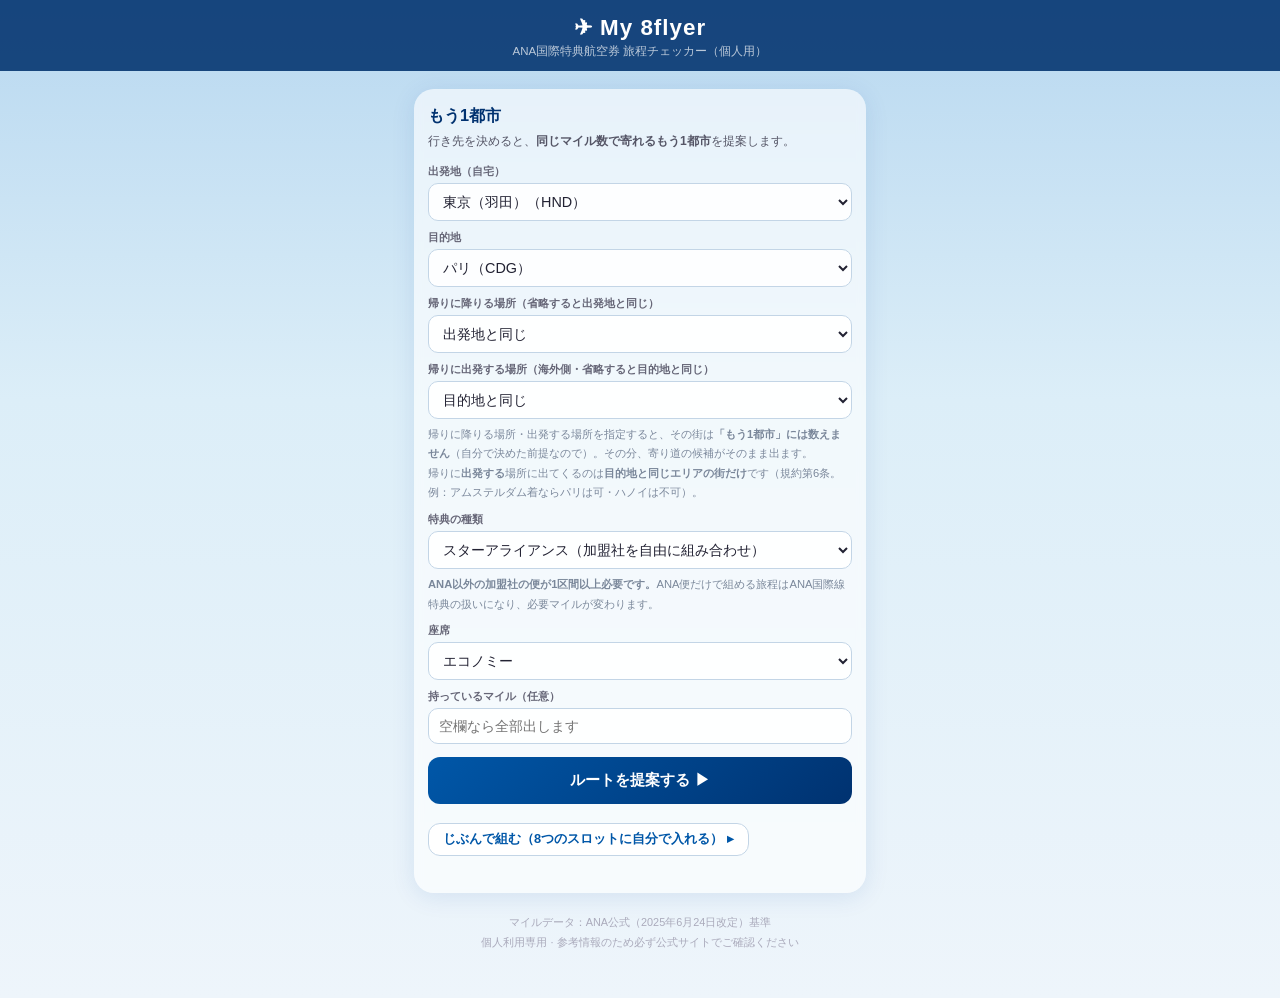
<file: index.html>
<!DOCTYPE html>
<html lang="ja">
<head>
  <meta charset="UTF-8">
  <meta name="viewport" content="width=device-width, initial-scale=1.0">
  <title>My 8flyer</title>
  <style>
    * { box-sizing: border-box; margin: 0; padding: 0; }
    /* ★ hidden は display 指定に負ける（.pp-form が display:flex のため
       「さがす」画面が消えなかった）。属性を最優先にする */
    [hidden] { display: none !important; }

    body {
      font-family: 'Helvetica Neue', Arial, sans-serif;
      background: linear-gradient(180deg, #b8d8f0 0%, #dceef8 40%, #eef5fb 100%);
      min-height: 100vh;
      color: #333;
    }

    header {
      background: rgba(0,50,110,0.88);
      color: white;
      padding: 14px 20px 12px;
      text-align: center;
    }
    header h1 { font-size: 1.4rem; font-weight: bold; letter-spacing: 1px; }
    header p  { font-size: 0.72rem; opacity: 0.7; margin-top: 3px; }

    .container {
      max-width: 480px;
      margin: 0 auto;
      padding: 18px 14px 40px;
    }

    /* ===== 飛行機セクション ===== */
    .plane-section {
      background: rgba(255,255,255,0.5);
      border-radius: 20px;
      padding: 14px 10px 18px;
      box-shadow: 0 4px 24px rgba(0,70,160,0.1);
      margin-bottom: 14px;
      backdrop-filter: blur(4px);
      position: relative;
    }
    .transit-counter {
      background: rgba(255,255,255,0.82);
      border-radius: 10px;
      padding: 5px 9px;
      font-size: 0.68rem;
      color: #445;
      line-height: 1.7;
      box-shadow: 0 1px 6px rgba(0,40,100,0.08);
      min-width: 80px;
      flex-shrink: 0;
    }
    .transit-counter .tc-dir {
      font-weight: bold;
      font-size: 0.7rem;
      color: #336;
      margin-bottom: 1px;
    }
    .transit-counter .tc-row {
      display: flex;
      justify-content: space-between;
      gap: 6px;
    }
    .transit-counter .tc-over  { color: #c53030; font-weight: bold; }
    .transit-counter .tc-ok    { color: #276749; }
    .plane-header {
      display: flex;
      align-items: center;
      gap: 8px;
      margin-bottom: 8px;
    }
    .plane-hint {
      text-align: center;
      font-size: 0.72rem;
      color: #6688aa;
      margin: 0;
      flex: 1;
    }
    #plane-svg {
      width: 100%;
      max-width: 380px;
      display: block;
      margin: 0 auto;
      overflow: visible;
    }
    .city-node { cursor: pointer; }
    .city-node:hover .node-circle { filter: brightness(1.15); }

    /* ===== 凡例 ===== */
    .legend {
      display: flex;
      justify-content: center;
      gap: 14px;
      flex-wrap: wrap;
      margin-top: 10px;
      font-size: 0.68rem;
      color: #557;
    }
    .legend-item { display: flex; align-items: center; gap: 4px; }
    .legend-dot  { width: 10px; height: 10px; border-radius: 50%; display: inline-block; }

    /* ===== ボタン ===== */
    .btn-validate {
      width: 100%;
      background: linear-gradient(135deg, #0057a8, #003270);
      color: white;
      border: none;
      border-radius: 12px;
      padding: 14px;
      font-size: 1rem;
      font-weight: bold;
      cursor: pointer;
      margin-bottom: 14px;
      box-shadow: 0 4px 12px rgba(0,50,150,0.2);
    }
    .btn-ana-bridge {
      width: 100%;
      background: linear-gradient(135deg, #ff8a3d, #ff6b35);
      color: white;
      border: none;
      border-radius: 12px;
      padding: 12px;
      font-size: 0.95rem;
      font-weight: bold;
      cursor: pointer;
      margin-bottom: 14px;
      box-shadow: 0 4px 12px rgba(255,107,53,0.25);
    }
    .btn-ana-bridge[disabled] {
      background: #ccc;
      cursor: not-allowed;
      box-shadow: none;
    }
    /* つながる便の組み合わせ（区間ごとのリストの上乗せ） */
    .cb-head { font-size: 0.82rem; font-weight: bold; color: #123; margin: 4px 0 10px; }
    .cb-head .cb-sub { display: block; font-size: 0.68rem; color: #7a879a; font-weight: normal;
                       margin-top: 2px; }
    .cb-dir { margin-bottom: 14px; }
    .cb-dir-h { font-size: 0.75rem; color: #556; margin-bottom: 6px; }
    .cb-dir-h span { color: #7a879a; }
    .cb-dir-h .cb-count { float: right; font-size: 0.68rem; }
    .cb-card { border: 1px solid #cfe0d6; border-radius: 12px; background: #f4faf7;
               padding: 10px 12px; margin-bottom: 8px; }
    .cb-card.soft { border-color: #e8cea0; background: #fdf8ef; }
    .cb-card-h { display: flex; justify-content: space-between; align-items: baseline;
                 gap: 8px; margin-bottom: 7px; }
    .cb-kind { font-size: 0.78rem; font-weight: bold; color: #14614a; }
    .cb-card.soft .cb-kind { color: #8a5a00; }
    .cb-total { font-size: 0.7rem; color: #7a879a; font-variant-numeric: tabular-nums; }
    .cb-seg { display: flex; gap: 8px; align-items: baseline; flex-wrap: wrap;
              font-size: 0.72rem; padding: 3px 0; }
    .cb-seg b { font-family: ui-monospace, Menlo, monospace; color: #123; }
    .cb-tm { color: #556; font-variant-numeric: tabular-nums; }
    .cb-day { font-size: 0.66rem; color: #0057a8; }
    .cb-conn { display: flex; justify-content: space-between; gap: 8px; font-size: 0.68rem;
               color: #7a879a; padding: 2px 0 2px 10px; border-left: 2px solid #dbe4ee;
               margin: 1px 0; }
    .cb-conn.so { color: #8a5a00; border-left-color: #e8cea0; font-weight: bold; }
    .cb-conn.ng { color: #a55; border-left-color: #e8b4b4; }
    .cb-use { width: 100%; margin-top: 8px; padding: 7px; border-radius: 9px; cursor: pointer;
              border: 1px solid #a8c9b8; background: #fff; color: #14614a;
              font-size: 0.72rem; font-weight: bold; }
    .cb-none { font-size: 0.72rem; color: #7a879a; margin: 0 0 8px; line-height: 1.7; }
    .cb-foot { font-size: 0.66rem; color: #7a879a; line-height: 1.75; margin: 4px 0 10px; }

    .ana-dates { margin: 14px 0 8px; padding: 12px; border: 1px solid #dbe4ee;
                 border-radius: 12px; background: #f7fafd; }
    .ana-dates-h { font-size: 0.8rem; font-weight: bold; color: #234; margin-bottom: 8px; }
    .ana-dates-row { display: flex; gap: 10px; flex-wrap: wrap; }
    .ana-date-f { flex: 1 1 160px; display: flex; flex-direction: column; gap: 4px; }
    .ana-date-f span { font-size: 0.72rem; color: #556; }
    .ana-date-f input { padding: 8px; border: 1px solid #c3d5e6; border-radius: 8px;
                        font-size: 0.85rem; background: #fff; }
    .ana-dates-note { font-size: 0.68rem; color: #7a879a; line-height: 1.7; margin: 8px 0 0; }
    .ana-dates-note.warn { color: #a33; }
    .ana-pick { margin-top: 10px; }
    .ana-pick-t { font-size: 0.72rem; color: #556; margin-bottom: 4px; }
    .ana-pick-row { display: flex; flex-wrap: wrap; gap: 4px; }
    .ana-pick-row button { font-size: 0.7rem; padding: 3px 7px; border-radius: 6px;
      background: #e4f4ec; color: #14614a; border: 1px solid #bfe0d1; cursor: pointer;
      font-variant-numeric: tabular-nums; }
    .ana-pick-row button:hover { background: #d3ece0; }
    .ana-pick details summary { font-size: 0.7rem; color: #0057a8; cursor: pointer; margin-top: 4px; }
    .btn-ana-bridge-hint {
      font-size: 0.72rem;
      color: #888;
      margin: -10px 0 14px 0;
      text-align: center;
    }

    /* ===== カード ===== */
    .card {
      background: white;
      border-radius: 14px;
      padding: 18px;
      margin-bottom: 14px;
      box-shadow: 0 2px 10px rgba(0,0,0,0.07);
    }
    .card-title {
      font-size: 0.73rem;
      font-weight: bold;
      color: #99a;
      text-transform: uppercase;
      letter-spacing: 0.8px;
      margin-bottom: 14px;
    }
    .result-route {
      background: #f4f8fc;
      border-radius: 9px;
      padding: 12px 14px;
      margin-bottom: 12px;
      line-height: 2.1;
      font-size: 0.87rem;
    }
    .check-item {
      display: flex;
      gap: 8px;
      padding: 8px 0;
      border-bottom: 1px solid #f0f2f6;
      font-size: 0.87rem;
      line-height: 1.5;
      align-items: flex-start;
    }
    .check-item:last-child { border-bottom: none; }
    .check-ok   { color: #276749; }
    .check-ng   { color: #c53030; }
    .check-warn { color: #975a16; }
    .check-info { color: #2b6cb0; font-weight: bold; }
    .mile-info {
      background: #eef5ff;
      border-radius: 10px;
      padding: 14px;
      margin-top: 12px;
    }
    .zone-badge {
      display: inline-block;
      background: #0057a8;
      color: white;
      border-radius: 5px;
      padding: 2px 9px;
      font-size: 0.75rem;
      font-weight: bold;
      margin-bottom: 6px;
    }
    .mile-row {
      display: flex;
      justify-content: space-between;
      padding: 4px 0;
      border-bottom: 1px solid #d8e8f8;
      font-size: 0.86rem;
    }
    .mile-row:last-of-type { border-bottom: none; }
    .mile-row .val { font-weight: bold; }

    .airline-grid {
      display: grid;
      grid-template-columns: 1fr 1fr;
      gap: 8px;
      font-size: 0.82rem;
      color: #445;
    }

    .hidden { display: none; }

    /* ===== モーダル ===== */
    .modal-overlay {
      position: fixed;
      inset: 0;
      background: rgba(0,20,60,0.5);
      z-index: 300;
      display: flex;
      align-items: flex-end;
    }
    .modal-overlay.hidden { display: none; }
    .modal {
      background: white;
      border-radius: 22px 22px 0 0;
      padding: 20px 20px 36px;
      width: 100%;
      max-height: 80vh;
      overflow-y: auto;
    }
    .modal-handle {
      width: 40px; height: 4px;
      background: #ddd;
      border-radius: 2px;
      margin: 0 auto 16px;
    }
    .modal-title {
      font-size: 1rem;
      font-weight: bold;
      margin-bottom: 14px;
      color: #222;
    }
    .modal select {
      width: 100%;
      padding: 12px;
      border: 1.5px solid #dde3ea;
      border-radius: 10px;
      font-size: 0.94rem;
      margin-bottom: 14px;
      background: #f8f9fb;
      appearance: none;
    }

    /* ストップオーバートグル */
    .surface-row {
      display: flex; align-items: flex-start; gap: 8px; margin: 10px 0 2px;
      padding: 9px 10px; background: #f2f7fb; border: 1px solid #d6e4f0;
      border-radius: 10px; cursor: pointer;
    }
    .surface-row.hidden { display: none; }
    .surface-row input { margin-top: 2px; }
    .surface-row b { font-size: 0.78rem; color: #223; font-weight: bold; }
    .surface-row small { display: block; font-size: 0.68rem; color: #7a879a; line-height: 1.7; margin-top: 3px; }
    .surface-note {
      font-size: 0.72rem; color: #0b5c40; background: #e6f5ee; border-radius: 8px;
      padding: 6px 9px; margin: 6px 10px 0; line-height: 1.7;
    }
    .surface-note.hidden { display: none; }
    .type-row {
      display: flex;
      align-items: center;
      gap: 8px;
      margin-bottom: 14px;
      flex-wrap: wrap;
    }
    .type-label {
      font-size: 0.82rem;
      color: #555;
      white-space: nowrap;
    }
    .type-btn {
      flex: 1;
      padding: 9px 8px;
      border: 2px solid #dde3ea;
      border-radius: 9px;
      background: white;
      font-size: 0.8rem;
      cursor: pointer;
      white-space: nowrap;
      text-align: center;
      transition: all 0.12s;
    }
    .type-btn.active {
      border-color: #0057a8;
      background: #e4f0ff;
      color: #0057a8;
      font-weight: bold;
    }
    /* 出発地・目的地・帰着地ではトグルをグレーアウト */
    .type-row.disabled {
      opacity: 0.38;
      pointer-events: none;
    }
    .type-row.disabled .type-label::after {
      content: '（乗り換え都市のみ設定可）';
      font-size: 0.7rem;
      color: #999;
    }

    .modal-buttons {
      display: flex;
      gap: 10px;
    }
    .btn-clear {
      flex: 1;
      background: #fee2e2;
      color: #c53030;
      border: none;
      border-radius: 10px;
      padding: 12px;
      font-size: 0.9rem;
      font-weight: bold;
      cursor: pointer;
    }
    .btn-close {
      flex: 1;
      background: #f0f2f5;
      color: #555;
      border: none;
      border-radius: 10px;
      padding: 12px;
      font-size: 0.9rem;
      font-weight: bold;
      cursor: pointer;
    }

    footer {
      text-align: center;
      color: #aab;
      font-size: 0.68rem;
      padding: 6px 0;
      line-height: 1.8;
    }

    /* ===== 設定パネル ===== */
    .settings-panel {
      background: rgba(255,255,255,0.65);
      border-radius: 14px;
      padding: 12px 16px;
      margin-bottom: 14px;
      box-shadow: 0 2px 8px rgba(0,50,150,0.07);
      backdrop-filter: blur(4px);
    }
    .settings-toggle {
      display: flex;
      justify-content: space-between;
      align-items: center;
      cursor: pointer;
      user-select: none;
      font-size: 0.82rem;
      font-weight: bold;
      color: #556;
    }
    .settings-body {
      margin-top: 14px;
      display: flex;
      flex-direction: column;
      gap: 12px;
    }
    .mode-options { display: flex; flex-direction: column; gap: 8px; }
    .mode-option {
      display: flex;
      align-items: center;
      gap: 8px;
      font-size: 0.85rem;
      color: #445;
      cursor: pointer;
    }
    .mode-option input[type="radio"] { accent-color: #0057a8; width: 16px; height: 16px; }
    .settings-field {
      display: flex;
      align-items: center;
      gap: 8px;
      flex-wrap: wrap;
    }
    .settings-field-label {
      font-size: 0.76rem;
      color: #667;
      min-width: 100px;
      flex-shrink: 0;
    }
    .token-input {
      flex: 1;
      min-width: 0;
      padding: 9px 12px;
      border: 1.5px solid #dde3ea;
      border-radius: 9px;
      font-size: 0.83rem;
      background: #f8f9fb;
    }
    .btn-token-save {
      padding: 9px 14px;
      background: #0057a8;
      color: white;
      border: none;
      border-radius: 9px;
      font-size: 0.8rem;
      font-weight: bold;
      cursor: pointer;
      white-space: nowrap;
      flex-shrink: 0;
    }
    .settings-status { font-size: 0.78rem; color: #38a169; min-height: 1.2em; }
    .settings-status.warn { color: #d97706; }
    .settings-divider { border: none; border-top: 1px solid #e8eaf0; margin: 4px 0; }
    .default-select {
      flex: 1;
      padding: 9px 10px;
      border: 1.5px solid #dde3ea;
      border-radius: 9px;
      font-size: 0.83rem;
      background: #f8f9fb;
    }

    /* ===== フライト確認カード ===== */
    .leg-block {
      background: #f4f8fc;
      border-radius: 10px;
      padding: 12px 14px;
      margin-bottom: 10px;
    }
    .leg-header {
      font-size: 0.87rem;
      font-weight: bold;
      color: #334;
      margin-bottom: 8px;
    }
    /* グループ集約表示用 */
    .leg-block-grouped { border-left: 3px solid #6b8db5; }
    .group-summary {
      font-size: 0.78rem;
      color: #667;
      margin-top: -4px;
      margin-bottom: 8px;
    }
    .leg-sub {
      padding: 6px 10px;
      margin: 4px 0;
      background: rgba(255,255,255,0.5);
      border-radius: 6px;
    }
    .leg-sub-header {
      font-size: 0.78rem;
      color: #555;
      margin-bottom: 4px;
    }
    .check-muted {
      color: #888;
      font-size: 0.8rem;
    }
    .flight-row {
      display: flex;
      flex-direction: column;
      gap: 3px;
      font-size: 0.84rem;
      color: #445;
      margin-bottom: 4px;
    }
    .flight-time { font-weight: bold; color: #0057a8; margin-left: 18px; }
    .gf-link { font-size: 0.72rem; font-weight: normal; color: #1a73e8; text-decoration: none; margin-left: 8px; white-space: nowrap; }

    /* ===== 実便（S-4・data/flights.json）===== */
    .rf-head {
      font-size: 0.72rem; color: #667; margin: 8px 0 4px;
      border-top: 1px solid #dde5ee; padding-top: 6px;
    }
    .rf-row {
      display: flex; gap: 10px; align-items: baseline;
      font-size: 0.82rem; padding: 2px 0;
    }
    .rf-no   { font-weight: bold; color: #334; min-width: 4.2em; font-variant-numeric: tabular-nums; }
    .rf-time { color: #445; font-variant-numeric: tabular-nums; white-space: nowrap; }
    .rf-days { font-size: 0.74rem; color: #778; margin-left: auto; white-space: nowrap; }
    .rf-note { font-size: 0.72rem; color: #889; margin-top: 4px; }
    .rf-warn {
      font-size: 0.78rem; color: #8a5a00; background: #fff8e6;
      border-radius: 6px; padding: 6px 8px; margin-top: 8px;
    }
    .gf-link:hover { text-decoration: underline; }
    .star-badge {
      display: inline-block;
      background: #ffd700;
      color: #664d00;
      border-radius: 4px;
      padding: 1px 5px;
      font-size: 0.68rem;
      font-weight: bold;
      margin-left: 5px;
      vertical-align: middle;
    }
    .conn-badge {
      display: inline-block;
      background: #c6f6d5;
      color: #22543d;
      border-radius: 4px;
      padding: 1px 5px;
      font-size: 0.68rem;
      font-weight: bold;
      margin-left: 5px;
      vertical-align: middle;
    }
    .partner-badge {
      display: inline-block;
      background: #bee3f8;
      color: #2a4365;
      border-radius: 4px;
      padding: 1px 5px;
      font-size: 0.68rem;
      font-weight: bold;
      margin-left: 5px;
      vertical-align: middle;
    }
    .partner-note {
      font-size: 0.73rem;
      color: #2b6cb0;
      background: #ebf8ff;
      border-left: 3px solid #63b3ed;
      padding: 5px 8px;
      margin-top: 6px;
      border-radius: 0 4px 4px 0;
    }
    .mock-note { font-size: 0.7rem; color: #d97706; margin-left: 5px; }
    .connection-block {
      margin-top: 12px;
      padding-top: 12px;
      border-top: 1px solid #d8e8f0;
    }
    .connection-row {
      display: flex;
      gap: 8px;
      padding: 5px 0;
      font-size: 0.83rem;
      align-items: flex-start;
    }
    .flight-actions { display: flex; gap: 10px; margin-top: 14px; }
    .btn-refresh {
      flex: 1;
      padding: 11px;
      background: #e4f0ff;
      color: #0057a8;
      border: none;
      border-radius: 10px;
      font-size: 0.84rem;
      font-weight: bold;
      cursor: pointer;
    }
    .btn-save-route {
      flex: 1;
      padding: 11px;
      background: #e6ffed;
      color: #276749;
      border: none;
      border-radius: 10px;
      font-size: 0.84rem;
      font-weight: bold;
      cursor: pointer;
    }
    .flight-loading {
      text-align: center;
      padding: 20px;
      color: #99a;
      font-size: 0.87rem;
    }

    /* ===== 保存ルートカード ===== */
    .saved-count { font-size: 0.72rem; color: #aab; margin-bottom: 10px; }
    .saved-route-item {
      display: flex;
      align-items: center;
      gap: 8px;
      padding: 10px 0;
      border-bottom: 1px solid #f0f2f6;
    }
    .saved-route-item:last-child { border-bottom: none; }
    .saved-route-info { flex: 1; min-width: 0; }
    .saved-route-name {
      font-size: 0.85rem;
      font-weight: bold;
      color: #334;
      white-space: nowrap;
      overflow: hidden;
      text-overflow: ellipsis;
    }
    .saved-route-date { font-size: 0.71rem; color: #aab; margin-top: 2px; }
    .btn-load-route {
      padding: 6px 11px;
      background: #0057a8;
      color: white;
      border: none;
      border-radius: 7px;
      font-size: 0.77rem;
      font-weight: bold;
      cursor: pointer;
      flex-shrink: 0;
    }
    .btn-del-route {
      padding: 6px 10px;
      background: #fee2e2;
      color: #c53030;
      border: none;
      border-radius: 7px;
      font-size: 0.77rem;
      cursor: pointer;
      flex-shrink: 0;
    }
    .btn-edit-route {
      padding: 6px 10px;
      background: #f0f2f5;
      color: #555;
      border: none;
      border-radius: 7px;
      font-size: 0.77rem;
      cursor: pointer;
      flex-shrink: 0;
    }
    .saved-route-comment {
      font-size: 0.72rem;
      color: #778;
      margin-top: 3px;
      white-space: nowrap;
      overflow: hidden;
      text-overflow: ellipsis;
    }

    /* ===== 編集モーダル ===== */
    .edit-modal-overlay {
      position: fixed;
      inset: 0;
      background: rgba(0,20,60,0.45);
      z-index: 400;
      display: flex;
      align-items: center;
      justify-content: center;
      padding: 20px;
    }
    .edit-modal-overlay.hidden { display: none; }
    .edit-modal {
      background: white;
      border-radius: 18px;
      padding: 24px 20px 20px;
      width: 100%;
      max-width: 400px;
      box-shadow: 0 8px 32px rgba(0,0,0,0.18);
    }
    .edit-modal-title {
      font-size: 1rem;
      font-weight: bold;
      color: #222;
      margin-bottom: 16px;
    }
    .edit-field-label {
      font-size: 0.78rem;
      color: #667;
      margin-bottom: 5px;
      display: block;
    }
    .edit-text-input {
      width: 100%;
      padding: 10px 12px;
      border: 1.5px solid #dde3ea;
      border-radius: 9px;
      font-size: 0.9rem;
      background: #f8f9fb;
      margin-bottom: 12px;
      box-sizing: border-box;
    }
    .edit-textarea {
      width: 100%;
      padding: 10px 12px;
      border: 1.5px solid #dde3ea;
      border-radius: 9px;
      font-size: 0.87rem;
      background: #f8f9fb;
      margin-bottom: 16px;
      box-sizing: border-box;
      resize: vertical;
      min-height: 72px;
      font-family: inherit;
    }
    .edit-modal-buttons { display: flex; gap: 10px; }
    .btn-edit-save {
      flex: 1;
      padding: 12px;
      background: linear-gradient(135deg, #0057a8, #003270);
      color: white;
      border: none;
      border-radius: 10px;
      font-size: 0.9rem;
      font-weight: bold;
      cursor: pointer;
    }
    .btn-edit-cancel {
      flex: 1;
      padding: 12px;
      background: #f0f2f5;
      color: #555;
      border: none;
      border-radius: 10px;
      font-size: 0.9rem;
      cursor: pointer;
    }

    /* ═══ もう1都市の提案（S1〜S3・S-5 2026-09-07）═══ */
    .pp {
      background: rgba(255,255,255,0.62);
      border-radius: 20px;
      padding: 16px 14px 18px;
      box-shadow: 0 4px 24px rgba(0,70,160,0.1);
      margin-bottom: 14px;
      backdrop-filter: blur(4px);
    }
    .pp-head h2 { font-size: 1.02rem; color: #003270; font-weight: bold; }
    .pp-head p  { font-size: 0.76rem; color: #556; line-height: 1.7; margin-top: 4px; }
    .pp-form { display: flex; flex-direction: column; gap: 9px; margin-top: 12px; }
    .pp-field { display: flex; flex-direction: column; gap: 4px; }
    .pp-field > span { font-size: 0.7rem; color: #667; font-weight: bold; }
    .pp-sel {
      width: 100%; padding: 9px 10px; font-size: 0.9rem; color: #223;
      background: rgba(255,255,255,0.9); border: 1px solid #c3d5e6;
      border-radius: 10px; font-family: inherit;
    }
    .pp-go {
      width: 100%; background: linear-gradient(135deg, #0057a8, #003270); color: #fff;
      border: none; border-radius: 12px; padding: 13px; font-size: 0.95rem;
      font-weight: bold; cursor: pointer; margin-top: 4px;
    }
    .pp-go:disabled { opacity: .55; cursor: default; }
    .pp-ghost {
      width: 100%; background: rgba(255,255,255,0.9); color: #0057a8;
      border: 1px solid #c3d5e6; border-radius: 12px; padding: 11px;
      font-size: 0.86rem; font-weight: bold; cursor: pointer;
    }
    .pp-msg { font-size: 0.76rem; color: #a33; line-height: 1.7; }
    .pp-hint { font-size: 0.7rem; color: #7a879a; line-height: 1.75; margin-top: -3px; }
    .pp-back { margin: 2px 0 10px; display: flex; gap: 8px; flex-wrap: wrap; }
    .pp-back .pp-ghost { width: auto; padding: 7px 14px; font-size: 0.8rem; }
    .pp-msg.wait { color: #556; }

    .pp-cond {
      display: flex; align-items: center; gap: 6px; flex-wrap: wrap;
      font-size: 0.7rem; color: #778; margin: 12px 0 10px;
    }
    .pp-pick {
      background: rgba(255,255,255,0.92); border: 1px solid #c3d5e6; border-radius: 999px;
      padding: 4px 11px; font-size: 0.74rem; font-weight: bold; color: #223;
      cursor: pointer; font-family: inherit;
    }
    .pp-pick.dim { color: #778; font-weight: normal; }
    .pp-base {
      background: rgba(255,255,255,0.88); border-radius: 12px; padding: 11px 12px;
      font-size: 0.78rem; color: #445; line-height: 1.8;
    }
    .pp-base b { font-size: 1.24rem; color: #003270; letter-spacing: .3px; }
    .pp-gain {
      display: flex; align-items: baseline; justify-content: space-between;
      margin: 14px 2px 8px;
    }
    .pp-gain h3 { font-size: 0.86rem; color: #003270; font-weight: bold; }
    /* マイル数は途中で折り返さない（「62,000 マイ／ル」と割れて読めなくなる） */
    .pp-gain span { font-size: 0.74rem; color: #667; white-space: nowrap; margin-left: 10px; }
    .pp-list { list-style: none; border: 1px solid #cfe0ee; border-radius: 12px; overflow: hidden; }
    .pp-list li + li { border-top: 1px solid #e3edf5; }
    .pp-city {
      display: grid; grid-template-columns: 1fr auto auto; gap: 9px; align-items: center;
      width: 100%; text-align: left; background: rgba(255,255,255,0.9); border: 0;
      padding: 10px 12px; font-family: inherit; font-size: 0.88rem; color: #223; cursor: pointer;
    }
    .pp-city.on { background: #eaf3fb; }
    .pp-city .sub { display: block; font-size: 0.68rem; color: #7a879a; margin-top: 2px; }
    /* 提携1社の案は、どの社の案かを都市名の横に出す（社が分からない一覧を見せない） */
    .pp-airline-tag { font-size: 0.66rem; color: #0b5a8a; background: #e6f1f8;
                      border-radius: 999px; padding: 1px 7px; margin-left: 6px; white-space: nowrap; }
    .pp-city .km  { font-size: 0.74rem; color: #556; font-variant-numeric: tabular-nums; }
    .pp-ways { background: #f4f9fd; border-top: 1px solid #e3edf5; }
    .pp-way {
      display: grid; grid-template-columns: 20px 1fr auto; gap: 9px; align-items: center;
      width: 100%; text-align: left; background: transparent; border: 0;
      padding: 9px 12px 9px 16px; font-family: inherit; color: #223; cursor: pointer;
      border-left: 3px solid transparent;
    }
    .pp-way + .pp-way { border-top: 1px solid #e7f0f7; }
    .pp-way.on { background: rgba(255,255,255,0.95); border-left-color: #0057a8; }
    .pp-way.home.on { border-left-color: #0b7a52; }
    .pp-way .wt { font-size: 0.78rem; font-weight: bold; line-height: 1.5; }
    .pp-way .wd { display: block; font-size: 0.68rem; color: #7a879a; font-weight: normal; }
    .pp-way .km { font-size: 0.72rem; color: #556; font-variant-numeric: tabular-nums; }
    .pp-foot { font-size: 0.7rem; color: #7a879a; line-height: 1.7; margin-top: 8px; }
    .pp-cal-note { display: block; margin-top: 4px; }
    /* 画面トップの「往路復路の日程を検索」。候補一覧より先に目に入る位置に置く */
    .pp-cal-bar { display: flex; flex-direction: column; gap: 4px; margin: 10px 0 4px; }
    .pp-cal-go {
      width: 100%; background: linear-gradient(135deg, #0b6b4f, #084d39); color: #fff;
      border: none; border-radius: 12px; padding: 11px 13px; font-size: 0.82rem;
      font-weight: bold; cursor: pointer; line-height: 1.45; text-align: left;
    }
    .pp-cal-go:disabled { background: #cfd8e2; color: #f7fafd; cursor: default; }
    .pp-cal-when { font-size: 0.7rem; color: #7a879a; }
    .pp-cal-why { font-size: 0.7rem; color: #8a5a00; line-height: 1.6; }
    /* 旅程の詳細に出す「空いている日」 */
    .pp-dates { margin: 12px 0 6px; padding: 12px; border: 1px solid #dbe4ee;
                border-radius: 12px; background: #f7fafd; }
    .pp-dates-h { font-size: 0.8rem; font-weight: bold; color: #234; margin-bottom: 8px; }
    .pp-date-side + .pp-date-side { margin-top: 12px; padding-top: 12px; border-top: 1px dashed #d3dde8; }
    .pp-date-t { font-size: 0.76rem; color: #556; margin-bottom: 6px; }
    .pp-date-t b { color: #123; }
    .pp-date-n { color: #1f6f4a; font-weight: bold; margin-left: 6px; }
    .pp-date-row { display: flex; flex-wrap: wrap; gap: 4px; }
    .pp-date { font-size: 0.7rem; padding: 3px 7px; border-radius: 6px; background: #e4f4ec;
               color: #14614a; border: 1px solid #bfe0d1; font-variant-numeric: tabular-nums; }
    .pp-date-row.wait .pp-date { background: #fdf3e0; color: #8a5a00; border-color: #e8ceA0; }
    .pp-date-more { margin-top: 6px; }
    .pp-date-more summary { font-size: 0.72rem; color: #0057a8; cursor: pointer; }
    .pp-date-more .pp-date-row { margin-top: 6px; }
    .pp-dates-none { font-size: 0.72rem; color: #7a879a; margin: 0; line-height: 1.7; }
    .pp-dates-foot { font-size: 0.68rem; color: #7a879a; line-height: 1.7; margin: 10px 0 0; }
    .pp-seat { color: #1f6f4a; font-weight: 700; }
    .pp-seat.partial { color: #8a6d1f; font-weight: 500; }
    /* 曜日（REQ-104〜106）。実便の運航曜日であって、特典の空席ではない */
    .pp-wd { font-size: 0.68rem; color: #1f6f4a; font-weight: 700; white-space: nowrap; }
    .pp-wd.unsure { color: #8a6d1f; font-weight: 500; }
    .pp-wd.none   { color: #a3352f; font-weight: 700; }
    .pp-wday { display: flex; align-items: center; gap: 6px; flex-wrap: wrap; margin: 10px 0 2px; }
    .pp-wday label { font-size: 0.72rem; color: #566; }
    .pp-wday select {
      font-size: 0.72rem; padding: 4px 8px; border-radius: 8px;
      border: 1px solid #cdd6e0; background: #fff; color: #334; font-family: inherit;
    }
    .pp-wday .hit { font-size: 0.7rem; color: #7a879a; }
    .pp-sort { display: flex; gap: 6px; margin: 10px 0 2px; }
    .pp-sort-btn {
      font-size: 0.72rem; padding: 5px 11px; border-radius: 999px; cursor: pointer;
      border: 1px solid #cdd6e0; background: #fff; color: #566; font-family: inherit;
    }
    .pp-sort-btn.on { border-color: #1f6f4a; background: #eaf5ef; color: #1f6f4a; font-weight: 700; }
    .pp-more { width: 100%; background: transparent; border: 0; padding: 10px;
               font-size: 0.76rem; color: #0057a8; cursor: pointer; font-family: inherit; }

    .pp-note {
      font-size: 0.76rem; color: #0b5c40; background: #e6f5ee; border-radius: 10px;
      padding: 9px 11px; line-height: 1.75; margin-bottom: 10px;
    }
    .pp-note.plain { color: #445; background: rgba(255,255,255,0.88); }
    .pp-legs { border: 1px solid #cfe0ee; border-radius: 12px; overflow: hidden; }
    .pp-leg {
      display: grid; grid-template-columns: 76px 1fr; gap: 10px; align-items: center;
      padding: 9px 12px; font-size: 0.8rem; background: rgba(255,255,255,0.9);
    }
    .pp-leg + .pp-leg { border-top: 1px solid #e3edf5; }
    .pp-leg .pair { font-size: 0.72rem; font-weight: bold; color: #556; letter-spacing: .5px; }
    .pp-leg .who  { display: block; font-size: 0.68rem; color: #7a879a; }
    .pp-leg.so { background: #e6f5ee; }
    .pp-leg.so .who { color: #0b7a52; font-weight: bold; }
    .pp-kinds { display: flex; flex-direction: column; gap: 5px; margin: 10px 0; }
    .pp-kind { font-size: 0.74rem; color: #556; line-height: 1.6; }
    .pp-kind b { color: #223; }
    .pp-kind-warn { color: #8a5a00; background: #fff6e5; border-radius: 8px; padding: 7px 9px; line-height: 1.7; }
    /* いま選んでいる特典の目印と、成立する提携社の名前 */
    .pp-kind-now { font-size: 0.64rem; color: #0b5a8a; background: #e6f1f8;
                   border-radius: 999px; padding: 1px 7px; margin-left: 4px; white-space: nowrap; }
    .pp-kind-who { color: #0b7a52; }
    .pp-warn { font-size: 0.68rem; color: #8a5a00; background: #fff1d6; border-radius: 999px;
               padding: 1px 6px; margin-left: 4px; white-space: nowrap; }
    .pp-actions { display: flex; flex-direction: column; gap: 8px; margin-top: 12px; }
  </style>
</head>
<!-- onclick="void(0)" はiOS SafariでSVG要素のタップを有効にする定番修正 -->
<body onclick="void(0);">

<header>
  <h1>✈ My 8flyer</h1>
  <p>ANA国際特典航空券 旅程チェッカー（個人用）</p>
</header>

<div class="container">

  <!-- ══════════════════════════════════════════════════════════════
       S1〜S3：もう1都市の提案（S-5・2026-09-07）
       同じマイル数で、目的地に加えてもう1都市に降りられる案を出す。
       判定は src/rules-core.js、必要マイルは src/miles-core.js、
       候補づくりは src/proposer.js が行う。ここには規約値を書かない。
       ══════════════════════════════════════════════════════════════ -->
  <section class="pp" id="pp">
    <div class="pp-head">
      <h2>もう1都市</h2>
      <p>行き先を決めると、<b>同じマイル数で寄れるもう1都市</b>を提案します。</p>
    </div>

    <!-- S1 さがす -->
    <div class="pp-form" id="pp-s1">
      <label class="pp-field">
        <span>出発地（自宅）</span>
        <select id="pp-origin" class="pp-sel"></select>
      </label>
      <label class="pp-field">
        <span>目的地</span>
        <select id="pp-dest" class="pp-sel" onchange="ppDestChange()"></select>
      </label>
      <label class="pp-field">
        <span>帰りに降りる場所（省略すると出発地と同じ）</span>
        <select id="pp-arrival" class="pp-sel"></select>
      </label>
      <!-- ★帰りに出発する場所（オープンジョー・2026-09-21 新設）。
           選択肢は目的地と同じエリアだけに絞る＝第6条で組めない街を選ばせないため -->
      <label class="pp-field">
        <span>帰りに出発する場所（海外側・省略すると目的地と同じ）</span>
        <select id="pp-return-dep" class="pp-sel"><option value="">目的地と同じ</option></select>
      </label>
      <p class="pp-hint">帰りに降りる場所・出発する場所を指定すると、その街は<b>「もう1都市」には数えません</b>（自分で決めた前提なので）。その分、寄り道の候補がそのまま出ます。<br>帰りに<b>出発する</b>場所に出てくるのは<b>目的地と同じエリアの街だけ</b>です（規約第6条。例：アムステルダム着ならパリは可・ハノイは不可）。</p>
      <!-- ★特典の種類は3つ。スターアライアンスと提携航空会社は**混ぜられない別の特典**で、
           提携社は1社だけで全区間を組む必要がある。1つの「提携航空会社特典」にまとめていた
           ときは、候補を畳む段で遠回りでないスタアラ便が必ず代表になり、提携1社の案が
           一覧から消えていた（2026-09-19 分割）。用語は「じぶんで組む」側の判定と同じ -->
      <label class="pp-field">
        <span>特典の種類</span>
        <select id="pp-award" class="pp-sel" onchange="ppAwardChange()">
          <option value="star">スターアライアンス（加盟社を自由に組み合わせ）</option>
          <option value="partner">提携航空会社（1社だけで組む）</option>
          <option value="ana">ANA便のみ</option>
        </select>
      </label>
      <!-- ★説明は「特典の種類」の直下に置く。航空会社の欄を挟んで下に出すと、
           どちらの欄の説明なのか読み取れない -->
      <p class="pp-hint" id="pp-award-hint"></p>
      <!-- ラベルに「この1社で組みます」と書くと、既定の「すべての提携社から探す」を
           選んでいるときに欄の中身と食い違う。条件は上の説明側で言う -->
      <label class="pp-field" id="pp-airline-field" hidden>
        <span>航空会社</span>
        <select id="pp-airline" class="pp-sel"></select>
      </label>
      <label class="pp-field">
        <span>座席</span>
        <select id="pp-cabin" class="pp-sel">
          <option value="eco">エコノミー</option>
          <option value="biz">ビジネス</option>
        </select>
      </label>
      <label class="pp-field">
        <span>持っているマイル（任意）</span>
        <input id="pp-miles" class="pp-sel" type="number" inputmode="numeric" placeholder="空欄なら全部出します">
      </label>
      <button class="pp-go" id="pp-go" onclick="ppSearch()">ルートを提案する ▶</button>
      <!-- ★「じぶんで組む」への入口（2026-09-20）。
           上のヒントがここへ行くよう案内しているのに、この画面にはボタンが無く、
           実際には 候補 → 旅程 →「読み込む」の3手を踏まないと到達できなかった -->
      <div class="pp-back" style="margin-top:10px">
        <button class="pp-ghost" onclick="ppGo('editor')">じぶんで組む（8つのスロットに自分で入れる） ▸</button>
      </div>
      <div class="pp-msg" id="pp-msg"></div>
    </div>

    <!-- S2 候補 -->
    <div id="pp-s2" hidden>
      <div class="pp-cond">
        <span>条件</span>
        <button class="pp-pick" id="pp-cond-origin" onclick="ppEditCondition()">出発地 —</button>
        <button class="pp-pick dim" id="pp-cond-award" onclick="ppEditCondition()">—</button>
        <button class="pp-pick dim" id="pp-cond-cabin" onclick="ppEditCondition()">—</button>
        <button class="pp-pick" id="pp-cond-pin" onclick="ppEditCondition()" hidden>—</button>
      </div>
      <div class="pp-cal-bar" id="pp-cal-bar" hidden>
        <button class="pp-cal-go" type="button" id="pp-cal-go" onclick="ppOpenCalendar()">📅 国内↔海外の空いているANA便の往路復路の日程を検索</button>
        <span class="pp-cal-when" id="pp-cal-when"></span>
        <span class="pp-cal-why" id="pp-cal-why" hidden></span>
      </div>
      <div class="pp-back">
        <button class="pp-ghost" onclick="ppGo('s1')">◀ 条件を変える</button>
      </div>
      <div class="pp-base" id="pp-base"></div>
      <div class="pp-gain"><h3>もう1都市</h3><span id="pp-plus"></span></div>
      <div class="pp-sort" id="pp-sort" hidden></div>
      <div class="pp-wday" id="pp-wday" hidden></div>
      <ul class="pp-list" id="pp-list"></ul>
      <p class="pp-foot" id="pp-foot"></p>
    </div>

    <!-- S3 旅程 -->
    <div id="pp-s3" hidden>
      <div class="pp-gain"><h3 id="pp-s3-title">旅程</h3><span id="pp-s3-miles"></span></div>
      <p class="pp-note" id="pp-s3-note"></p>
      <div class="pp-legs" id="pp-legs"></div>
      <div class="pp-dates" id="pp-dates" hidden></div>
      <div class="pp-kinds" id="pp-kinds"></div>
      <div class="pp-actions">
        <button class="pp-go" onclick="ppToEditor()">この旅程を「じぶんで組む」に読み込む ▼</button>
        <button class="pp-ghost" onclick="ppBackToList()">◀ もう1都市の一覧に戻る</button>
      </div>
    </div>
  </section>

  <!-- ══ S4 じぶんで組む（従来の判定UI）。提案の画面とは行き来で切り替える ══ -->
  <div id="pane-editor" hidden>
  <div class="pp-back">
    <button class="pp-ghost" onclick="ppBackFromEditor()">◀ 提案に戻る</button>
    <button class="pp-ghost" onclick="ppFromEditor()">▲ この条件でもう1都市の提案を受ける</button>
  </div>

  <!-- 設定パネル -->
  <div class="settings-panel">
    <div class="settings-toggle" onclick="toggleSettings()">
      <span>⚙ 設定</span>
      <span id="settings-chevron">▼</span>
    </div>
    <div id="settings-body" class="settings-body" style="display:none">
      <!-- ★「特典の種類」（さがす画面・3択・探索の絞り込み）と紛らわしかったので、
           こちらは役割そのもの＝どちらの規約で判定するかを名前にした（2026-09-20） -->
      <div style="font-size:0.72rem;color:#667;font-weight:bold;margin-bottom:6px">どちらの規約で判定するか</div>
      <div class="mode-options">
        <label class="mode-option">
          <input type="radio" name="awardType" value="partner" onchange="onAwardTypeChange()">
          提携航空会社（スターアライアンス含む・全7条）
        </label>
        <label class="mode-option">
          <input type="radio" name="awardType" value="ana" onchange="onAwardTypeChange()">
          ANA便のみ（全5条）
        </label>
      </div>
      <div id="award-type-note" style="font-size:0.7rem;color:#88a;line-height:1.6;margin:-4px 0 10px 4px">
        提携航空会社：途中降機1回・乗換 国内1+海外2/方向、エリア制限あり<br>
        ANA便のみ：日本発SO不可・乗換 国内1/方向のみ<br>
        <span style="color:#667">※「さがす」画面の<b>特典の種類</b>（スターアライアンス／提携航空会社／ANA便のみ）は
        <b>どの航空会社で探すか</b>の指定です。こちらは<b>判定に使う規約</b>の切り替えで、別のものです。</span><br>
        <span style="color:#a55;font-weight:bold">※本ツールは日本発着の旅程専用です。海外発の場合は未対応です。</span>
      </div>
      <hr class="settings-divider">
      <!-- フライト確認の表示設定 -->
      <div style="font-size:0.72rem;color:#667;font-weight:bold;margin-bottom:6px">フライト確認の表示</div>
      <label class="mode-option">
        <input type="checkbox" id="group-primary-toggle" onchange="onGroupPrimaryToggle()" checked>
        グループ空港は代表空港のみ表示（すっきり）
      </label>
      <div style="font-size:0.72rem;color:#889;line-height:1.5">
        東京=HND / 大阪=KIX など代表空港のみ表示します。<br>
        OFFにすると全空港（HND・NRT等）の運航会社を表示します。
      </div>
      <hr class="settings-divider">
      <!-- 保存ルートの端末間同期（任意） -->
      <div style="font-size:0.72rem;color:#667;font-weight:bold;margin-bottom:6px">保存ルートの端末間同期（任意）</div>
      <div style="font-size:0.72rem;color:#889;line-height:1.5;margin-bottom:8px">
        同期トークンを入れると保存ルートを複数端末で共有できます。空欄でもこの端末内では利用できます。
      </div>
      <div class="settings-field" id="token-row">
        <span class="settings-field-label">同期トークン</span>
        <input type="password" id="token-input" class="token-input" placeholder="入力して保存（任意）">
        <button class="btn-token-save" onclick="saveToken()">保存</button>
      </div>
      <div id="settings-status" class="settings-status"></div>
      <div id="conn-test-result" style="font-size:0.76rem;line-height:1.8;white-space:pre-wrap"></div>
      <hr class="settings-divider">
      <!-- デフォルト出発地・帰着地 -->
      <div class="mode-options">
        <label class="mode-option">
          <input type="checkbox" id="default-toggle" onchange="onDefaultToggle()">
          デフォルト出発地・帰着地を設定する
        </label>
      </div>
      <div id="default-fields" style="display:none;flex-direction:column;gap:10px">
        <div class="settings-field">
          <span class="settings-field-label">出発地</span>
          <select id="default-dep-select" class="default-select" onchange="saveDefaultDep()"></select>
        </div>
        <div class="settings-field">
          <span class="settings-field-label">帰着地</span>
          <select id="default-arr-select" class="default-select" onchange="saveDefaultArr()"></select>
        </div>
      </div>
      <hr class="settings-divider">
      <!-- オープンジョー設定 -->
      <div class="mode-options">
        <label class="mode-option">
          <input type="checkbox" id="open-jaw-toggle" onchange="onOpenJawToggle()">
          オープンジョー（往路到着地 ≠ 復路出発地）
        </label>
      </div>
      <div id="open-jaw-fields" style="display:none;flex-direction:column;gap:10px">
        <div style="font-size:0.74rem;color:#667;line-height:1.6">
          往路と復路で折り返し地点が異なる旅程です。<br>
          例: 東京→パリ着 / ミュンヘン発→東京（第6条: 同一<b>エリア</b>必須／異なるゾーンは第7条で1/2合算）
        </div>
        <div class="settings-field">
          <span class="settings-field-label">復路出発地</span>
          <select id="open-jaw-dep-select" class="default-select" onchange="saveOpenJawDep()"></select>
        </div>
      </div>
    </div>
  </div>

  <div class="plane-section">
    <div class="plane-header">
      <div class="transit-counter" id="transit-counter">
        <div class="tc-dir">往路</div>
        <div class="tc-row">
          <span data-cell="dom">国内 <span id="tc-out-dom">0</span>/<span id="tc-out-dom-max">2</span></span>
          <span data-cell="ovs">海外 <span id="tc-out-ovs">0</span>/<span id="tc-out-ovs-max">2</span></span>
        </div>
        <div class="tc-dir" style="margin-top:4px">復路</div>
        <div class="tc-row">
          <span data-cell="dom">国内 <span id="tc-ret-dom">0</span>/<span id="tc-ret-dom-max">2</span></span>
          <span data-cell="ovs">海外 <span id="tc-ret-ovs">0</span>/<span id="tc-ret-ovs-max">2</span></span>
        </div>
      </div>
      <p class="plane-hint">各丸をタップして都市を設定 · <span style="display:inline-flex;align-items:center;justify-content:center;width:14px;height:14px;border-radius:50%;background:#d97706;color:white;font-size:8px;font-weight:bold;vertical-align:middle;">S</span> マークがストップオーバー</p>
      <p class="surface-note hidden" id="surface-note"></p>
    </div>

    <!--
      SVG viewBox: 0 0 320 490
      【翼】縦に広げてドット位置を分散（被り解消）
        左翼: (140,188) (5,298) (140,302)
        右翼: (180,188) (315,298) (180,302)
      【ドット座標】
        目的地:  (160, 50)
        往路①:  (108, 220)  往路②: (42, 278)  往路③: (118, 278)
        復路①:  (212, 220)  復路②: (202, 278)  復路③: (278, 278)
        出発地:  (110, 408)  帰着地: (210, 408)
    -->
    <svg id="plane-svg" viewBox="0 0 320 490" xmlns="http://www.w3.org/2000/svg">
      <defs>
        <linearGradient id="fuseGrad" x1="0" y1="0" x2="1" y2="0">
          <stop offset="0%"   stop-color="#ccd8ec"/>
          <stop offset="45%"  stop-color="#e2ecf8"/>
          <stop offset="100%" stop-color="#c4d4e8"/>
        </linearGradient>
        <linearGradient id="wingGrad" x1="0" y1="0" x2="0" y2="1">
          <stop offset="0%"   stop-color="#bccce0"/>
          <stop offset="100%" stop-color="#a4b8d4"/>
        </linearGradient>
        <filter id="sh">
          <feDropShadow dx="0" dy="3" stdDeviation="5" flood-color="#004" flood-opacity="0.1"/>
        </filter>
      </defs>

      <!-- 左翼（縦に広げて3つのドットを分散） -->
      <polygon points="140,188 5,298 140,302" fill="url(#wingGrad)" filter="url(#sh)"/>
      <!-- 右翼 -->
      <polygon points="180,188 315,298 180,302" fill="url(#wingGrad)" filter="url(#sh)"/>
      <!-- 左尾翼 -->
      <polygon points="140,378 78,422 140,402" fill="url(#wingGrad)"/>
      <!-- 右尾翼 -->
      <polygon points="180,378 242,422 180,402" fill="url(#wingGrad)"/>
      <!-- 胴体 -->
      <ellipse cx="160" cy="234" rx="30" ry="192" fill="url(#fuseGrad)" filter="url(#sh)"/>
      <!-- 胴体ハイライト -->
      <ellipse cx="153" cy="234" rx="10" ry="182" fill="rgba(255,255,255,0.3)"/>
      <!-- 窓（装飾） -->
      <circle cx="160" cy="100" r="6" fill="rgba(180,210,240,0.75)" stroke="rgba(150,185,220,0.5)" stroke-width="1"/>
      <circle cx="160" cy="120" r="6" fill="rgba(180,210,240,0.75)" stroke="rgba(150,185,220,0.5)" stroke-width="1"/>
      <circle cx="160" cy="140" r="6" fill="rgba(180,210,240,0.75)" stroke="rgba(150,185,220,0.5)" stroke-width="1"/>

      <!-- 区間ラベル -->
      <text x="56"  y="175" text-anchor="middle" fill="#0057a8" font-size="13" font-weight="bold" opacity="0.78" font-family="Arial">往路</text>
      <text x="264" y="175" text-anchor="middle" fill="#0057a8" font-size="13" font-weight="bold" opacity="0.78" font-family="Arial">復路</text>

      <!-- ========== City Nodes ========== -->

      <!-- 目的地（先っぽ・オレンジ） -->
      <g id="node-destination" class="city-node" onclick="openModal('destination')">
        <circle class="node-circle" cx="160" cy="50" r="24" fill="#f47c20" stroke="white" stroke-width="3"/>
        <text id="txt-destination" x="160" y="55" text-anchor="middle" fill="white" font-size="10" font-weight="bold" font-family="Arial">＋</text>
        <text x="160" y="83" text-anchor="middle" fill="#c55a00" font-size="11" font-weight="bold" font-family="Arial">目的地</text>
      </g>

      <!-- 復路出発地（オープンジョー時のみ表示・紫） -->
      <g id="node-returnDep" class="city-node" style="display:none" onclick="openModal('returnDep')">
        <!-- 目的地と復路出発地を繋ぐ破線 -->
        <line x1="178" y1="62" x2="200" y2="80" stroke="#7c3aed" stroke-width="1.5" stroke-dasharray="3,2" opacity="0.7"/>
        <circle class="node-circle" cx="212" cy="92" r="18" fill="#7c3aed" stroke="white" stroke-width="2.5"/>
        <text id="txt-returnDep" x="212" y="96" text-anchor="middle" fill="white" font-size="9" font-weight="bold" font-family="Arial">＋</text>
        <text x="212" y="120" text-anchor="middle" fill="#6b21a8" font-size="9" font-weight="bold" font-family="Arial">復路出発</text>
      </g>

      <!-- 往路 乗り継ぎ① (下・内側) ※①③入れ替え済み -->
      <g id="node-out-0" class="city-node" onclick="openModal('out-0')">
        <circle class="node-circle" cx="118" cy="278" r="23" fill="#3a80d2" stroke="white" stroke-width="2.5" opacity="0.42"/>
        <text id="txt-out-0" x="118" y="283" text-anchor="middle" fill="white" font-size="10" font-weight="bold" font-family="Arial">＋</text>
        <!-- ストップオーバーバッジ -->
        <g id="badge-out-0" style="visibility:hidden">
          <circle cx="137" cy="263" r="9" fill="#d97706" stroke="white" stroke-width="1.5"/>
          <text x="137" y="267" text-anchor="middle" fill="white" font-size="8" font-weight="bold" font-family="Arial">S</text>
        </g>
      </g>

      <!-- 往路 乗り継ぎ② (下・外側) -->
      <g id="node-out-1" class="city-node" onclick="openModal('out-1')">
        <circle class="node-circle" cx="42" cy="278" r="23" fill="#3a80d2" stroke="white" stroke-width="2.5" opacity="0.42"/>
        <text id="txt-out-1" x="42" y="283" text-anchor="middle" fill="white" font-size="10" font-weight="bold" font-family="Arial">＋</text>
        <g id="badge-out-1" style="visibility:hidden">
          <circle cx="61" cy="263" r="9" fill="#d97706" stroke="white" stroke-width="1.5"/>
          <text x="61" y="267" text-anchor="middle" fill="white" font-size="8" font-weight="bold" font-family="Arial">S</text>
        </g>
      </g>

      <!-- 往路 乗り継ぎ③ (上・内側) ※①③入れ替え済み -->
      <g id="node-out-2" class="city-node" onclick="openModal('out-2')">
        <circle class="node-circle" cx="108" cy="220" r="23" fill="#3a80d2" stroke="white" stroke-width="2.5" opacity="0.42"/>
        <text id="txt-out-2" x="108" y="225" text-anchor="middle" fill="white" font-size="10" font-weight="bold" font-family="Arial">＋</text>
        <g id="badge-out-2" style="visibility:hidden">
          <circle cx="127" cy="205" r="9" fill="#d97706" stroke="white" stroke-width="1.5"/>
          <text x="127" y="209" text-anchor="middle" fill="white" font-size="8" font-weight="bold" font-family="Arial">S</text>
        </g>
      </g>

      <!-- 復路 乗り継ぎ① (上・内側) -->
      <g id="node-ret-0" class="city-node" onclick="openModal('ret-0')">
        <circle class="node-circle" cx="212" cy="220" r="23" fill="#38a169" stroke="white" stroke-width="2.5" opacity="0.42"/>
        <text id="txt-ret-0" x="212" y="225" text-anchor="middle" fill="white" font-size="10" font-weight="bold" font-family="Arial">＋</text>
        <g id="badge-ret-0" style="visibility:hidden">
          <circle cx="231" cy="205" r="9" fill="#d97706" stroke="white" stroke-width="1.5"/>
          <text x="231" y="209" text-anchor="middle" fill="white" font-size="8" font-weight="bold" font-family="Arial">S</text>
        </g>
      </g>

      <!-- 復路 乗り継ぎ② (下・外側) ※②③入れ替え済み -->
      <g id="node-ret-1" class="city-node" onclick="openModal('ret-1')">
        <circle class="node-circle" cx="278" cy="278" r="23" fill="#38a169" stroke="white" stroke-width="2.5" opacity="0.42"/>
        <text id="txt-ret-1" x="278" y="283" text-anchor="middle" fill="white" font-size="10" font-weight="bold" font-family="Arial">＋</text>
        <g id="badge-ret-1" style="visibility:hidden">
          <circle cx="260" cy="263" r="9" fill="#d97706" stroke="white" stroke-width="1.5"/>
          <text x="260" y="267" text-anchor="middle" fill="white" font-size="8" font-weight="bold" font-family="Arial">S</text>
        </g>
      </g>

      <!-- 復路 乗り継ぎ③ (下・内側) ※②③入れ替え済み -->
      <g id="node-ret-2" class="city-node" onclick="openModal('ret-2')">
        <circle class="node-circle" cx="202" cy="278" r="23" fill="#38a169" stroke="white" stroke-width="2.5" opacity="0.42"/>
        <text id="txt-ret-2" x="202" y="283" text-anchor="middle" fill="white" font-size="10" font-weight="bold" font-family="Arial">＋</text>
        <g id="badge-ret-2" style="visibility:hidden">
          <circle cx="221" cy="263" r="9" fill="#d97706" stroke="white" stroke-width="1.5"/>
          <text x="221" y="267" text-anchor="middle" fill="white" font-size="8" font-weight="bold" font-family="Arial">S</text>
        </g>
      </g>

      <!-- 出発地（左尾翼・赤） -->
      <g id="node-departure" class="city-node" onclick="openModal('departure')">
        <circle class="node-circle" cx="110" cy="408" r="23" fill="#e53e3e" stroke="white" stroke-width="2.5"/>
        <text id="txt-departure" x="110" y="413" text-anchor="middle" fill="white" font-size="10" font-weight="bold" font-family="Arial">＋</text>
        <text x="97" y="440" text-anchor="middle" fill="#b03030" font-size="10" font-weight="bold" font-family="Arial">出発地</text>
      </g>

      <!-- 帰着地（右尾翼・赤薄） -->
      <g id="node-arrival" class="city-node" onclick="openModal('arrival')">
        <circle class="node-circle" cx="210" cy="408" r="23" fill="#e53e3e" stroke="white" stroke-width="2.5" opacity="0.5"/>
        <text id="txt-arrival" x="210" y="413" text-anchor="middle" fill="white" font-size="10" font-weight="bold" font-family="Arial">同</text>
        <text x="223" y="440" text-anchor="middle" fill="#b03030" font-size="10" font-weight="bold" font-family="Arial">帰着地</text>
      </g>
    </svg>

    <!-- 凡例 -->
    <div class="legend">
      <span class="legend-item"><span class="legend-dot" style="background:#f47c20"></span>目的地</span>
      <span class="legend-item"><span class="legend-dot" style="background:#3a80d2"></span>往路接続</span>
      <span class="legend-item"><span class="legend-dot" style="background:#38a169"></span>復路接続</span>
      <span class="legend-item"><span class="legend-dot" style="background:#e53e3e"></span>出発/帰着</span>
      <span class="legend-item"><span style="display:inline-flex;align-items:center;justify-content:center;width:14px;height:14px;border-radius:50%;background:#d97706;color:white;font-size:8px;font-weight:bold;">S</span>ストップオーバー</span>
      <span class="legend-item" id="legend-returnDep" style="display:none"><span class="legend-dot" style="background:#7c3aed"></span>復路出発地（OJ）</span>
    </div>
  </div>

  <button class="btn-validate" onclick="validate()">ルールを検証する ▶</button>

  <!-- ANAへ渡す日付。ここで入れた日付がANAのフォームに最初から入る -->
  <div class="ana-dates" id="ana-dates">
    <div class="ana-dates-h">📅 ANAに入れる日付</div>
    <div class="ana-dates-row">
      <label class="ana-date-f">
        <span>往路日（出発地 → 目的地）</span>
        <input type="date" id="ana-date-out">
      </label>
      <label class="ana-date-f">
        <span>復路日（目的地 → 帰着地）</span>
        <input type="date" id="ana-date-in">
      </label>
    </div>
    <div id="ana-date-pick"></div>
    <p class="ana-dates-note" id="ana-dates-note">空欄のままでも開けます（そのときはANAの画面で日付を入れてください）。</p>
  </div>
  <button class="btn-ana-bridge" onclick="sendRouteToAnaBridge()" id="btn-ana-bridge">✈️ ANAで空席確認（拡張機能必要）</button>
  <div class="btn-ana-bridge-hint" id="btn-ana-bridge-hint">※ Chrome拡張「My 8flyer → ANA Bridge」をインストールすると有効</div>

  <!-- 結果カード -->
  <div class="card hidden" id="result-card">
    <div class="card-title" onclick="toggleResultCard()"
         style="cursor:pointer;display:flex;justify-content:space-between;align-items:center">
      <span>ルール検証結果</span>
      <span id="result-chevron" style="font-size:0.8rem;color:#bbb">▼</span>
    </div>
    <!-- 常時表示: 総合判定 + 旅程テキスト -->
    <div id="result-summary"></div>
    <!-- 折りたたみ: 各ルール詳細 + マイル情報 -->
    <div id="result-body" style="display:none">
      <div id="check-results"></div>
      <div class="mile-info hidden" id="mile-info"></div>
    </div>
  </div>

  <!-- フライト確認カード（旅程確定時に表示） -->
  <div class="card hidden" id="flight-card">
    <div class="card-title">フライト確認</div>
    <div id="flight-combos"></div>
    <div id="flight-legs"></div>
    <div id="flight-connections"></div>
    <div class="flight-actions">
      <!-- ★「再取得」という名前だったが、実際には手元の路線辞書を引き直すだけで
           外から便を取ってこない＝押しても結果が変わらない。設定を変えたときに
           表示へ反映させるためのボタンなので、名前を役割に合わせた（REQ-101） -->
      <button class="btn-refresh" onclick="refreshFlights()" title="設定（代表空港のみ表示など）を変えたときに押します。実便のデータは手元のファイルなので、押しても増えません">🔄 表示を作り直す</button>
      <button class="btn-save-route" onclick="saveRoute()">💾 このルートを保存</button>
    </div>
  </div>

  <!-- 特典航空券ルール参照（モード別に出し分け） -->
  <details class="card" style="cursor:pointer" id="rules-card">
    <summary style="font-size:0.73rem;font-weight:bold;color:#99a;text-transform:uppercase;letter-spacing:0.8px;list-style:none;display:flex;justify-content:space-between;align-items:center">
      <span id="rules-card-title">提携航空会社特典航空券ルール（全7条）</span><span style="font-size:0.8rem;color:#bbb">▼</span>
    </summary>
    <!-- 提携航空会社 全7条 -->
    <div id="rules-partner" style="margin-top:14px;font-size:0.82rem;line-height:1.75;color:#445">
      <div style="padding:6px 0;border-bottom:1px solid #f0f2f5"><b>ルール1</b> 出発地からの必要マイル数が最も高い地点を目的地とする</div>
      <div style="padding:6px 0;border-bottom:1px solid #f0f2f5"><b>ルール2</b> 往路・復路それぞれの最初または最後の都市を経由できない</div>
      <div style="padding:6px 0;border-bottom:1px solid #f0f2f5"><b>ルール3</b> 乗り換え地点には制限あり（世界一周を除く）— 出発地・目的地のエリア外は経由不可</div>
      <div style="padding:6px 0;border-bottom:1px solid #f0f2f5"><b>ルール4</b> 出発地から必要マイル数がより高いゾーンの都市を乗り換えにできない</div>
      <div style="padding:6px 0;border-bottom:1px solid #f0f2f5"><b>ルール5</b> 出発地と帰着地が異なる場合は同一国（米=カナダ、欧州=同一国扱い等の特例あり）</div>
      <div style="padding:6px 0;border-bottom:1px solid #f0f2f5"><b>ルール6</b> 出発地≠帰着地 or 往路到着≠復路出発の場合は同一<b>エリア</b>（同一ゾーンである必要なし）</div>
      <div style="padding:6px 0"><b>ルール7</b> 往路到着地と復路出発地が異なるゾーンの場合、マイルは各ゾーン必要マイルの1/2合算</div>
      <div style="margin-top:10px;font-size:0.7rem;color:#aab;line-height:1.9">
        ※途中降機: 日本発・海外発とも目的地以外に往路・復路いずれか1回可能<br>
        ※乗り換え: 日本国内 往路・復路各1回まで＋日本以外 往路・復路各2回まで（往復計6回まで）<br>
        <span style="display:block;margin-top:4px;padding-top:4px;border-top:1px dashed #ccd">
        ・目的地は乗り換え回数に含めません<br>
        ・地上移動区間は両端の都市を合わせて1回の乗り換えと数えます<br>
        ・途中降機（ストップオーバー）は乗り継ぎ回数に含まれます
        </span>
        <span style="display:block;margin-top:4px">
        参照：<a href="https://www.ana.co.jp/ja/jp/guide/amc/award/tk/usage/" target="_blank" rel="noopener">ANA公式 提携航空会社特典航空券 ご利用条件</a>（2025年6月24日以降の予約・発券分）
        </span>
      </div>
    </div>
    <!-- ANA便のみ 全5条 -->
    <div id="rules-ana" style="display:none;margin-top:14px;font-size:0.82rem;line-height:1.75;color:#445">
      <div style="padding:6px 0;border-bottom:1px solid #f0f2f5"><b>ルール1</b> 出発地からの必要マイル数が最も高い地点を目的地とする</div>
      <div style="padding:6px 0;border-bottom:1px solid #f0f2f5"><b>ルール2</b> 往路・復路それぞれの最初または最後の都市を経由できない</div>
      <div style="padding:6px 0;border-bottom:1px solid #f0f2f5"><b>ルール3</b> 出発地と帰着地が異なる場合は同一国（米=カナダ、欧州=同一国扱い等の特例あり）</div>
      <div style="padding:6px 0;border-bottom:1px solid #f0f2f5"><b>ルール4</b> 出発地≠帰着地 or 往路到着≠復路出発の場合は同一<b>エリア</b></div>
      <div style="padding:6px 0"><b>ルール5</b> 往路到着地と復路出発地が異なるゾーンの場合、マイルは各ゾーン必要マイルの1/2合算</div>
      <div style="margin-top:10px;font-size:0.7rem;color:#aab;line-height:1.9">
        ※途中降機: <b>日本発は不可</b>、海外発は目的地以外に1回可能<br>
        ※乗り換え: 日本国内で往路・復路各1回まで（往復計2回まで）<br>
        <span style="display:block;margin-top:4px;padding-top:4px;border-top:1px dashed #ccd">
        ・目的地は乗り換え回数に含めません<br>
        ・地上移動区間は両端の都市を合わせて1回の乗り換えと数えます<br>
        ・途中降機（ストップオーバー）は乗り継ぎ回数に含まれます
        </span>
        <span style="display:block;margin-top:4px">
        参照：<a href="https://www.ana.co.jp/ja/jp/guide/amc/award/international/usage/" target="_blank" rel="noopener">ANA公式 ANA国際線特典航空券 ご利用条件</a>（2025年6月24日以降の予約・発券分）
        </span>
      </div>
    </div>
  </details>

  <!-- ANA予約実行時の注意（折りたたみ） -->
  <details class="card" style="border-left: 4px solid #e53e3e; cursor:pointer;">
    <summary style="font-size:0.73rem;font-weight:bold;color:#c53030;text-transform:uppercase;letter-spacing:0.8px;list-style:none;display:flex;justify-content:space-between;align-items:center;">
      <span>予約実行時の注意（ANA公式サイト）</span><span style="font-size:0.8rem;color:#e53e3e">▼</span>
    </summary>
    <div style="margin-top:14px;font-size:0.85rem; line-height:1.8; color:#444;">
      <p style="margin-bottom:10px">
        旅程が正しくても、ANA公式サイトで以下のエラーが出る場合があります：
      </p>
      <div style="background:#fff5f5; border-radius:8px; padding:12px; margin-bottom:10px; font-size:0.82rem; color:#555;">
        <b>「あいにく手続きを承れません。再度お試しいただくか、当メッセージが繰り返し出る場合は、文末に表示されているエラーコードをお控えのうえ、お電話にてANAへお問い合わせください。」</b><br>
        エラーコード：<code style="background:#fee;padding:2px 6px;border-radius:4px;color:#c00">E_A04P01_0001</code>
      </div>
      <p style="color:#666; font-size:0.82rem;">
        ➡ <b>旅程内のいずれかの便で特典座席の空席がない</b>ことを意味します。<br>
        ルール上は正しい旅程でも、空席状況次第で予約できません。<br>
        WEBでは購入不可なので、ANAへ電話し近い便のご提案を受けてください。
      </p>
    </div>
  </details>

  <!-- スターアライアンス -->
  <div class="card">
    <div class="card-title">スターアライアンス 主要加盟航空会社</div>
    <div class="airline-grid">
      <div>🇯🇵 NH — ANA</div>
      <div>🇺🇸 UA — ユナイテッド</div>
      <div>🇩🇪 LH — ルフトハンザ</div>
      <div>🇨🇭 LX — スイス</div>
      <div>🇸🇬 SQ — シンガポール航空</div>
      <div>🇹🇭 TG — タイ国際</div>
      <div>🇹🇼 BR — エバー航空</div>
      <div>🇰🇷 OZ — アシアナ</div>
      <div>🇮🇳 AI — エア・インディア</div>
      <div>🇹🇷 TK — トルコ航空</div>
      <div>🇨🇦 AC — エア・カナダ</div>
      <div>🇨🇳 CA — 中国国際航空</div>
    </div>
  </div>

  <!-- 保存ルートカード -->
  <div class="card" id="saved-card">
    <div class="card-title">保存ルート</div>
    <div id="saved-count" class="saved-count"></div>
    <div id="saved-list"></div>
  </div>

  </div><!-- /#pane-editor -->

  <footer>
    マイルデータ：ANA公式（2025年6月24日改定）基準<br>
    個人利用専用 · 参考情報のため必ず公式サイトでご確認ください
  </footer>
</div>

<!-- ルート編集モーダル -->
<div class="edit-modal-overlay hidden" id="edit-modal-overlay">
  <div class="edit-modal">
    <div class="edit-modal-title">ルートを編集</div>
    <label class="edit-field-label">ルート名</label>
    <input type="text" id="edit-name-input" class="edit-text-input" placeholder="例：広島→パリ（ANA直行）">
    <label class="edit-field-label">コメント</label>
    <textarea id="edit-comment-input" class="edit-textarea" placeholder="例：2026年夏休み候補。安い時期に実行したい"></textarea>
    <div class="edit-modal-buttons">
      <button class="btn-edit-save" onclick="saveEditRoute()">保存</button>
      <button class="btn-edit-cancel" onclick="closeEditModal()">キャンセル</button>
    </div>
  </div>
</div>

<!-- 都市選択モーダル（ボトムシート） -->
<div class="modal-overlay hidden" id="modal-overlay" onclick="handleOverlayClick(event)">
  <div class="modal">
    <div class="modal-handle"></div>
    <div class="modal-title" id="modal-title">都市を選択</div>

    <!-- 都市ドロップダウン（選択即確定） -->
    <select id="modal-select"></select>

    <!-- ストップオーバートグル（接続都市のみ表示） -->
    <div class="type-row hidden" id="type-row">
      <span class="type-label">タイプ：</span>
      <button id="btn-transit"   class="type-btn active" onclick="setType('transit')">🔄 乗り換え（トランジット）</button>
      <button id="btn-stopover"  class="type-btn"        onclick="setType('stopover')"><span style="display:inline-flex;align-items:center;justify-content:center;width:16px;height:16px;border-radius:50%;background:#d97706;color:white;font-size:9px;font-weight:bold;vertical-align:middle;margin-right:2px;">S</span> ストップオーバー</button>
    </div>

    <!-- 陸路移動（この都市から次の都市までを飛行機に乗らずに移動する） -->
    <label class="surface-row hidden" id="surface-row">
      <input type="checkbox" id="surface-chk" onchange="setSurface(this.checked)">
      <span>
        <b>🚄 次の都市までは飛行機に乗らない（陸路で移動する）</b>
        <small>例：羽田に着いて、成田から飛ぶ。規約では<b>両端の都市を合わせて乗り換え1回</b>と数えます。</small>
      </span>
    </label>

    <div class="modal-buttons">
      <button class="btn-clear" onclick="clearCity()">クリア</button>
      <button class="btn-close" onclick="closeModal()">閉じる</button>
    </div>
  </div>
</div>

<script>
// ===== 都市マスタ =====
const CITIES = [
  // ── グループ空港（複数空港を一括でフライト確認） ──
  { name:"東京（羽田 / 成田）",        iata:"TYO", type:"domestic", zone:1, miles:0, group:["HND","NRT"] },
  { name:"大阪（関空 / 伊丹 / 神戸）", iata:"OSA", type:"domestic", zone:1, miles:0, group:["KIX","ITM","UKB"] },
  // ── 個別空港（北→南） ──
  { name:"札幌（新千歳）",    iata:"CTS", type:"domestic", zone:1, miles:0 },
  { name:"仙台",              iata:"SDJ", type:"domestic", zone:1, miles:0 },
  { name:"東京（成田）",      iata:"NRT", type:"domestic", zone:1, miles:0 },
  { name:"東京（羽田）",      iata:"HND", type:"domestic", zone:1, miles:0 },
  { name:"名古屋",            iata:"NGO", type:"domestic", zone:1, miles:0 },
  { name:"大阪（関西）",      iata:"KIX", type:"domestic", zone:1, miles:0 },
  { name:"大阪（伊丹）",      iata:"ITM", type:"domestic", zone:1, miles:0 },
  { name:"神戸",              iata:"UKB", type:"domestic", zone:1, miles:0 },
  { name:"岡山",              iata:"OKJ", type:"domestic", zone:1, miles:0 },
  { name:"米子",              iata:"YGJ", type:"domestic", zone:1, miles:0 },
  { name:"出雲",              iata:"IZO", type:"domestic", zone:1, miles:0 },
  { name:"広島",              iata:"HIJ", type:"domestic", zone:1, miles:0 },
  { name:"岩国",              iata:"IWK", type:"domestic", zone:1, miles:0 },
  { name:"山口宇部",          iata:"UBJ", type:"domestic", zone:1, miles:0 },
  { name:"高松",              iata:"TAK", type:"domestic", zone:1, miles:0 },
  { name:"松山",              iata:"MYJ", type:"domestic", zone:1, miles:0 },
  { name:"徳島",              iata:"TKS", type:"domestic", zone:1, miles:0 },
  { name:"高知",              iata:"KCZ", type:"domestic", zone:1, miles:0 },
  { name:"福岡",              iata:"FUK", type:"domestic", zone:1, miles:0 },
  { name:"那覇",              iata:"OKA", type:"domestic", zone:1, miles:0 },
  { name:"ソウル（仁川）",    iata:"ICN", type:"overseas",  zone:2,  miles:760  },
  { name:"台北",              iata:"TPE", type:"overseas",  zone:3,  miles:1400 },
  { name:"香港",              iata:"HKG", type:"overseas",  zone:3,  miles:1820 },
  { name:"グアム",            iata:"GUM", type:"overseas",  zone:3,  miles:1620 },
  { name:"マニラ",            iata:"MNL", type:"overseas",  zone:3,  miles:1870 },
  { name:"上海（浦東）",      iata:"PVG", type:"overseas",  zone:3,  miles:1100 },
  { name:"北京",              iata:"PEK", type:"overseas",  zone:3,  miles:1320 },
  { name:"広州",              iata:"CAN", type:"overseas",  zone:3,  miles:1620 },
  { name:"バンコク",          iata:"BKK", type:"overseas",  zone:4,  miles:2870 },
  { name:"シンガポール",      iata:"SIN", type:"overseas",  zone:4,  miles:3300 },
  { name:"ホーチミン",        iata:"SGN", type:"overseas",  zone:4,  miles:2720 },
  { name:"ハノイ",            iata:"HAN", type:"overseas",  zone:4,  miles:2500 },
  { name:"ダナン",            iata:"DAD", type:"overseas",  zone:4,  miles:2580 },
  { name:"クアラルンプール",  iata:"KUL", type:"overseas",  zone:4,  miles:3300 },
  { name:"ジャカルタ",        iata:"CGK", type:"overseas",  zone:4,  miles:3740 },
  { name:"デリー",            iata:"DEL", type:"overseas",  zone:4,  miles:3650 },
  { name:"モルディブ",        iata:"MLE", type:"overseas",  zone:4,  miles:4300 },
  { name:"ホノルル（ハワイ）",iata:"HNL", type:"overseas",  zone:5,  miles:3830 },
  { name:"ロサンゼルス",      iata:"LAX", type:"overseas",  zone:6,  miles:5470 },
  { name:"ニューヨーク",      iata:"JFK", type:"overseas",  zone:6,  miles:6760 },
  { name:"シカゴ",            iata:"ORD", type:"overseas",  zone:6,  miles:6310 },
  { name:"バンクーバー",      iata:"YVR", type:"overseas",  zone:6,  miles:4980 },
  { name:"アトランタ",        iata:"ATL", type:"overseas",  zone:6,  miles:6920 },
  { name:"ダラス",            iata:"DFW", type:"overseas",  zone:6,  miles:6710 },
  { name:"デンバー",          iata:"DEN", type:"overseas",  zone:6,  miles:5830 },
  { name:"ラスベガス",        iata:"LAS", type:"overseas",  zone:6,  miles:5560 },
  { name:"ロンドン",          iata:"LHR", type:"overseas",  zone:7,  miles:5970 },
  { name:"パリ",              iata:"CDG", type:"overseas",  zone:7,  miles:6040 },
  { name:"フランクフルト",    iata:"FRA", type:"overseas",  zone:7,  miles:5820 },
  { name:"ミュンヘン",        iata:"MUC", type:"overseas",  zone:7,  miles:5840 },
  { name:"ウィーン",          iata:"VIE", type:"overseas",  zone:7,  miles:5870 },
  { name:"イスタンブール",    iata:"IST", type:"overseas",  zone:7,  miles:5780 },
  // ヨーロッパ追加
  { name:"リスボン",          iata:"LIS", type:"overseas",  zone:7,  miles:6200 },
  { name:"ストックホルム",    iata:"ARN", type:"overseas",  zone:7,  miles:5800 },
  { name:"コペンハーゲン",    iata:"CPH", type:"overseas",  zone:7,  miles:5900 },
  { name:"オスロ",            iata:"OSL", type:"overseas",  zone:7,  miles:5900 },
  { name:"ヘルシンキ",        iata:"HEL", type:"overseas",  zone:7,  miles:5600 },
  { name:"アムステルダム",    iata:"AMS", type:"overseas",  zone:7,  miles:5770 },
  // 中東
  { name:"ドバイ",            iata:"DXB", type:"overseas",  zone:7,  miles:5900 },
  { name:"ドーハ",            iata:"DOH", type:"overseas",  zone:7,  miles:4670 },
  // インド
  { name:"ムンバイ",          iata:"BOM", type:"overseas",  zone:4,  miles:4200 },
  { name:"シドニー",          iata:"SYD", type:"overseas",  zone:10, miles:4870 },
  // アフリカ（Zone 8）※ 必要マイルは data/mile-chart-partner.json 側にある
  { name:"カサブランカ",      iata:"CMN", type:"overseas",  zone:8,  miles:7500 },
  { name:"マラケシュ",        iata:"RAK", type:"overseas",  zone:8,  miles:7550 },
];

// ゾーンの見出し（選択メニューの区切りに使う「名前」だけ）。
// ★必要マイルの数値はここに置かない——公式チャート2本（data/mile-chart-*.json）が
//   唯一の出どころで、計算は src/miles-core.js が行う。
//   2026-09-07 まで、ここに置いた表が公式と 46セル中22セル食い違ったまま画面に出ていた。
const ZONE_LABEL = {
  2:  "Zone 2（韓国・ロシア）",
  3:  "Zone 3（アジア1：台北・香港・グアム等）",
  4:  "Zone 4（アジア2：BKK・SIN・ハノイ等）",
  5:  "Zone 5（ハワイ）",
  6:  "Zone 6（北米：LA・NY・シカゴ等）",
  7:  "Zone 7（ヨーロッパ：ロンドン・パリ・FRA等）",
  8:  "Zone 8（アフリカ）",
  10: "Zone 10（オセアニア：シドニー等）",
};

// ===== 規約値・判定ロジックは src/rules-core.js が正本 =====
// ゾーン順位・エリア対応・エリア間の乗り換え制限、および
// 乗り換え回数・途中降機の上限は index.html に書かない。
//  - 判定ロジック : src/rules-core.js
//  - 規約の数値   : data/award-rules.json（出典URL・原文・有効期間つき）
// ここに写しを置くと、片方だけ直したときに画面と判定がずれる。
let RULES_CORE = null;   // src/rules-core.js のモジュール
let RULES_CFG  = null;   // buildAwardRules() の戻り値
let RULES_LOAD_ERROR = null;

const rulesReady = (async () => {
  try {
    const [mod, res] = await Promise.all([
      import('./src/rules-core.js'),
      fetch('data/award-rules.json', { cache: 'default' }),
    ]);
    if (!res.ok) throw new Error('award-rules.json HTTP ' + res.status);
    RULES_CORE = mod;
    RULES_CFG  = mod.buildAwardRules(await res.json());
    return true;
  } catch (e) {
    // 読めなかったときに既定値で判定を続けない（不明な上限で「問題なし」を出さない）
    RULES_LOAD_ERROR = e;
    console.error('規約データの読み込みに失敗:', e);
    return false;
  }
})();

// ===== 必要マイルは src/miles-core.js ＋ 公式チャート2本が正本 =====
// 画面に数値表を持たない（旧 MILE_CHART は 46セル中22セルが公式と食い違っていた）。
//  - 計算       : src/miles-core.js（Zone 1-A / 1-B の判定・オープンジョーの合算）
//  - チャート   : data/mile-chart-partner.json / data/mile-chart-ana.json
let MILES_CORE = null, MILE_CHARTS = null, MILES_LOAD_ERROR = null;

const milesReady = (async () => {
  try {
    const [mod, partner, ana] = await Promise.all([
      import('./src/miles-core.js'),
      fetch('data/mile-chart-partner.json', { cache: 'default' }).then(r => {
        if (!r.ok) throw new Error('mile-chart-partner.json HTTP ' + r.status); return r.json(); }),
      fetch('data/mile-chart-ana.json', { cache: 'default' }).then(r => {
        if (!r.ok) throw new Error('mile-chart-ana.json HTTP ' + r.status); return r.json(); }),
    ]);
    MILES_CORE = mod;
    MILE_CHARTS = { partner, ana };
    return true;
  } catch (e) {
    // 読めなかったら必要マイルを出さない（推測値を出さない）
    MILES_LOAD_ERROR = e;
    console.error('マイルチャートの読み込みに失敗:', e);
    return false;
  }
})();

const getAwardCfg = () => RULES_CFG ? (RULES_CFG[STATE.awardType] ?? RULES_CFG.partner) : null;

// 現在の画面状態を rules-core に渡す旅程オブジェクトへ変換する
function currentItinerary() {
  return {
    departure:   STATE.departure,
    destination: STATE.destination,
    arrival:     STATE.arrival,
    returnDep:   STATE.returnDep,
    outbound:    STATE.outbound,
    return:      STATE.return,
    outboundSO:  STATE.outboundSO,
    returnSO:    STATE.returnSO,
    // 地上移動区間（例: 羽田着→成田発）。UI からの指定は S-5 で追加する
    outboundSurfaceAfter: STATE.outboundSurface,
    returnSurfaceAfter:   STATE.returnSurface,
  };
}

// ===== スロット定義 =====
const SLOT_META = {
  'departure':   { label:'出発地',                       nullable:false },
  'destination': { label:'目的地',                       nullable:false },
  'arrival':     { label:'帰着地（省略→出発地と同じ）',   nullable:true  },
  'returnDep':   { label:'復路出発地（OJ）',             nullable:true, overseasOnly:true },
  'out-0':       { label:'往路 乗り継ぎ ①',              nullable:true, isConn:true },
  'out-1':       { label:'往路 乗り継ぎ ②',              nullable:true, isConn:true },
  'out-2':       { label:'往路 乗り継ぎ ③',              nullable:true, isConn:true },
  'ret-0':       { label:'復路 乗り継ぎ ①',              nullable:true, isConn:true },
  'ret-1':       { label:'復路 乗り継ぎ ②',              nullable:true, isConn:true },
  'ret-2':       { label:'復路 乗り継ぎ ③',              nullable:true, isConn:true },
};

// ===== アプリ状態 =====
const STATE = {
  awardType:   'partner',  // 'partner' (提携航空会社・全7条) | 'ana' (ANA便のみ・全5条)
  // ★さがす画面で選んだ「特典の種類」（3択）と航空会社。規約判定の awardType（2値）とは別物で、
  //   片方から他方を導かない。持たせていなかったため、じぶんで組むを往復すると
  //   「提携1社（ベトナム航空）」が「スターアライアンス」に化けていた（REQ-95）
  awardKind:   null,   // 'star' | 'partner' | 'ana' | null（さがす画面を経ていない）
  partnerAirline: null,// 提携1社のときの社コード（例 'VN'）
  departure:   null,
  destination: null,
  arrival:     null,
  returnDep:   null,   // オープンジョー時の復路出発地（null = 目的地と同じ）
  outbound:    [null, null, null],
  return:      [null, null, null],
  outboundSO:  [false, false, false],  // true = ストップオーバー
  returnSO:    [false, false, false],
  // true = その乗り継ぎ地から次の地点までを飛行機ではなく地上移動する
  // （規約上、両端の都市を合わせて乗り換え1回と数える）。UI は S-5 で追加
  outboundSurface: [false, false, false],
  returnSurface:   [false, false, false],
};



// ===== スロット値の読み書き =====
function getVal(slot) {
  if (slot === 'departure')    return STATE.departure;
  if (slot === 'destination')  return STATE.destination;
  if (slot === 'arrival')      return STATE.arrival;
  if (slot === 'returnDep')    return STATE.returnDep;
  if (slot.startsWith('out-')) return STATE.outbound[+slot[4]];
  if (slot.startsWith('ret-')) return STATE.return[+slot[4]];
  return null;
}
function setVal(slot, iata) {
  if (slot === 'departure')        STATE.departure        = iata;
  else if (slot === 'destination') STATE.destination      = iata;
  else if (slot === 'arrival')     STATE.arrival          = iata;
  else if (slot === 'returnDep') {
    STATE.returnDep = iata;
    // 設定パネルのセレクトと同期
    const sel = document.getElementById('open-jaw-dep-select');
    if (sel) sel.value = iata ?? '';
  }
  else if (slot.startsWith('out-')) STATE.outbound[+slot[4]] = iata;
  else if (slot.startsWith('ret-')) STATE.return[+slot[4]]   = iata;
}

// 陸路移動（この乗り継ぎ地から次の地点までを飛行機に乗らずに移動する）。
// 規約では両端の都市を合わせて乗り換え1回と数える。判定は rules-core が行う
function getSurface(slot) {
  if (slot.startsWith('out-')) return STATE.outboundSurface[+slot[4]];
  if (slot.startsWith('ret-')) return STATE.returnSurface[+slot[4]];
  return false;
}
function setSurfaceAt(slot, value) {
  if (slot.startsWith('out-')) STATE.outboundSurface[+slot[4]] = value;
  if (slot.startsWith('ret-')) STATE.returnSurface[+slot[4]]   = value;
}

function isConn(slot) {
  return slot.startsWith('out-') || slot.startsWith('ret-');
}

function getStopover(slot) {
  if (slot.startsWith('out-')) return STATE.outboundSO[+slot[4]];
  if (slot.startsWith('ret-')) return STATE.returnSO[+slot[4]];
  return false;
}
function setStopover(slot, value) {
  if (slot.startsWith('out-')) STATE.outboundSO[+slot[4]] = value;
  if (slot.startsWith('ret-')) STATE.returnSO[+slot[4]]   = value;
}

// ===== ドット表示更新 =====
function updateAllDots() {
  Object.keys(SLOT_META).forEach(slot => {
    const val   = getVal(slot);
    const city  = val ? CITIES.find(c => c.iata === val) : null;
    const txtEl = document.getElementById(`txt-${slot}`);
    const nodeEl= document.getElementById(`node-${slot}`);
    if (!txtEl || !nodeEl) return;

    const circle = nodeEl.querySelector('circle.node-circle');

    if (city) {
      txtEl.textContent = city.iata;
      txtEl.setAttribute('font-size', '9');
      circle.setAttribute('opacity', '1');
    } else {
      txtEl.setAttribute('font-size', '12');
      if (slot === 'arrival') {
        txtEl.textContent = '同';
        circle.setAttribute('opacity', '0.5');
      } else {
        txtEl.textContent = '＋';
        circle.setAttribute('opacity', SLOT_META[slot].nullable ? '0.38' : '0.85');
      }
    }

    // ストップオーバーバッジ
    const badge = document.getElementById(`badge-${slot}`);
    if (badge) {
      const so = getStopover(slot);
      badge.style.visibility = (so && !!val) ? 'visible' : 'hidden';
    }
  });
  updateSurfaceNote();
  updateTransitCounter();
  // ★ルートが変わったら、前に選んだ組み合わせは意味を失う。持ち越すと
  //   別の旅程の日付が黙ってANAへ流れる
  COMBO_PICK = { out: null, ret: null };
  try { renderAnaDatePicks(); } catch (e) { console.warn('日付候補の描画に失敗:', e); }
}

// 陸路にした区間を機体図の下に文章で出す。
// 丸の見た目だけでは「次まで飛行機に乗らない」ことが伝わらないため
function updateSurfaceNote() {
  const el = document.getElementById('surface-note');
  if (!el) return;
  const nameOf = (iata) => CITIES.find(c => c.iata === iata)?.name ?? iata;
  const lines = [];
  const walk = (leg, arr, flags, endpoint) => {
    const seq = arr.filter(Boolean);
    seq.forEach((iata, i) => {
      if (!flags[i]) return;
      const next = seq[i + 1] ?? endpoint;
      if (!next) return;
      lines.push(`${leg}：${nameOf(iata)} → ${nameOf(next)} は陸路で移動`);
    });
  };
  walk('往路', STATE.outbound, STATE.outboundSurface, STATE.destination);
  walk('復路', STATE.return, STATE.returnSurface, STATE.arrival ?? STATE.departure);
  el.textContent = lines.length ? '🚄 ' + lines.join(' ／ ') + '（両端で乗り換え1回として数えます）' : '';
  el.classList.toggle('hidden', lines.length === 0);
}

// ===== 乗り継ぎ回数カウンター =====
function updateTransitCounter() {
  const cfg = getAwardCfg();
  // 規約データがまだ読めていない間は上限を出さない（既定値で判定しない）
  if (!cfg || !RULES_CORE) return;
  const domMax = cfg.transitDomMax;
  const ovsMax = cfg.transitOvsMax;

  const setCell = (id, val, max) => {
    const el = document.getElementById(id);
    if (!el) return;
    el.textContent = val;
    el.className = val > max ? 'tc-over' : val > 0 ? 'tc-ok' : '';
  };

  const setMax = (id, max) => {
    const el = document.getElementById(id);
    if (el) el.textContent = max;
  };

  const cnt = RULES_CORE.countTransitsFor(currentItinerary(), { rules: RULES_CFG, cities: CITIES });
  const out = cnt.out;
  const ret = cnt.ret;
  setCell('tc-out-dom', out.dom, domMax);
  setCell('tc-out-ovs', out.ovs, ovsMax);
  setCell('tc-ret-dom', ret.dom, domMax);
  setCell('tc-ret-ovs', ret.ovs, ovsMax);
  setMax('tc-out-dom-max', domMax);
  setMax('tc-out-ovs-max', ovsMax);
  setMax('tc-ret-dom-max', domMax);
  setMax('tc-ret-ovs-max', ovsMax);

  // ANAモード（海外乗換上限=0）では「海外」セルを非表示
  document.querySelectorAll('#transit-counter [data-cell="ovs"]').forEach(el => {
    el.style.display = ovsMax === 0 ? 'none' : '';
  });
}

// ===== モーダル制御 =====
let currentSlot = null;

function buildModalSelect() {
  const sel = document.getElementById('modal-select');
  const meta = SLOT_META[currentSlot];
  sel.innerHTML = '';

  const emptyOpt = document.createElement('option');
  emptyOpt.value = '';
  emptyOpt.textContent = meta.nullable
    ? (currentSlot === 'arrival'   ? '（出発地と同じ）'
       : currentSlot === 'returnDep' ? '（往路目的地と同じ）'
       : '（乗り継ぎなし）')
    : '選択してください';
  sel.appendChild(emptyOpt);

  // overseasOnlyスロット（復路出発地など）は海外都市のみ表示
  if (!meta.overseasOnly) {
    // 国内 — グループ空港
    const domGrpA = document.createElement('optgroup');
    domGrpA.label = '🇯🇵 国内 まとめて確認';
    CITIES.filter(c => c.type === 'domestic' && c.group).forEach(c => {
      const o = document.createElement('option');
      o.value = c.iata;
      o.textContent = `${c.name}（${c.iata}）`;
      domGrpA.appendChild(o);
    });
    sel.appendChild(domGrpA);

    // 区切り線
    const sep = document.createElement('option');
    sep.disabled = true;
    sep.textContent = '─────────────────────';
    sel.appendChild(sep);

    // 国内 — 個別空港（北→南）
    const domGrpB = document.createElement('optgroup');
    domGrpB.label = '🇯🇵 国内 個別空港（北→南）';
    CITIES.filter(c => c.type === 'domestic' && !c.group).forEach(c => {
      const o = document.createElement('option');
      o.value = c.iata;
      o.textContent = `${c.name}（${c.iata}）`;
      domGrpB.appendChild(o);
    });
    sel.appendChild(domGrpB);
  }

  // 海外グループ（ゾーン別）
  const zones = [...new Set(CITIES.filter(c => c.type === 'overseas').map(c => c.zone))].sort((a,b) => a-b);
  zones.forEach(z => {
    const grp = document.createElement('optgroup');
    grp.label = `🌏 ${ZONE_LABEL[z] ?? 'Zone ' + z}`;
    CITIES.filter(c => c.type === 'overseas' && c.zone === z).forEach(c => {
      const o = document.createElement('option');
      o.value = c.iata;
      o.textContent = `${c.name}（${c.iata}）`;
      grp.appendChild(o);
    });
    sel.appendChild(grp);
  });

  sel.value = getVal(currentSlot) ?? '';
}

function openModal(slot) {
  currentSlot = slot;
  document.getElementById('modal-title').textContent = SLOT_META[slot].label + ' を選択';
  buildModalSelect();

  // トグル：接続都市は有効、出発地・目的地・帰着地・復路出発地はグレーアウト
  const typeRow = document.getElementById('type-row');
  const surfRow = document.getElementById('surface-row');
  const surfChk = document.getElementById('surface-chk');
  typeRow.classList.remove('hidden');
  // 陸路移動は乗り継ぎ地にだけ置ける（出発地・目的地・帰着地には出さない）
  surfRow.classList.toggle('hidden', !isConn(slot));
  if (isConn(slot)) surfChk.checked = getSurface(slot);
  if (isConn(slot)) {
    typeRow.classList.remove('disabled');
    updateTypeButtons();
  } else {
    typeRow.classList.add('disabled');
    document.getElementById('btn-transit').classList.add('active');
    document.getElementById('btn-stopover').classList.remove('active');
  }

  document.getElementById('modal-overlay').classList.remove('hidden');
}

function updateTypeButtons() {
  const so = getStopover(currentSlot);
  document.getElementById('btn-transit').classList.toggle('active', !so);
  document.getElementById('btn-stopover').classList.toggle('active', so);
}

function setType(type) {
  if (!currentSlot || !isConn(currentSlot)) return;
  const isSO = type === 'stopover';

  if (isSO) {
    // 既存のストップオーバーをすべてクリア（旅程全体で1箇所のみ）
    STATE.outboundSO = [false, false, false];
    STATE.returnSO   = [false, false, false];
  }
  setStopover(currentSlot, isSO);
  updateTypeButtons();
  updateAllDots();
}

function setSurface(on) {
  if (!currentSlot || !isConn(currentSlot)) return;
  setSurfaceAt(currentSlot, on);
  updateAllDots();
}

function clearCity() {
  setVal(currentSlot, null);
  if (isConn(currentSlot)) setStopover(currentSlot, false);
  if (isConn(currentSlot)) setSurfaceAt(currentSlot, false);
  updateAllDots();
  closeModal();
}

function closeModal() {
  document.getElementById('modal-overlay').classList.add('hidden');
  currentSlot = null;
}

function handleOverlayClick(e) {
  if (e.target === document.getElementById('modal-overlay')) closeModal();
}

// 選択即確定：onChange で city を即時適用
document.getElementById('modal-select').addEventListener('change', function() {
  if (!currentSlot) return;
  const iata = this.value || null;
  setVal(currentSlot, iata);

  // 都市をクリアした場合はストップオーバーも陸路移動も解除
  if (!iata && isConn(currentSlot)) { setStopover(currentSlot, false); setSurfaceAt(currentSlot, false); }

  updateAllDots();

  // 接続都市以外（出発地・目的地・帰着地）は即閉じる
  if (!isConn(currentSlot)) {
    closeModal();
  } else {
    // 接続都市は閉じずにトグル操作を待つ
    updateTypeButtons();
  }
});

// ===== 検証 =====
async function validate() {
  // ルール判定は src/rules-core.js（純粋関数）が行う。
  // ここは「画面の状態を旅程に変換して渡し、戻ってきた結果を描く」だけにする。
  await rulesReady;
  if (!RULES_CORE || !RULES_CFG) {
    document.getElementById('result-summary').innerHTML =
      `<div class="check-item check-ng" style="border-bottom:none">` +
      `❌ 規約データ（data/award-rules.json）を読み込めませんでした。判定できません` +
      `<div style="font-size:0.74rem;color:#aa8;margin-top:3px">${RULES_LOAD_ERROR ?? ''}</div></div>`;
    document.getElementById('check-results').innerHTML = '';
    document.getElementById('mile-info').classList.add('hidden');
    document.getElementById('result-card').classList.remove('hidden');
    return;
  }

  if (!STATE.departure || !STATE.destination) {
    alert('出発地（赤）と目的地（オレンジ）を設定してください');
    return;
  }

  const result = RULES_CORE.validateItinerary(currentItinerary(), {
    awardType: STATE.awardType,
    rules: RULES_CFG,
    cities: CITIES,
  });
  const checks = result.checks;

  // 都市マスタに無い空港など、判定に進めなかった場合はその理由だけ出す
  if (result.incomplete) {
    document.getElementById('result-summary').innerHTML =
      `<div class="check-item check-ng" style="border-bottom:none">❌ ${checks[0]?.msg ?? '判定できません'}</div>`;
    document.getElementById('check-results').innerHTML = '';
    document.getElementById('mile-info').classList.add('hidden');
    document.getElementById('result-card').classList.remove('hidden');
    return;
  }

  const depIata    = STATE.departure;
  const destIata   = STATE.destination;
  const arrIata    = STATE.arrival ?? STATE.departure;
  const retDepIata = result.resolved?.retDepIata ?? destIata;
  const isOpenJaw  = !!result.resolved?.isOpenJaw;
  const destCity   = result.resolved?.destCity;
  const retDepCity = result.resolved?.retDepCity;
  const soSlots    = result.resolved?.soIatas ?? [];

  // 総合判定（判定そのものは rules-core が出した結果を使う）
  const hasNg     = result.hasNg;
  const warnCount = result.warnCount;

  // 旅程テキスト生成
  const cityName = iata => CITIES.find(c=>c.iata===iata)?.name ?? iata;
  const soLabel = (iata, leg, idx) => {
    const name = cityName(iata);
    const isSO = leg === 'out' ? STATE.outboundSO[idx] : STATE.returnSO[idx];
    return isSO ? `<b>${name}</b><sup style="color:#d97706">S</sup>` : `<b>${name}</b>`;
  };

  const outParts = [
    `<b>${cityName(depIata)}</b>`,
    ...STATE.outbound.map((v,i) => v ? soLabel(v, 'out', i) : null).filter(Boolean),
    `<b>${cityName(destIata)}</b>`,
  ];
  const retParts = [
    isOpenJaw
      ? `<b>${cityName(retDepIata)}</b><sup style="color:#2b6cb0;font-size:0.7em"> OJ</sup>`
      : `<b>${cityName(destIata)}</b>`,
    ...STATE.return.map((v,i) => v ? soLabel(v, 'ret', i) : null).filter(Boolean),
    `<b>${cityName(arrIata)}</b>`,
  ];
  const routeHtml = `往路: ${outParts.join(' → ')}<br>復路: ${retParts.join(' → ')}` +
    (soSlots.length > 0 ? '<br><small style="color:#d97706">S = ストップオーバー</small>' : '') +
    (isOpenJaw ? '<br><small style="color:#2b6cb0">OJ = 復路出発地（オープンジョー）</small>' : '');

  const summaryCls = hasNg ? 'check-ng' : (warnCount > 0 ? 'check-warn' : 'check-ok');
  const summaryMsg = hasNg
    ? `❌ ルール違反があります${warnCount > 0 ? `（＋警告${warnCount}件）` : ''}`
    : (warnCount > 0 ? `⚠️ 警告 ${warnCount}件あり — 内容を確認してください` : '✅ この旅程は問題ありません');
  const summaryHint = (hasNg || warnCount > 0)
    ? '<div style="font-size:0.74rem;color:#aa8;margin-top:3px">▼ 詳細をタップして確認</div>'
    : '';
  document.getElementById('result-summary').innerHTML = `
    <div class="result-route">${routeHtml}</div>
    <div class="check-item ${summaryCls}" style="border-bottom:none;padding-bottom:4px">
      ${summaryMsg}
      ${summaryHint}
    </div>`;

  document.getElementById('check-results').innerHTML = checks.map(c => {
    const cls  = c.ok===true ? 'check-ok' :
                 c.ok===false ? 'check-ng' :
                 c.ok==='info' ? 'check-info' : 'check-warn';
    const icon = c.ok===true ? '✅' :
                 c.ok===false ? '❌' :
                 c.ok==='info' ? 'ℹ️' : '⚠️';
    return `<div class="check-item ${cls}">${icon} ${c.msg}</div>`;
  }).join('');

  // ===== 必要マイル（miles-core が計算する。画面は数値表を持たない）=====
  const mileDiv = document.getElementById('mile-info');
  const milesOk = await milesReady;
  if (!milesOk) {
    mileDiv.innerHTML = '<div style="font-size:0.78rem;color:#a55;line-height:1.8">'
      + 'マイルチャートを読み込めませんでした。<b>必要マイルは表示しません</b>（推測値を出さないため）。'
      + '通信状況を確かめて開き直してください。</div>';
    mileDiv.classList.remove('hidden');
  } else {
    const it = currentItinerary();
    const seasons = STATE.awardType === 'ana'
      ? [['low', 'ロー'], ['regular', 'レギュラー'], ['high', 'ハイ']]
      : [['regular', null]];                     // 提携特典はシーズンで変わらない
    const calc = (cabin, season) => {
      try {
        return MILES_CORE.requiredMiles(it, {
          charts: MILE_CHARTS, cities: CITIES, awardType: STATE.awardType, cabin, season,
        });
      } catch (e) { return { miles: null, reason: e.message }; }
    };
    const cabins = [['eco', '✈ エコノミー'], ['biz', '🛋 ビジネス'], ['first', '⭐ ファースト']];
    const base = calc('eco', 'regular');
    const rows = [];
    for (const [cabin, cabinLabel] of cabins) {
      for (const [season, seasonLabel] of seasons) {
        const r = calc(cabin, season);
        if (r.miles == null && cabin === 'first') continue;   // ファーストは無い組み合わせが多い
        rows.push(`<div class="mile-row"><span>${cabinLabel}${seasonLabel ? '（' + seasonLabel + '）' : ''}</span>`
          + (r.miles != null
              ? `<span class="val">${r.miles.toLocaleString()} マイル</span>`
              : `<span style="color:#bbb" title="${(r.reason ?? '').replace(/"/g, '')}">—</span>`)
          + '</div>');
      }
    }
    const breakdown = (base.breakdown ?? []).length > 1
      ? '<div style="font-size:0.72rem;color:#557;margin-top:8px;line-height:1.8">内訳（エコノミー）：'
        + base.breakdown.map(b => `${b.label} ${b.miles.toLocaleString()}`).join(' ＋ ') + '</div>'
      : '';
    mileDiv.innerHTML = `
      <div>
        <span class="zone-badge">Zone ${destCity.zone}</span>
        ${isOpenJaw && retDepCity && retDepCity.zone !== destCity.zone
          ? `<span class="zone-badge" style="margin-left:4px">Zone ${retDepCity.zone}</span>` : ''}
      </div>
      <div style="font-size:0.76rem;color:#558;margin:6px 0 10px;line-height:1.7">
        ${base.note ?? base.reason ?? ''}
      </div>
      ${rows.join('')}
      ${breakdown}
      <div style="font-size:0.7rem;color:#88a;margin-top:10px;line-height:1.8">
        この旅程に対する往復の必要マイルです（ANA公式チャートから計算）。
        ${STATE.awardType === 'ana' ? '※シーズン区分はANA公式カレンダーで確認してください' : ''}
      </div>`;
    mileDiv.classList.remove('hidden');
  }

  const rc = document.getElementById('result-card');
  rc.classList.remove('hidden');
  document.getElementById('result-body').style.display = 'none';
  document.getElementById('result-chevron').textContent = '▼';
  rc.scrollIntoView({ behavior:'smooth', block:'start' });

  checkFlights();
}

// ===== CF Workers URL（固定・保存ルート同期のみに使用）=====
const WORKERS_URL_DEFAULT = 'https://my8flyer-proxy.kreva605.workers.dev';

// ===== 路線データ（routes.json・ローカル辞書）=====
// AviationStack（有料・月間上限あり）を廃止し、静的な路線辞書に置換。
// 形式: { "_meta":{...}, "_names":{ "NH":"ANA", ... }, "FROM-TO":["NH","SQ",...] }
// 生成: scripts/my8flyer/build_routes.py（Jonty/airline-route-data・週次更新）
let ROUTE_DB = null;          // 区間→運航キャリアIATA配列
let AIRLINE_NAMES = {};       // IATA→社名（表示用）
let _routeDBPromise = null;

async function loadRouteDB() {
  try {
    const res = await fetch('routes.json', { cache: 'default' });
    if (!res.ok) throw new Error('HTTP ' + res.status);
    const data = await res.json();
    AIRLINE_NAMES = data._names || {};
    ROUTE_DB = data;
    return true;
  } catch (e) {
    console.warn('routes.json 読込失敗（モックにフォールバック）:', e);
    ROUTE_DB = null;
    return false;
  }
}

// 一度だけ読み込む（checkFlights から await される）
function ensureRouteDB() {
  if (!_routeDBPromise) _routeDBPromise = loadRouteDB();
  return _routeDBPromise;
}

// ===== 実便の時刻表（S-4 で取得・data/flights.json）=====
// 中身は「区間 → 便 × 飛ぶ曜日」。**特典の空席ではなく、有償運賃の時刻表**。
// 特典で取れるかは ANA 側でしか分からない（そちらは特典カレンダー／空席照会の担当）。
// 読めなくてもアプリは止めない（実便欄を出さないだけ）。
// 乗り継ぎ必要時間の正本。ANA公式(values)と8flyerの既定値(defaults)が別の箱に入っている
// ANAのフォームに入れる地名の表記。8flyer の都市名のままだと検索エラーになる地名がある
let ANA_LABELS = null;
fetch('data/ana-labels.json', { cache: 'default' })
  .then((r) => (r.ok ? r.json() : null))
  .then((j) => { ANA_LABELS = j?.labels ?? null; })
  .catch((e) => console.warn('data/ana-labels.json 読込失敗:', e));

let MCT_DB = null;
let _mctPromise = null;
function ensureMct() {
  if (!_mctPromise) _mctPromise = fetch('data/mct-ana.json', { cache: 'default' })
    .then((r) => { if (!r.ok) throw new Error('HTTP ' + r.status); return r.json(); })
    .then((j) => { MCT_DB = j; return true; })
    .catch((e) => { console.warn('data/mct-ana.json 読込失敗:', e); MCT_DB = null; return false; });
  return _mctPromise;
}

let FLIGHTS_DB = null;
let _flightsDBPromise = null;

async function loadFlightsDB() {
  try {
    const res = await fetch('data/flights.json', { cache: 'default' });
    if (!res.ok) throw new Error('HTTP ' + res.status);
    FLIGHTS_DB = await res.json();
    return true;
  } catch (e) {
    console.warn('data/flights.json 読込失敗（実便欄は出しません）:', e);
    FLIGHTS_DB = null;
    return false;
  }
}

function ensureFlightsDB() {
  if (!_flightsDBPromise) _flightsDBPromise = loadFlightsDB();
  return _flightsDBPromise;
}

// 飛ぶ曜日の見せ方。'1'=飛ぶ / '0'=飛ばない / '?'=その曜日を見ていない。
//
// ★見ていない曜日を「飛ばない」と読ませない。 便数の多い区間は1日しか見ていないので、
// そこを「月曜だけ」と書くと**毎日飛んでいる路線が週1便に見える**（実装中に踏んだ）。
// 7曜日そろっていないときは、断定せず「曜日は未確認」と書く。
const WEEK_JA = ['月', '火', '水', '木', '金', '土', '日'];
function daysLabel(days) {
  if (!days || days.length !== 7) return '';
  const known = [...days].filter(c => c !== '?').length;
  const on = [...days].map((c, i) => (c === '1' ? WEEK_JA[i] : null)).filter(Boolean);
  if (known < 7) {
    // 見ていない曜日がある。運休日が見えているときだけ、その事実を添える
    const off = [...days].filter(c => c === '0').length;
    return off ? `${on.join('')}は運航（他の曜日は未確認）` : '曜日は未確認';
  }
  if (!on.length) return '運休';
  return on.length === 7 ? '毎日' : on.join('');
}

// ===== 曜日（REQ-104〜106）=====
// 候補ごとの「飛べる曜日」。**実便（有償の時刻表）の話であって、特典の空席ではない。**
// 乗り継ぎは日をまたぐことがある（実測：VN82 16:00→09:10+1）ので、
// ここで出すのは**出発日ベースの目安**。厳密につながるかは「つながる便の組み合わせ」が担当。
function ppWeekLabel(w) {
  if (!w || typeof w.days !== 'string') return null;
  const d = w.days;
  const on = [...d].map((c, i) => (c === '1' ? WEEK_JA[i] : null)).filter(Boolean);
  const unseen = d.includes('?');
  if (!unseen) {
    if (!on.length) {
      // 飛べる日が1日も無い。原因が「乗れる便が無い区間」なら、そう言う
      if (!w.blockedLegs?.length) return { text: '飛べる曜日なし', cls: 'none' };
      // 原因で書き分ける。「乗れる社がいない」と「直行便が無い」は別のこと
      return w.blockedByCarrier
        ? { text: 'この特典で乗れる便が無い区間があります', cls: 'none' }
        : { text: '直行便が見つかっていない区間があります', cls: 'none' };
    }
    return { text: on.length === 7 ? '毎日飛べる' : `${on.join('')}に飛べる`, cls: '' };
  }
  // 見ていない曜日がある。見ていないことを「飛ばない」と読ませない
  return on.length
    ? { text: `${on.join('')}に飛べる（他の曜日は未確認）`, cls: 'unsure' }
    : { text: '曜日は未確認', cls: 'unsure' };
}

// 行（都市）としての曜日。行き方ごとに曜日が違うときは、1つに代表させない
function ppRowWeekLabel(r) {
  const labels = (r.ways ?? []).map((w) => ppWeekLabel(w.weekdays)).filter(Boolean);
  if (!labels.length || labels.length !== (r.ways ?? []).length) return null;
  const uniq = [...new Set(labels.map((l) => l.text))];
  return uniq.length === 1 ? labels[0] : null;
}

// ===== 特典カレンダー（S-6・data/award-calendar.json）=====
// 「その区間、いつなら特典で取れそうか」を180日ぶん。ANAの特典カレンダーを畳んだもの。
//
// ★これは**目安であって実在庫ではない**（ANA公式が「実際の予約可能座席数と異なる場合が
// あります」と明記）。確定は特典航空券予約の空席照会でしかできない。画面にもそう書く。
// ★対象は**日本発着のANA自社便のみ**。提携社運航・海外↔海外・国内線は載らない。
// 載っていない区間を「空きなし」と読ませてはいけないので、covered=false と 0日 を必ず区別する。
let AWARD_CAL = null;
let _awardCalPromise = null;

async function loadAwardCal() {
  // 自分で撮ったものが残っていれば、同梱ファイルより優先する
  try {
    const saved = JSON.parse(localStorage.getItem(AWARD_CAL_LS) || 'null');
    if (saved?.built?.legs && Object.keys(saved.built.legs).length) {
      AWARD_CAL = saved.built;
      AWARD_CAL._fromCapture = true;      // この端末で撮ったもの
      return true;
    }
  } catch { /* 壊れていたら同梱ファイルへ落ちる */ }
  try {
    const res = await fetch('data/award-calendar.json', { cache: 'default' });
    if (!res.ok) throw new Error('HTTP ' + res.status);
    AWARD_CAL = await res.json();
    AWARD_CAL._fromCapture = false;       // アプリに同梱している表
    return true;
  } catch (e) {
    console.warn('data/award-calendar.json 読込失敗（取れる日は出しません）:', e);
    AWARD_CAL = null;
    return false;
  }
}
function ensureAwardCal() {
  if (!_awardCalPromise) _awardCalPromise = loadAwardCal();
  return _awardCalPromise;
}

// ===== 拡張から届く特典カレンダー（ダウンロードフォルダを経由しない）=====
// 拡張（content_cal.js）が ANA のカレンダー画面を読み、content_8flyer.js がここへ渡す。
// 同梱の data/award-calendar.json より、あなたが撮ったものを優先する（そちらが新しいため）。
const AWARD_CAL_LS = 'm8f_award_cal';

// Zone番号 → カレンダー画面の Zone コード（Zone10 だけ ZA）
function ppZoneCode(iata) {
  const z = CITIES.find((c) => c.iata === iata)?.zone;
  if (!z || z === 1) return null;
  return z === 10 ? 'ZA' : `Z${z}`;
}

// 「取れる日を撮り直す」。拡張にカレンダーを開かせ、条件も一緒に預ける
function ppOpenCalendar() {
  if (!document.documentElement.hasAttribute('data-my8flyer-bridge')) {
    alert('Chrome拡張「My 8flyer → ANA Bridge」が要ります。\n'
        + 'Safari では動きません（Chrome拡張のため）。');
    return;
  }
  const zone = ppZoneCode(PP.req?.destination);
  if (!zone) { alert('目的地のZoneが決まっていません。先に検索してください。'); return; }
  window.postMessage({ type: 'my8flyer:open-calendar',
                       request: { zone, cabin: CABIN_JA[PP.req?.cabin] ?? 'エコノミー' } }, '*');
}

async function ppApplyCalendar(payload, capturedAt) {
  try {
    const { toLegs } = await import('./src/award-calendar.js');
    const built = toLegs(payload, CITIES);
    // ★空港コードに落とせなかった路線を黙って捨てない。捨てると「面が無い」のか
    // 「空きが無い」のか区別できなくなる
    if (built.unresolved.length) {
      console.warn('[8flyer] 空港コードに落とせない路線:', built.unresolved);
    }
    if (!Object.keys(built.legs).length) return false;
    AWARD_CAL = built;
    AWARD_CAL._fromCapture = true;
    _awardCalPromise = Promise.resolve(true);
    try { localStorage.setItem(AWARD_CAL_LS, JSON.stringify({ built, capturedAt })); } catch {}
    if (PP.rows) ppRender();           // 候補一覧が出ていれば取れる日を出し直す
    if (PP.chosen) ppRenderDates(PP.chosen);   // 旅程を開いていれば日付も出し直す
    try { renderAnaDatePicks(); } catch {}
    return true;
  } catch (e) {
    console.warn('[8flyer] 特典カレンダーの取り込みに失敗:', e);
    return false;
  }
}

window.addEventListener('message', (ev) => {
  if (ev.source !== window) return;
  if (ev.data?.type !== 'my8flyer:calendar' || !ev.data.payload) return;
  ppApplyCalendar(ev.data.payload, ev.data.capturedAt);
});

const CABIN_JA = { eco: 'エコノミー', biz: 'ビジネス' };
const SEAT_OK   = new Set(['2', '3']);        // 2=空席あり 3=十分空席あり
const SEAT_WAIT = new Set(['1', '2', '3']);   // 1=残席わずか（空席待ち）も含めた広い側

// 旅程の区間のうち、ANA特典カレンダーに載っている「日本発」「日本着」を1つずつ拾う。
// ★日数の集計（ppSeatDays）と日付の一覧（ppSeatDateLists）が別々の区間を見ないよう、
//   区間の選び方はこの1か所だけに置く。
function ppCalLegsOf(w) {
  const legs = w?.carriersByLeg ?? [];
  const pick = (dir) => {
    for (const l of legs) {
      const key = `${l.from}-${l.to}`;
      const rec = AWARD_CAL?.legs?.[key];
      if (rec && rec.dir === dir) return { key, ...rec };
    }
    return null;
  };
  return { out: pick('out'), back: pick('in') };
}

const PP_WD = ['日', '月', '火', '水', '木', '金', '土'];

// カレンダーの n 日目（0始まり）が何月何日かを出す。_meta.from が起点
function ppCalDate(i) {
  const from = AWARD_CAL?._meta?.from;
  if (!from) return null;
  const d = new Date(`${from}T00:00:00`);
  d.setDate(d.getDate() + i);
  return d;
}
const ppFmtMD  = (d) => `${d.getMonth() + 1}/${d.getDate()}(${PP_WD[d.getDay()]})`;
const ppFmtIso = (d) => `${d.getFullYear()}-${String(d.getMonth() + 1).padStart(2, '0')}`
                      + `-${String(d.getDate()).padStart(2, '0')}`;

/**
 * 旅程1本について、行き・帰りそれぞれの「空いている日」を実際の日付で並べる。
 * ★往復の組み合わせは作らない（2026-09-13 ユーザー決定：行きと帰りは別々に見る）。
 * 戻り値 null ＝ カレンダーが無い／クラスが違う。どちらも「空きが無い」ではない。
 */
function ppSeatDateLists(w) {
  if (!AWARD_CAL || !w) return null;
  if (CABIN_JA[PP.req?.cabin] !== AWARD_CAL._meta?.cabin) return { cabinMismatch: true };

  const wait = ppCanWaitlist(w);
  const side = (rec) => {
    if (!rec) return null;
    const ok = [], waitList = [];
    [...rec.avail].forEach((c, i) => {
      const d = ppCalDate(i);
      if (!d) return;
      if (SEAT_OK.has(c)) ok.push(d);
      else if (wait && SEAT_WAIT.has(c)) waitList.push(d);   // 残席わずか＝空席待ちで狙う日
    });
    return { key: rec.key, ok, wait: waitList };
  };
  const { out, back } = ppCalLegsOf(w);
  if (!out && !back) return { uncovered: true };
  return { out: side(out), back: side(back), waitlistable: wait,
           total: AWARD_CAL._meta?.days ?? 0, asOf: AWARD_CAL._meta?.as_of ?? null };
}

// ★空席待ちが使えるのは ANA特典だけ（ANA公式の実画面：ANA特典=可 / スタアラ特典=不可）。
// 全区間ANA運航の旅程は ANA国際線特典として扱われる（REQ-60）ので、その旅程では
// 「残席わずか」の日も狙える。スタアラ特典では待てないので同じ日を数えてはいけない。
function ppCanWaitlist(w) {
  return PP.req?.awardType === 'ana' || w?.actualAward === 'ana';
}

// 旅程1本について「今後180日で往復が成立しそうな日が何日あるか」を数える。
// 戻り値 null ＝ 面が無い（カレンダーに載っていない区間）。0日とは意味が違う。
function ppSeatDays(w) {
  if (!AWARD_CAL || !w) return null;
  // クラスが違うカレンダーを流用しない（エコノミーの表でビジネスを語らない）
  if (CABIN_JA[PP.req?.cabin] !== AWARD_CAL._meta?.cabin) return null;

  const { out, back } = ppCalLegsOf(w);
  if (!out && !back) return null;

  const total = AWARD_CAL._meta?.days ?? 0;
  const wait = ppCanWaitlist(w);
  const count = (set) => {
    // 片方向しか載っていないときは、その方向だけ数える（往復を騙らない）
    if (!out || !back) return [...(out || back).avail].filter((c) => set.has(c)).length;
    // 往路が空いていて、7〜14日後の復路も空いている日を数える
    let n = 0;
    for (let d = 0; d < out.avail.length; d++) {
      if (!set.has(out.avail[d])) continue;
      for (let k = 7; k <= 14; k++) {
        if (set.has(back.avail[d + k] ?? '')) { n++; break; }
      }
    }
    return n;
  };
  const days = count(SEAT_OK);
  // 空席待ちで狙える日は「広い側の数 − 確実に空いている日」。待てない特典では出さない
  const waitDays = wait ? Math.max(0, count(SEAT_WAIT) - days) : 0;
  return { days, waitDays, waitlistable: wait, total,
           partial: !out || !back, dir: out ? 'out' : 'in' };
}

// 都市の行は、その都市への行き方のうち一番取りやすいものを代表にする
function ppSeatDaysOfRow(r) {
  const vals = (r.ways ?? []).map(ppSeatDays).filter(Boolean);
  if (!vals.length) return null;
  return vals.reduce((a, b) => (b.days > a.days ? b : a));
}

// ★片道ぶんの数と往復ぶんの数を、同じ顔で並べない。
// 実測：パリ行きの帰着地を変える案はどれも「往路 HND-CDG の15日」しか確認できず、
// 往復まで確認できた7日より上に出ていた。**数が大きいのではなく、確認が浅いだけ**。
function ppSeatLabel(sd) {
  if (!sd) return '';
  // 空席待ちで狙える日は、確実に空いている日と足し合わせない（別物として添える）
  const plus = sd.waitDays > 0 ? ` ＋空席待ち${sd.waitDays}日` : '';
  if (!sd.partial) return `取れる日 ${sd.days}/${sd.total}日${plus}`;
  const which = sd.dir === 'out' ? '行き' : '帰り';
  const other = sd.dir === 'out' ? '帰り' : '行き';
  return `${which}だけ ${sd.days}/${sd.total}日${plus}（${other}は未確認）`;
}

// ===== スターアライアンス加盟 IATA コード =====
// SK（SAS）は2024年脱退、JP（アドリア航空）は倒産のため除外
// AV（アビアンカ）、CM（コパ航空）を追加（ANA公式2026年5月確認）
const STAR_ALLIANCE = new Set([
  'NH','UA','LH','LX','SQ','TG','OZ','AI','TK','AC','CA','NZ',
  'OS','TP','BR','SN','ET','LO','A3','OU','MS','SA','ZH',
  'AV','CM'
]);

// ===== スターアライアンス コネクティングパートナー =====
// スターアライアンス便との混合旅程が可能
const SA_CONNECTING = new Set(['HO']); // 吉祥航空

// ===== 提携航空会社 =====
// 単独旅程（全区間同一会社）のみ利用可能
// ANA公式ページより（2026年5月時点）
const PARTNER_AIRLINES = new Set([
  'EN', // エアドロミティ
  'NX', // マカオ航空
  'EY', // エティハド航空
  'EW', // ユーロウィングス
  'OA', // オリンピック航空
  'PR', // フィリピン航空
  'VS', // ヴァージンアトランティック航空
  'VN', // ベトナム航空
  'VA', // ヴァージン・オーストラリア航空
  'AZ', // ITAエアウェイズ（2026年4月1日より）
  'VL', // ルフトハンザ シティ航空（2025年11月12日より）
]);

// ===== 接続テスト（手動実行用・saveToken()でも自動実行される）=====
async function runConnectionTest() {
  const el  = document.getElementById('conn-test-result');
  const tok = localStorage.getItem('m8f_token') || '';

  el.style.color = '#667';
  el.textContent = '⏳ テスト中...';

  if (!tok) {
    el.style.color = '#c53030';
    el.textContent = '❌ 同期トークンが未設定です';
    return;
  }

  try {
    const res = await fetch(`${_workersBase()}/saved-routes`, {
      headers: { 'Authorization': `Bearer ${tok}` }
    });
    if (res.status === 401) {
      el.style.color = '#c53030';
      el.textContent = '❌ 認証失敗 — トークンが一致しません\nCloudflareのACCESS_TOKENを確認してください';
    } else if (res.ok) {
      const data = await res.json();
      el.style.color = '#276749';
      el.textContent = `✅ 接続成功 — 保存ルート: ${data.length}件${data.length > 0 ? '\n最新: ' + data[data.length-1].name : ''}`;
    } else {
      el.style.color = '#d97706';
      el.textContent = `⚠️ エラー: HTTP ${res.status}`;
    }
  } catch (e) {
    el.style.color = '#d97706';
    el.textContent = `❌ 通信エラー: ${e.message}`;
  }
}

// ===== デフォルト出発地・帰着地 =====
function buildDefaultSelect(selId, savedKey) {
  const sel = document.getElementById(selId);
  if (!sel) return;
  sel.innerHTML = '';

  const blank = document.createElement('option');
  blank.value = '';
  blank.textContent = '（設定なし）';
  sel.appendChild(blank);

  // グループ空港
  const grpA = document.createElement('optgroup');
  grpA.label = '🇯🇵 国内 まとめて確認';
  CITIES.filter(c => c.type === 'domestic' && c.group).forEach(c => {
    const o = document.createElement('option');
    o.value = c.iata;
    o.textContent = `${c.name}（${c.iata}）`;
    grpA.appendChild(o);
  });
  sel.appendChild(grpA);

  const sep = document.createElement('option');
  sep.disabled = true;
  sep.textContent = '─────────────────────';
  sel.appendChild(sep);

  const grpB = document.createElement('optgroup');
  grpB.label = '🇯🇵 国内 個別（北→南）';
  CITIES.filter(c => c.type === 'domestic' && !c.group).forEach(c => {
    const o = document.createElement('option');
    o.value = c.iata;
    o.textContent = `${c.name}（${c.iata}）`;
    grpB.appendChild(o);
  });
  sel.appendChild(grpB);

  sel.value = localStorage.getItem(savedKey) || '';
}

function onDefaultToggle() {
  const enabled = document.getElementById('default-toggle').checked;
  localStorage.setItem('m8f_default_enabled', enabled ? '1' : '0');
  const fields = document.getElementById('default-fields');
  fields.style.display = enabled ? 'flex' : 'none';
  if (enabled) {
    buildDefaultSelect('default-dep-select', 'm8f_default_dep');
    buildDefaultSelect('default-arr-select', 'm8f_default_arr');
  }
}

// ===== オープンジョー設定 =====
function buildOverseasSelect(selId, currentIata) {
  const sel = document.getElementById(selId);
  if (!sel) return;
  sel.innerHTML = '';
  const blank = document.createElement('option');
  blank.value = '';
  blank.textContent = '（選択なし = 往路目的地と同じ）';
  sel.appendChild(blank);
  const zones = [...new Set(CITIES.filter(c => c.type === 'overseas').map(c => c.zone))].sort((a,b) => a-b);
  zones.forEach(z => {
    const grp = document.createElement('optgroup');
    grp.label = `🌏 ${ZONE_LABEL[z] ?? 'Zone ' + z}`;
    CITIES.filter(c => c.type === 'overseas' && c.zone === z).forEach(c => {
      const o = document.createElement('option');
      o.value = c.iata;
      o.textContent = `${c.name}（${c.iata}）`;
      grp.appendChild(o);
    });
    sel.appendChild(grp);
  });
  sel.value = currentIata ?? '';
}

// 代表空港のみ問い合わせトグル（API節約）
// 設定変更だけ行い、自動再取得はしない（再取得はAPIを消費するため）。
// 次回のフライト確認／🔄再取得から新しい設定が反映される。
function onGroupPrimaryToggle() {
  const enabled = document.getElementById('group-primary-toggle').checked;
  localStorage.setItem('m8f_group_primary_only', enabled ? '1' : '0');
}

function onOpenJawToggle() {
  const enabled = document.getElementById('open-jaw-toggle').checked;
  localStorage.setItem('m8f_open_jaw', enabled ? '1' : '0');
  const fields = document.getElementById('open-jaw-fields');
  fields.style.display = enabled ? 'flex' : 'none';
  if (enabled) {
    buildOverseasSelect('open-jaw-dep-select', STATE.returnDep);
  } else {
    STATE.returnDep = null;
  }
  applyOpenJawUI(enabled);
}

function applyOpenJawUI(enabled) {
  // SVGの復路出発地ノードと凡例項目の表示切替
  const node = document.getElementById('node-returnDep');
  if (node) node.style.display = enabled ? '' : 'none';
  const legend = document.getElementById('legend-returnDep');
  if (legend) legend.style.display = enabled ? '' : 'none';
  updateAllDots();
}

function saveOpenJawDep() {
  const val = document.getElementById('open-jaw-dep-select').value || null;
  STATE.returnDep = val;
  updateAllDots();
}

function saveDefaultDep() {
  localStorage.setItem('m8f_default_dep', document.getElementById('default-dep-select').value);
}

function saveDefaultArr() {
  localStorage.setItem('m8f_default_arr', document.getElementById('default-arr-select').value);
}

function applyDefaultSettings() {
  if (localStorage.getItem('m8f_default_enabled') !== '1') return;
  const dep = localStorage.getItem('m8f_default_dep');
  const arr = localStorage.getItem('m8f_default_arr');
  if (dep) STATE.departure = dep;
  // 帰着地が出発地と同じなら null（同表示）、異なれば設定
  STATE.arrival = (arr && arr !== dep) ? arr : null;
  updateAllDots(); // ← ドットにIATAコードを即時反映
}

// ===== 設定管理 =====
function initSettings() {
  // 特典航空券タイプの初期化
  const awardType = localStorage.getItem('m8f_award_type') || 'partner';
  STATE.awardType = (awardType === 'ana' || awardType === 'partner') ? awardType : 'partner';
  const atRadio = document.querySelector(`input[name="awardType"][value="${STATE.awardType}"]`);
  if (atRadio) atRadio.checked = true;
  applyAwardTypeUI();

  updateSettingsStatus();

  // 代表空港のみ表示トグルの初期化（未設定＝既定ON）
  document.getElementById('group-primary-toggle').checked = isGroupPrimaryOnly();

  // デフォルト出発地・帰着地の初期化
  const defaultEnabled = localStorage.getItem('m8f_default_enabled') === '1';
  document.getElementById('default-toggle').checked = defaultEnabled;
  if (defaultEnabled) {
    document.getElementById('default-fields').style.display = 'flex';
    buildDefaultSelect('default-dep-select', 'm8f_default_dep');
    buildDefaultSelect('default-arr-select', 'm8f_default_arr');
  }
  applyDefaultSettings();

  // オープンジョー設定の初期化
  const ojEnabled = localStorage.getItem('m8f_open_jaw') === '1';
  document.getElementById('open-jaw-toggle').checked = ojEnabled;
  if (ojEnabled) {
    document.getElementById('open-jaw-fields').style.display = 'flex';
    buildOverseasSelect('open-jaw-dep-select', STATE.returnDep);
  }
  applyOpenJawUI(ojEnabled);
}

// ===== 特典航空券タイプの切替 =====
function onAwardTypeChange() {
  const val = document.querySelector('input[name="awardType"]:checked')?.value || 'partner';
  STATE.awardType = val;
  localStorage.setItem('m8f_award_type', val);
  applyAwardTypeUI();
}

function applyAwardTypeUI() {
  // ルール参照カードの表示切替
  const titleEl   = document.getElementById('rules-card-title');
  const partEl    = document.getElementById('rules-partner');
  const anaEl     = document.getElementById('rules-ana');
  if (titleEl) {
    titleEl.textContent = STATE.awardType === 'ana'
      ? 'ANA国際線特典航空券ルール（全5条）'
      : '提携航空会社特典航空券ルール（全7条）';
  }
  if (partEl) partEl.style.display = STATE.awardType === 'ana' ? 'none' : 'block';
  if (anaEl)  anaEl.style.display  = STATE.awardType === 'ana' ? 'block' : 'none';
  // 乗り換え上限カウンタを即時更新
  if (typeof updateTransitCounter === 'function') updateTransitCounter();
}

async function saveToken() {
  const val = document.getElementById('token-input').value.trim();
  if (!val) return;

  // まず保存
  localStorage.setItem('m8f_token', val);
  document.getElementById('token-input').value = '';
  updateSettingsStatus();
  _routesCache = null; // キャッシュクリアして再取得に備える

  // 自動接続テスト
  const el = document.getElementById('conn-test-result');
  el.style.color = '#667';
  el.textContent = '⏳ 同期トークンを確認中...';

  try {
    const res = await fetch(`${_workersBase()}/saved-routes`, {
      headers: { 'Authorization': `Bearer ${val}` }
    });
    if (res.ok) {
      const data = await res.json();
      el.style.color = '#276749';
      el.textContent = `✅ 認証OK（保存ルート: ${data.length}件）`;
      renderSavedRoutes();
      setTimeout(() => _closeSettings(), 1200);
    } else if (res.status === 401) {
      el.style.color = '#c53030';
      el.textContent = '❌ トークンが一致しません\nCloudflareのACCESS_TOKENと同じ文字列を入力してください';
      // パネルは閉じない（再入力できるように）
    } else {
      el.style.color = '#d97706';
      el.textContent = `⚠️ Workers エラー: HTTP ${res.status}`;
      setTimeout(() => _closeSettings(), 1500);
    }
  } catch {
    el.style.color = '#d97706';
    el.textContent = '⚠️ 通信エラー（トークンは保存済み）';
    setTimeout(() => _closeSettings(), 1500);
  }
}

// 設定パネルを確実に閉じる
function _closeSettings() {
  document.getElementById('settings-body').style.display = 'none';
  document.getElementById('settings-chevron').textContent = '▼';
}

function updateSettingsStatus() {
  const hasToken = !!localStorage.getItem('m8f_token');
  const el       = document.getElementById('settings-status');
  // 同期トークンは任意。設定済みのときだけ状態を表示する。
  if (hasToken) {
    el.className = 'settings-status';
    el.textContent = '✅ 同期トークン設定済み（保存ルートを端末間で共有）';
  } else {
    el.className = 'settings-status';
    el.textContent = '';
  }
}

function toggleSettings() {
  const body    = document.getElementById('settings-body');
  const chevron = document.getElementById('settings-chevron');
  const isOpen  = body.style.display !== 'none';
  body.style.display    = isOpen ? 'none' : 'flex';
  chevron.textContent   = isOpen ? '▼' : '▲';
}

function toggleResultCard() {
  const body    = document.getElementById('result-body');
  const chevron = document.getElementById('result-chevron');
  const closing = body.style.display !== 'none';
  body.style.display    = closing ? 'none' : '';
  chevron.textContent   = closing ? '▼' : '▲';
}

// ===== フライトキャッシュ（localStorage・7日TTL） =====
// ★かつて外部API（AviationStack）を叩いていたときの名残。
//   いまの fetchLeg は手元の routes.json を引くだけで外に出ないため、
//   このキャッシュは結果を変えない。「🔄 表示を作り直す」も同じで、
//   実便（data/flights.json）は静的ファイルなので画面からは増やせない
//   （増やすのは scripts/my8flyer/fetch_flights.py の仕事）。
const FLIGHT_TTL_MS = 7 * 24 * 60 * 60 * 1000; // 7日（フライト時刻表は数日単位で安定）
const FLIGHT_CACHE = {
  get(key) {
    try {
      const entry = JSON.parse(localStorage.getItem('fc_' + key));
      // 旧形式（{ts}なし）は無効として再取得させる
      if (!entry || typeof entry !== 'object' || typeof entry.ts !== 'number') return null;
      if (Date.now() - entry.ts > FLIGHT_TTL_MS) {   // TTL切れ → 破棄
        localStorage.removeItem('fc_' + key);
        return null;
      }
      return entry.data;
    } catch { return null; }
  },
  set(key, data) {
    try { localStorage.setItem('fc_' + key, JSON.stringify({ data, ts: Date.now() })); } catch {}
  },
  invalidate(key) { localStorage.removeItem('fc_' + key); }
};

// ===== 旅程から区間リストを生成（シンプル版・保存用） =====
function getLegs() {
  const dep  = STATE.departure;
  const dest = STATE.destination;
  const arr  = STATE.arrival ?? STATE.departure;
  if (!dep || !dest) return [];
  const outPath = [dep, ...STATE.outbound.filter(Boolean), dest];
  const retPath = [dest, ...STATE.return.filter(Boolean), arr];
  const legs = [];
  for (let i = 0; i < outPath.length - 1; i++) legs.push(`${outPath[i]}-${outPath[i+1]}`);
  for (let i = 0; i < retPath.length - 1; i++) legs.push(`${retPath[i]}-${retPath[i+1]}`);
  return legs;
}

// ===== Chrome拡張（My 8flyer → ANA Bridge）にルートを送信 =====
// 拡張が入っていれば content_8flyer.js が listen している
function sendRouteToAnaBridge() {
  const dep  = STATE.departure;
  const dest = STATE.destination;
  const arr  = STATE.arrival ?? STATE.departure;
  if (!dep || !dest) {
    alert('出発地と目的地を指定してください');
    return;
  }
  const outPath = [dep, ...STATE.outbound.filter(Boolean), dest];
  const retPath = [dest, ...STATE.return.filter(Boolean), arr];

  // IATA→{iata, name} に解決。グループ空港(TYO等)は最初の実空港にフォールバック
  // 拡張側で他の空港候補を選べるよう groupMembers も同梱する（v0.3.0 AB2対応）
  const resolve = (iata) => {
    const city = CITIES.find(c => c.iata === iata);
    if (!city) return { iata, name: iata };
    if (city.group && city.group.length > 0) {
      const members = city.group.map(memIata => {
        const m = CITIES.find(c => c.iata === memIata);
        return { iata: memIata, name: m ? m.name : memIata, anaName: ANA_LABELS?.[memIata] };
      });
      const first = members[0];
      // グループ空港: 最初の実空港に展開（HND等）。
      // groupMembers/fromGroup を含めて拡張側でユーザーに選び直しの選択肢を提供する。
      return {
        iata: first.iata,
        name: first.name,
        anaName: first.anaName,
        fromGroup: city.iata,
        groupName: city.name,
        groupMembers: members,
      };
    }
    return { iata: city.iata, name: city.name, anaName: ANA_LABELS?.[city.iata] };
  };

  const pathToLegs = (path) => {
    const legs = [];
    for (let i = 0; i < path.length - 1; i++) {
      legs.push({ from: resolve(path[i]), to: resolve(path[i + 1]) });
    }
    return legs;
  };

  // ★往路の区間には往路日、復路の区間には復路日を付ける（2026-09-13 ユーザー決定）。
  // 寄り道での滞在日数はここでは指定しない。ANAの画面で区間ごとに直せる
  const dOut = document.getElementById('ana-date-out')?.value || null;
  const dIn  = document.getElementById('ana-date-in')?.value || null;
  if (dOut && dIn && dIn < dOut) {
    alert('復路日が往路日より前になっています。日付を確かめてください。');
    return;
  }
  // 組み合わせを選んでいれば**区間ごとの日付**を使う（2026-09-15 ユーザー決定）。
  // 選んでいなければ従来どおり、その方向ぜんぶに同じ日付を入れる
  const withDate = (arr, date, dir) => {
    const pick = COMBO_PICK[dir];
    if (pick && pick.legs.length === arr.length) {
      return arr.map((l, i) => ({ ...l, date: addDays(pick.base, pick.legs[i].depDay) }));
    }
    return arr.map((l) => (date ? { ...l, date } : l));
  };
  const legs = [...withDate(pathToLegs(outPath), dOut, 'out'),
                ...withDate(pathToLegs(retPath), dIn, 'ret')];

  if (legs.length === 0) {
    alert('区間を構成できませんでした');
    return;
  }
  if (legs.length > 8) {
    alert(`区間が${legs.length}個ありますが、ANAフォームは8区間が上限です`);
    return;
  }

  // 拡張に postMessage で渡す（同一window内のcontent_8flyer.jsが listen）
  window.postMessage({
    type: 'my8flyer:route',
    version: '1',
    legs,
    sentAt: new Date().toISOString()
  }, '*');

  // 拡張が反応しない場合のフォールバック（拡張未インストール時）
  setTimeout(() => {
    if (!document.documentElement.hasAttribute('data-my8flyer-bridge')) {
      alert('Chrome拡張「My 8flyer → ANA Bridge」が見つかりません。\nGitHubリポジトリのREADMEを参照してインストールしてください。');
    }
  }, 500);
}

// 「ANAに入れる日付」の下に、カレンダーで空いている日をボタンで並べる。
// 押すと往路日／復路日の欄に入る（手で打ち込まなくてよい）
function renderAnaDatePicks() {
  const box = document.getElementById('ana-date-pick');
  const note = document.getElementById('ana-dates-note');
  if (!box) return;
  box.innerHTML = '';
  if (note) { note.className = 'ana-dates-note'; }

  if (!AWARD_CAL) {
    if (note) note.textContent = '「もう1都市」の画面で日程を検索すると、'
      + '空いている日がここに並びます。空欄のままでも開けます。';
    return;
  }
  // 編集画面そのものはクラスを持たないので、直前の提案条件のクラスで判定する
  const cabinJa = CABIN_JA[PP.req?.cabin];
  if (cabinJa && cabinJa !== AWARD_CAL._meta?.cabin) {
    if (note) {
      note.textContent = `いま持っている表は${AWARD_CAL._meta?.cabin}のものなので、`
        + `日程の候補は出していません。`;
      note.className = 'ana-dates-note warn';
    }
    return;
  }

  const { out, back } = ppCalLegsOf({ carriersByLeg: getExpandedLegs() });
  if (!out && !back) {
    if (note) note.textContent = 'この区間は特典カレンダーに載っていないので、'
      + '候補は出せません（空欄のままANAで確認してください）。';
    return;
  }

  const esc = (v) => String(v).replace(/'/g, "\\'");
  const side = (rec, which, target) => {
    if (!rec) return '';
    const days = [...rec.avail].map((c, i) => (SEAT_OK.has(c) ? ppCalDate(i) : null)).filter(Boolean);
    if (!days.length) {
      return `<div class="ana-pick"><div class="ana-pick-t">${which} `
        + `${rec.key}：この180日では空いている日がありません</div></div>`;
    }
    const btn = (d) => `<button type="button" onclick="ppPickAnaDate('${target}','${esc(ppFmtIso(d))}')">`
      + `${ppFmtMD(d)}</button>`;
    const head = days.slice(0, 10).map(btn).join('');
    const rest = days.length > 10
      ? `<details><summary>のこり ${days.length - 10}日</summary>`
        + `<div class="ana-pick-row">${days.slice(10).map(btn).join('')}</div></details>`
      : '';
    return `<div class="ana-pick">
        <div class="ana-pick-t">${which} <b>${rec.key}</b> が空いている日（${days.length}日）</div>
        <div class="ana-pick-row">${head}</div>${rest}
      </div>`;
  };

  box.innerHTML = side(out, '往路', 'ana-date-out') + side(back, '復路', 'ana-date-in');
  if (note) note.textContent = `${AWARD_CAL._meta?.as_of ?? ''} 時点の目安です。`
    + `押すと上の欄に入ります。空欄のままでも開けます。`;
}

function ppPickAnaDate(targetId, iso) {
  const el = document.getElementById(targetId);
  if (el) el.value = iso;
}

// 拡張インストール状態をUIに反映
function updateAnaBridgeButtonState() {
  const btn = document.getElementById('btn-ana-bridge');
  const hint = document.getElementById('btn-ana-bridge-hint');
  if (!btn) return;
  const installed = document.documentElement.hasAttribute('data-my8flyer-bridge');
  if (installed) {
    btn.textContent = '✈️ ANAで空席確認';
    hint.textContent = '※ ANA特典予約ページがログイン済みの新タブで開きます';
  }
}
// 拡張のcontent_scriptがDOM属性を立てるタイミングに合わせて再評価
setTimeout(updateAnaBridgeButtonState, 100);
setTimeout(updateAnaBridgeButtonState, 1000);

// ===== 代表空港のみモード（設定 既定ON／API節約） =====
// ONのときグループ空港は先頭1空港だけ問い合わせ、直積による消費増を抑える。
function isGroupPrimaryOnly() {
  return localStorage.getItem('m8f_group_primary_only') !== '0'; // 未設定＝既定ON
}

// ===== グループ空港の展開（TYO→[HND,NRT] 等） =====
// 代表空港のみモードONなら先頭空港のみ（例: 東京=HND・大阪=KIX）を返す。
function expandIata(iata) {
  const city = CITIES.find(c => c.iata === iata);
  const group = city?.group;
  if (!group || group.length === 0) return [iata];
  return isGroupPrimaryOnly() ? [group[0]] : group;
}

// ===== フライト確認用の展開済み区間リストを生成 =====
// グループ空港を個別空港に展開し、dir（往路/復路）とpos（位置）を付与
function getExpandedLegs() {
  const dep  = STATE.departure;
  const dest = STATE.destination;
  const arr  = STATE.arrival ?? STATE.departure;
  if (!dep || !dest) return [];

  const outPath = [dep, ...STATE.outbound.filter(Boolean), dest];
  const retPath = [dest, ...STATE.return.filter(Boolean), arr];
  const legs = [];
  const seen = new Set();

  const addLegs = (path, dir) => {
    for (let i = 0; i < path.length - 1; i++) {
      const groupFrom = path[i];
      const groupTo   = path[i + 1];
      const groupKey  = `${groupFrom}-${groupTo}-${dir}-${i}`;
      for (const from of expandIata(groupFrom)) {
        for (const to of expandIata(groupTo)) {
          const key = `${from}-${to}`;
          if (!seen.has(key)) {
            legs.push({ key, from, to, dir, pos: i, groupFrom, groupTo, groupKey });
            seen.add(key);
          }
        }
      }
    }
  };

  addLegs(outPath, 'out');
  addLegs(retPath, 'ret');
  return legs;
}

// ===== 時刻文字列→分 =====
function toMin(t) {
  if (!t) return null;
  const [h, m] = t.split(':').map(Number);
  return h * 60 + m;
}

// ===== モックデータ（Workers未接続時の表示確認用） =====
const FLIGHT_MOCK_DB = {
  'HIJ-HND': [{ airline:'ANA', iata:'NH', flightNo:'NH671',  dep:'09:00', arr:'10:05' }],
  'HND-HIJ': [{ airline:'ANA', iata:'NH', flightNo:'NH672',  dep:'11:40', arr:'12:45' }],
  'HND-CDG': [{ airline:'ANA', iata:'NH', flightNo:'NH205',  dep:'11:40', arr:'16:15' }],
  'CDG-HND': [{ airline:'ANA', iata:'NH', flightNo:'NH206',  dep:'12:25', arr:'08:00' }],
  'HND-LHR': [{ airline:'ANA', iata:'NH', flightNo:'NH211',  dep:'11:10', arr:'15:10' }],
  'LHR-HND': [{ airline:'ANA', iata:'NH', flightNo:'NH212',  dep:'14:45', arr:'10:45' }],
  'HND-FRA': [{ airline:'ANA', iata:'NH', flightNo:'NH203',  dep:'11:50', arr:'16:30' }],
  'FRA-HND': [{ airline:'ANA', iata:'NH', flightNo:'NH204',  dep:'14:55', arr:'10:20' }],
  'HND-MUC': [{ airline:'ANA', iata:'NH', flightNo:'NH209',  dep:'10:55', arr:'15:55' }],
  'HND-LAX': [{ airline:'ANA', iata:'NH', flightNo:'NH105',  dep:'17:35', arr:'10:30' }],
  'LAX-HND': [{ airline:'ANA', iata:'NH', flightNo:'NH106',  dep:'12:45', arr:'15:50' }],
  'HND-JFK': [{ airline:'ANA', iata:'NH', flightNo:'NH109',  dep:'16:55', arr:'15:45' }],
};

function tagFlight(f) {
  return {
    ...f,
    starAlliance:     STAR_ALLIANCE.has(f.iata),
    connectingPartner: SA_CONNECTING.has(f.iata),
    partnerAirline:   PARTNER_AIRLINES.has(f.iata),
  };
}

function getMockFlight(from, to) {
  const key = `${from}-${to}`;
  const flights = (FLIGHT_MOCK_DB[key] || []).map(tagFlight);
  return { flights, source: 'mock', noData: flights.length === 0 };
}

// Workers 側で AviationStack → 正規化済み形式に変換済みのレスポンスを受け取る
function parseWorkersResponse(raw) {
  if (Array.isArray(raw?.flights)) {
    return {
      flights: raw.flights.map(tagFlight),
      source: 'api'
    };
  }
  return { flights: [], source: 'api', noData: true };
}

// ===== 区間フライト取得（ローカル路線辞書 routes.json から）=====
// AviationStack 呼び出しは廃止。ROUTE_DB から運航キャリアを引く（時刻情報は持たない）。
async function fetchLeg(from, to, force = false) {
  // データ未ロード時はモックにフォールバック
  if (!ROUTE_DB) return getMockFlight(from, to);

  const carriers = ROUTE_DB[`${from}-${to}`];
  if (!carriers || !carriers.length) {
    return { flights: [], source: 'db', noData: true };
  }
  const flights = carriers.map(iata => tagFlight({
    airline:  AIRLINE_NAMES[iata] || iata,
    iata,
    flightNo: '',
    dep: '',
    arr: '',
  }));
  return { flights, source: 'db' };
}

// ===== フライト確認メイン =====
async function checkFlights(force = false) {
  const legArr = getExpandedLegs();
  if (legArr.length === 0) return;

  // 路線辞書と実便の読み込みを保証（初回のみネットワーク）
  await Promise.all([ensureRouteDB(), ensureFlightsDB(), ensureMct()]);

  // ストップオーバー都市セット（乗り継ぎチェック対象外）
  const soIatas = new Set([
    ...STATE.outbound.map((v,i) => v && STATE.outboundSO[i] ? v : null),
    ...STATE.return.map((v,i)   => v && STATE.returnSO[i]   ? v : null),
  ].filter(Boolean));

  const card = document.getElementById('flight-card');
  card.classList.remove('hidden');
  document.getElementById('flight-legs').innerHTML =
    '<div class="flight-loading">🔍 フライト情報を取得中...</div>';
  document.getElementById('flight-connections').innerHTML = '';

  // ユニークなキーだけ API を叩く
  const results = {};
  const fetched = new Set();
  for (const l of legArr) {
    if (!fetched.has(l.key)) {
      results[l.key] = await fetchLeg(l.from, l.to, force);
      fetched.add(l.key);
    }
  }
  renderFlightCard(legArr, results, soIatas);
  renderCombos(results).catch((e) => console.warn('組み合わせの描画に失敗:', e));
}

// ===== つながる便の組み合わせ（区間ごとのリストの「上乗せ」） =====
// ★区間ごとのリストは消さない。畳んで代表1本にすると、利用者にとって一番よい案が静かに消える。
let COMBO_PICK = { out: null, ret: null };  // ANAへ渡すときに使う（区間ごとの日付）
// ★方向の呼び名は getExpandedLegs と同じ 'out' / 'ret' に揃える。
//   ここだけ 'in' と書いて、区間が1つも取れず「帰りの案が0件」になった（2026-09-15）

const isJapanIata = (iata) => CITIES.find((c) => c.iata === iata)?.type === 'domestic';

// その区間で「特典として乗れる社」の運航コード。区間ごとのリストと同じ判定を使う
function eligibleCodesOf(results, key) {
  const d = results?.[key];
  if (!d || !Array.isArray(d.flights)) return [];
  return d.flights.filter((f) => f.starAlliance || f.connectingPartner || f.partnerAirline)
                  .map((f) => f.iata).filter(Boolean);
}

// 方向ごとの区間を作る。グループ空港は代表空港（ANAへ渡すのと同じもの）を使う
function comboLegsOf(results, dir) {
  const seen = new Set();
  return getExpandedLegs().filter((l) => l.dir === dir).filter((l) => {
    if (seen.has(l.groupKey)) return false;      // 代表1つだけ
    seen.add(l.groupKey); return true;
  }).map((l) => ({ from: l.from, to: l.to, eligible: eligibleCodesOf(results, l.key) }));
}

async function renderCombos(results) {
  const box = document.getElementById('flight-combos');
  if (!box) return;
  box.innerHTML = '';
  if (!FLIGHTS_DB || !MCT_DB) return;

  const { buildCombos, fmtDur } = await import('./src/combos.js');

  const soOf = (arr, flags) => new Set(arr.map((v, i) => (v && flags[i] ? v : null)).filter(Boolean));
  const dirs = [
    { dir: 'out', title: '行き', legs: comboLegsOf(results, 'out'),
      so: soOf(STATE.outbound, STATE.outboundSO), dateId: 'ana-date-out' },
    { dir: 'ret', title: '帰り', legs: comboLegsOf(results, 'ret'),
      so: soOf(STATE.return, STATE.returnSO), dateId: 'ana-date-in' },
  ];

  const parts = [];
  for (const d of dirs) {
    if (d.legs.length < 2) continue;              // 乗り継ぎが無い方向は組む意味がない
    const r = buildCombos({ legs: d.legs, flights: FLIGHTS_DB.legs, mct: MCT_DB,
                            isJapan: isJapanIata, stopovers: d.so, maxDayShift: 2 });
    parts.push(renderComboDir(d, r, fmtDur));
  }
  if (!parts.length) return;

  box.innerHTML = `<div class="cb-head">🔗 つながる便の組み合わせ
      <span class="cb-sub">下の区間ごとの一覧はそのまま残しています。これは上乗せです</span></div>`
    + parts.join('') + comboFoot();
}

function comboFoot() {
  const off = Object.values(MCT_DB?.values ?? {}).length;
  return `<p class="cb-foot">乗り継ぎの必要時間：<b>日本国内の空港はANA公式の値</b>（${off}値・下回る組は出しません）。`
       + `<b>海外の空港はANAが公表していないので8flyerの既定値</b>`
       + `（国際↔国際 ${MCT_DB?.defaults?.values?.['overseas.intl_to_intl']?.value ?? '—'}分）で、`
       + `<b>下回っても落とさず「短い」と印を付けます</b>。`
       + `時刻表の上でつながるという意味で、<b>特典で取れるという意味ではありません</b>。`
       + `曜日を見ていない区間があるので、その曜日に飛ばないと決めつけないでください。</p>`;
}

function renderComboDir(d, r, fmtDur) {
  const name = (i) => ppCityName(i);
  const path = `${name(d.legs[0].from)} → ${d.legs.map((l) => name(l.to)).join(' → ')}`;
  if (!r.ok) {
    return `<div class="cb-dir"><div class="cb-dir-h">${d.title}　<span>${path}</span></div>`
         + `<p class="cb-none">組み合わせを出せません：${r.reason.join(' ／ ')}</p></div>`;
  }
  if (!r.picked.length) {
    const why = d.so.size
      ? `${[...d.so].map(name).join('・')}で24時間以上とまる組み合わせが見つかりませんでした`
      : 'つながる組み合わせが見つかりませんでした';
    return `<div class="cb-dir"><div class="cb-dir-h">${d.title}　<span>${path}</span></div>`
         + `<p class="cb-none">${why}（総当たり ${r.counts.candidates}通りを調べました）</p></div>`;
  }

  const cards = r.picked.map((p, i) => {
    const pl = p.plan;
    const rows = [];
    pl.legs.forEach((l, li) => {
      rows.push(`<div class="cb-seg"><b>${l.no}</b>`
        + `<span class="cb-tm">${name(l.from)} ${l.dep} → ${name(l.to)} ${l.arr}</span>`
        + (l.depDay ? `<span class="cb-day">+${l.depDay}日目</span>` : '') + `</div>`);
      const c = pl.conns[li];
      if (!c) return;
      const cls = c.isStopover ? 'so' : (c.ok ? '' : 'ng');
      const tag = c.isStopover ? '🛏 途中降機'
        : (c.ok ? '乗り継ぎ' : `短い（必要${c.need}分・${c.source === 'official' ? 'ANA公式' : '8flyer既定'}）`);
      rows.push(`<div class="cb-conn ${cls}"><span>${name(c.via)}　${tag}</span>`
        + `<span class="cb-tm">${fmtDur(c.minutes)}</span></div>`);
    });
    return `<div class="cb-card${pl.softNg ? ' soft' : ''}">
        <div class="cb-card-h"><span class="cb-kind">${p.label}</span>
          <span class="cb-total">合計 ${fmtDur(pl.totalMin)}</span></div>
        ${rows.join('')}
        <button class="cb-use" type="button" onclick="comboUse('${d.dir}',${i})">
          この組み合わせの日付をANAに入れる</button>
      </div>`;
  }).join('');

  COMBO_STORE[d.dir] = r.picked.map((p) => p.plan);
  return `<div class="cb-dir"><div class="cb-dir-h">${d.title}　<span>${path}</span>
      <span class="cb-count">${r.plans.length}通りから3案</span></div>${cards}</div>`;
}

const COMBO_STORE = { out: [], ret: [] };

// 選んだ組み合わせを「区間ごとの日付」としてANAへ渡す用に覚える。
// 基準日は「ANAに入れる日付」の欄。そこからの日ずれを足して区間ごとの日付にする
function comboUse(dir, idx) {
  const plan = COMBO_STORE[dir]?.[idx];
  if (!plan) return;
  const base = document.getElementById(dir === 'out' ? 'ana-date-out' : 'ana-date-in')?.value;
  if (!base) {
    alert(`先に「ANAに入れる日付」の${dir === 'out' ? '往路日' : '復路日'}を入れてください。\n`
        + 'その日を1日目として、区間ごとの日付を組み立てます。');
    return;
  }
  COMBO_PICK[dir] = { base, legs: plan.legs.map((l) => ({ no: l.no, depDay: l.depDay })) };
  const last = plan.legs[plan.legs.length - 1];
  alert(`${dir === 'out' ? '行き' : '帰り'}の日付を決めました。\n`
      + plan.legs.map((l, i) => `${i + 1}. ${l.no}　${addDays(base, l.depDay)}`).join('\n')
      + `\n\n「✈️ ANAで空席確認」を押すと、この日付で入ります。`);
}

const addDays = (iso, n) => {
  const d = new Date(`${iso}T00:00:00`);
  d.setDate(d.getDate() + (n || 0));
  return `${d.getFullYear()}-${String(d.getMonth() + 1).padStart(2, '0')}`
       + `-${String(d.getDate()).padStart(2, '0')}`;
};

function refreshFlights() {
  getExpandedLegs().forEach(l => FLIGHT_CACHE.invalidate(l.key));
  checkFlights(true);
}

// ===== フライト確認カードのレンダリング =====
function renderFlightCard(legArr, results, soIatas) {
  const cityName = iata => CITIES.find(c => c.iata === iata)?.name ?? iata;

  // ----- グループ単位に集約 -----
  // 同じ groupKey の区間（例: TYO→FRA を HND-FRA / NRT-FRA に展開した群）をまとめる
  const groups = [];
  const groupIdx = new Map();
  legArr.forEach(l => {
    const gk = l.groupKey || l.key;
    if (!groupIdx.has(gk)) {
      groupIdx.set(gk, groups.length);
      groups.push({
        groupKey: gk,
        groupFrom: l.groupFrom || l.from,
        groupTo:   l.groupTo   || l.to,
        legs: [],
      });
    }
    groups[groupIdx.get(gk)].legs.push(l);
  });

  // 各区間の状態を分類
  // - 'ok'     : eligible 便あり
  // - 'empty'  : 便ゼロ or eligibleなし
  // - 'error'  : auth/network/upstream
  const classifyLeg = (data) => {
    if (data.error === 'auth' || data.error === 'network' || data.error === 'upstream') return 'error';
    if (!data.flights?.length) return 'empty';
    const eligible = data.flights.filter(f => f.starAlliance || f.connectingPartner || f.partnerAirline);
    return eligible.length > 0 ? 'ok' : 'empty';
  };

  // upstream エラーのヒント生成（既存ロジックを関数化）
  const upstreamHint = (detail) => {
    const note = '<br><span style="font-size:0.8em;color:#666">';
    const close = '</span>';
    if (/usage_limit_reached|\b104\b|monthly|上限/i.test(detail))
      return `${note}🗓 月間上限到達（無料プラン100req/月）。次月リセットを待つか Basic モードに切り替えてください。${close}`;
    if (/rate_limit_reached|\b429\b|HTTP 429/i.test(detail))
      return `${note}⏱ 短期レート制限。数十秒〜数分待って再実行してください。<br>※ 連続でこのエラーが続く場合は実質的な月間上限到達の可能性あり。${close}`;
    if (/invalid_access_key|\b401\b/i.test(detail))
      return `${note}🔑 AviationStack APIキーが無効です。Cloudflare Workers の Secrets を確認してください。${close}`;
    return '';
  };

  // Googleフライト深リンク（便名・時刻はGoogle側で確認する）
  // アプリは外部リンクを開くだけなのでCORS・APIキー・費用は不要。
  // 区間で実際に乗れる社を検索文に入れる。アライアンス指定はURLの内部形式
  // （tfs）に依存して壊れやすいため採らない（2026-09-10 ユーザー決定）
  const gfLink = (from, to, airlines) => {
    const codes = (airlines ?? []).filter(Boolean).slice(0, 4);
    const q = encodeURIComponent(
      `flights from ${from} to ${to}` + (codes.length ? ` on ${codes.join(' or ')}` : ''));
    return `<a class="gf-link" href="https://www.google.com/travel/flights?q=${q}" target="_blank" rel="noopener">🔍 Googleフライトで便名を見る</a>`;
  };

  // ★実便の一覧。**「乗れる社」ではなく「運航会社」で絞る。**
  // 路線辞書は「LH がこの区間を飛ぶ」と言うが、実便が ANA 運航＋LH のコードシェアだけなら、
  // 提携（スタアラ）特典の「ANA以外が1区間以上」は満たさない。
  // 区間ごとの OK を束ねただけで全体条件を取りこぼすのは、2026-09-08 に直したのと同じ形の欠陥。
  const renderRealFlights = (from, to, eligibleCodes) => {
    if (!FLIGHTS_DB) return '';
    const rec = FLIGHTS_DB.legs?.[`${from}-${to}`];
    // ★見た範囲は**区間ごとに違う**（seen＝月火水木金土日 の7文字・1=見た / ?=見ていない）。
    //   全体の window で「◯◯の週」と書くと、1日しか見ていない区間まで週ぶん見たことになる。
    //   実測：ハノイ⇄アムステルダムは火・土の週2便で、月曜だけ見ると0本になっていた
    const winFrom = FLIGHTS_DB.window?.from || '';
    const seen = rec?.seen ?? '';
    const seenN = seen ? [...seen].filter((c) => c === '1').length : 0;
    const unseen = !seen || seen.includes('?');
    const win = !winFrom ? ''
      : !seen ? `${winFrom} の週`
      : seenN >= 7 ? `${winFrom} の週（7日ぶん）`
      : `${winFrom} から ${seenN}日ぶん`;
    if (!rec)                    return `<div class="rf-note">実便：この区間は手元に持っていません（<b>路線としては飛びます</b>。実際の便は上の「Googleフライトで便名を見る」で確かめられます）</div>`;
    if (rec.status === 'error')  return `<div class="rf-note">実便：取得不可（Googleフライト側の都合。時間を置いて取り直します）</div>`;
    const all = rec.flights ?? [];
    if (!all.length) {
      // ★「見ていない」を「飛ばない」と書かない。見ていない曜日が残っているなら、
      //   そこに飛んでいる可能性もそのまま残っている
      const maybe = unseen
        ? `<br><b>見ていない曜日があります</b>（週に数便だけの路線はここで0本になります）。`
          + `上の「🔍 Googleフライトで便名を見る」で日を変えて確かめられます。`
        : `<br>7日ぶん見てこの結果なので、<b>この区間に直行便はありません</b>（乗り継ぎ便は別です）。`;
      return `<div class="rf-note">実便：${win}に直行便は見つかりませんでした${maybe}</div>`;
    }

    const elig = new Set(eligibleCodes ?? []);
    const usable = all.filter(f => elig.has(String(f.no).slice(0, 2)));
    // ★REQ-61：実便の運航会社で特典判定をやり直す。
    // 「路線辞書では乗れるはずだが、実際に飛んでいるのは対象外の社だけ」を見逃さない
    if (!usable.length) {
      const ops = [...new Set(all.map(f => String(f.no).slice(0, 2)))].join('・');
      return `<div class="rf-warn">⚠️ 実便：${win}にこの区間を飛んでいるのは <b>${ops}</b> だけで、`
           + `この特典では乗れません（運航 ${all.length}便）</div>`;
    }
    const hidden = all.length - usable.length;
    // 曜日を調べたのは「1日に2本以下」の薄い区間だけ（多頻度の路線に曜日運休は無いため）。
    // 調べていない区間で毎行「曜日は未確認」と並べても読み手の役に立たないので、
    // 行からは外し、区間の下に1行だけ理由を書く
    const surveyed = usable.every(f => !String(f.days ?? '').includes('?'));
    const rows = usable.map(f =>
      `<div class="rf-row"><span class="rf-no">${f.no}</span>`
      + `<span class="rf-time">${f.dep} → ${f.arr}</span>`
      + (surveyed ? `<span class="rf-days">${daysLabel(f.days)}</span>` : '')
      + `</div>`).join('');
    const surveyNote = surveyed ? ''
      : `<div class="rf-note">この区間は1日に${all.length}便あるため曜日は調べていません（多頻度の路線に曜日運休は無いため、毎日運航とみなしています）</div>`;
    const note = hidden > 0
      ? `<div class="rf-note">＋この特典では乗れない便が ${hidden}便あります（表示していません）</div>` : '';
    return `<div class="rf-head">実便（${win}・Googleフライト調べ／<b>特典の空席ではありません</b>）</div>`
         + `${rows}${surveyNote}${note}`;
  };

  // 1区間分のレンダリング（フル表示）
  const renderLegFull = (leg, data, opts = {}) => {
    const { from, to } = leg;
    const isAlt = opts.asAlternative === true;
    // ★リンクには「この区間で特典に使える社」を入れる。
    // Googleフライト側でアライアンスを選び直す手間を省くため（2026-09-10）
    const usable = (data.flights ?? [])
      .filter(f => f.starAlliance || f.connectingPartner || f.partnerAirline)
      .map(f => f.airline ?? f.iata ?? f.code).filter(Boolean);
    const mkHeader = () => isAlt
      ? `<div class="leg-sub-header">└ ${from} 〜 ${to} 経由 ${gfLink(from, to, usable)}</div>`
      : `<div class="leg-header">${cityName(from)}（${from}）→ ${cityName(to)}（${to}） ${gfLink(from, to, usable)}</div>`;
    const header = mkHeader();

    if (data.error === 'auth') return `${header}<div class="check-item check-ng">❌ アクセストークンが無効です。設定を確認してください。</div>`;
    if (data.error === 'network') return `${header}<div class="check-item check-ng">❌ 通信エラー。ネットワーク・Workers URLを確認してください。</div>`;
    if (data.error === 'upstream') {
      const detail = (data.errorDetail || '').toString();
      return `${header}<div class="check-item check-ng">❌ 外部APIエラー: ${detail}${upstreamHint(detail)}</div>`;
    }
    if (!data.flights?.length) {
      const msg = isAlt
        ? '⚪ この空港経由の直行便なし（代替候補）'
        : '❌ この区間の直行便が見つかりません（データ未収載の可能性）';
      const mockNote = data.source === 'mock' ? ' <span class="mock-note">（モックデータ）</span>' : '';
      return `${header}<div class="check-item ${isAlt ? 'check-muted' : 'check-ng'}">${msg}${mockNote}</div>`;
    }
    const isMock = data.source === 'mock';
    const eligible = data.flights.filter(f => f.starAlliance || f.connectingPartner || f.partnerAirline);
    if (!eligible.length) {
      const msg = isAlt
        ? `⚪ 対象便なし（運航${data.flights.length}社すべて非対象・代替候補）`
        : `❌ 特典対象の航空会社がありません（運航${data.flights.length}社が非対象）`;
      return `${header}<div class="check-item ${isAlt ? 'check-muted' : 'check-ng'}">${msg}</div>`
           + renderRealFlights(from, to, []);
    }

    const hasPartner = eligible.some(f => f.partnerAirline);
    const rows = eligible.map(f => {
      let badge;
      if (f.starAlliance)           badge = '<span class="star-badge">★スターアライアンス</span>';
      else if (f.connectingPartner) badge = '<span class="conn-badge">★コネクティング</span>';
      else                          badge = '<span class="partner-badge">🤝 提携航空会社</span>';
      return `<div class="flight-row">
        <div>✅ <b>${f.airline}（${f.iata}）</b>${badge}${isMock ? '<span class="mock-note">モック</span>' : ''}</div>
      </div>`;
    }).join('');
    const partnerNote = hasPartner
      ? '<div class="partner-note">🤝 提携航空会社の便を使う場合は、<b>全区間その航空会社のみ</b>の単独旅程が必要です（スターアライアンス便との混合不可）</div>'
      : '';
    // 実便（便名・時刻・飛ぶ曜日）。運航会社で絞る＝REQ-61
    const real = renderRealFlights(from, to, eligible.map(f => f.iata).filter(Boolean));
    return `${header}${rows}${partnerNote}${real}`;
  };

  // 1グループ分のレンダリング
  const renderGroup = (g) => {
    // 単一区間（グループ展開なし）→ 既存形式そのまま
    if (g.legs.length === 1) {
      const leg = g.legs[0];
      const data = results[leg.key] || { flights: [] };
      return `<div class="leg-block">${renderLegFull(leg, data, { asAlternative: false })}</div>`;
    }
    // 複数区間（グループ空港展開あり）→ グループヘッダ＋OK便を主、それ以外を代替候補表示
    const states = g.legs.map(leg => ({
      leg,
      data: results[leg.key] || { flights: [] },
      state: classifyLeg(results[leg.key] || { flights: [] }),
    }));
    const okLegs    = states.filter(s => s.state === 'ok');
    const emptyLegs = states.filter(s => s.state === 'empty');
    const errLegs   = states.filter(s => s.state === 'error');

    const overallOk = okLegs.length > 0;
    const overallErr = !overallOk && errLegs.length === states.length; // 全errorなら error扱い
    const summaryIcon = overallOk ? '✅' : (overallErr ? '⚠️' : '❌');
    const summaryText = overallOk
      ? `${okLegs.length}/${states.length} 経路で利用可能便あり`
      : (overallErr
          ? `全${states.length}経路でAPIエラー`
          : `全${states.length}経路で利用可能便なし`);

    const groupHeader = `
      <div class="leg-header">${summaryIcon} ${cityName(g.groupFrom)}（${g.groupFrom}）→ ${cityName(g.groupTo)}（${g.groupTo}）</div>
      <div class="group-summary">${summaryText}</div>`;

    // OK便を先に、代替候補（empty/error）を後に
    const orderedStates = [...okLegs, ...emptyLegs, ...errLegs];
    const body = orderedStates.map(s => {
      // OK便でグループ展開ありの場合も asAlternative=false（メイン扱い）
      // 1個目以降は asAlternative=true で薄く表示
      const isFirst = orderedStates[0] === s;
      const asAlt = !isFirst || s.state !== 'ok';
      return `<div class="leg-sub">${renderLegFull(s.leg, s.data, { asAlternative: asAlt })}</div>`;
    }).join('');

    return `<div class="leg-block leg-block-grouped">${groupHeader}${body}</div>`;
  };

  // 代表空港のみ表示ONなら注記を先頭に表示（全空港を見たい場合は設定でOFF）
  const primaryNote = isGroupPrimaryOnly()
    ? '<div class="group-summary" style="margin-bottom:8px">🛫 グループ空港は代表空港のみ表示中。全空港を表示するには設定でOFFにしてください。</div>'
    : '';
  document.getElementById('flight-legs').innerHTML = primaryNote + groups.map(renderGroup).join('');

  // ===== REQ-61：実便の運航会社で特典判定をやり直す =====
  // 提案時点の判定は路線辞書の「乗れるはずの社」で行っている。実際に飛んでいる社は
  // それより狭いことがある（実測：295区間中26区間で、提案側が言う社が実便に1社も出てこない）。
  //
  // ★見るのは**運航会社**であってコードシェアではない。NH223 は LH4919 としても売られるが、
  // 飛ばしているのは ANA。「LH の便名があるから ANA以外の便がある」と数えると、
  // 2026-09-08 に直した欠陥（全区間ANAの旅程をスタアラ特典として出す）がそのまま戻る。
  const req61Note = () => {
    if (!FLIGHTS_DB) return '';
    const missing = [];          // 特典で乗れる実便が1本も無い区間
    const carriers = new Set();  // 旅程全体で実際に飛ばしている、特典対象の運航会社
    let unknown = 0;             // 実便を取っていない区間
    for (const g of groups) {
      let found = new Set();
      let haveData = false;
      for (const leg of g.legs) {
        const rec = FLIGHTS_DB.legs?.[`${leg.from}-${leg.to}`];
        if (!rec || rec.status === 'error') continue;
        haveData = true;
        const data = results[leg.key] ?? {};
        const elig = new Set((data.flights ?? [])
          .filter(f => f.starAlliance || f.connectingPartner || f.partnerAirline)
          .map(f => f.iata));
        (rec.flights ?? []).forEach(f => {
          const code = String(f.no).slice(0, 2);
          if (elig.has(code)) found.add(code);
        });
      }
      if (!haveData) { unknown += 1; continue; }
      if (!found.size) missing.push(`${g.groupFrom}→${g.groupTo}`);
      found.forEach(c => carriers.add(c));
    }

    const out = [];
    if (missing.length) {
      out.push(`<div class="rf-warn">⚠️ <b>特典で乗れる実便が見つからない区間</b>：${missing.join('・')}`
             + `<br>路線辞書では乗れるはずですが、実際に飛んでいるのは対象外の会社だけでした。`
             + `この旅程は組めない可能性があります。</div>`);
    }
    // 提携（スタアラ）特典は ANA以外の加盟社の便が1区間以上必要
    const nonNH = [...carriers].filter(c => c !== 'NH');
    if (STATE.awardType === 'partner' && carriers.size && !nonNH.length && !missing.length) {
      out.push(`<div class="rf-warn">⚠️ <b>実便はすべて ANA 運航です。</b>`
             + `提携（スターアライアンス）特典には ANA以外の加盟社の便が1区間以上必要なので、`
             + `この旅程は <b>ANA国際線特典</b>として扱われます（必要マイルが変わります）。</div>`);
    }
    if (unknown) {
      // ★「取っていない」だけでは、便が無いのか確かめていないのかが読めない。
      //   何が確認済みで何が未確認かと、利用者にできることを書く
      out.push(`<div class="rf-note"><b>実便を手元に持っていない区間が ${unknown} あります。</b>`
             + `路線として飛ぶことは路線辞書で確認できていますが、`
             + `<b>実際の便での裏取り（運航会社の確かめ直し）をしていません</b>`
             + `（路線辞書が言う社と、実際に飛ばしている社が食い違うことがあります）。`
             + `<br>各区間の「🔍 Googleフライトで便名を見る」から実際の便を確認できます。</div>`);
    }
    return out.join('');
  };

  // 乗り継ぎ時間チェックは廃止（静的路線データは時刻を持たないため）。
  // 代わりに、実便の運航会社で特典判定をやり直した結果を出す。
  document.getElementById('flight-connections').innerHTML = req61Note();
}

// ===== 保存ルート機能（最大5件） =====
const MAX_SAVED = 5;

// ===== 保存ルート — Workers KV 経由（デバイス間共有） =====
// インメモリキャッシュ（初回ロード後は同期で参照）
let _routesCache = null;

function _workersAvailable() {
  // 保存ルート同期は「同期トークンあり」のときだけ有効（フライト確認とは独立）
  return !!localStorage.getItem('m8f_token');
}

function _authHeader() {
  return { 'Authorization': `Bearer ${localStorage.getItem('m8f_token') || ''}` };
}

function _workersBase() {
  return WORKERS_URL_DEFAULT; // ハードコーディング済み（末尾スラッシュなし）
}

// 保存ルート取得（初回のみネットワーク）
async function getSavedRoutes() {
  if (_routesCache !== null) return _routesCache;

  // localStorageの現在のデータ（マイグレーション判定用）
  const localData = (() => {
    try { return JSON.parse(localStorage.getItem('m8f_saved') || '[]'); } catch { return []; }
  })();

  if (_workersAvailable()) {
    try {
      const res = await fetch(`${_workersBase()}/saved-routes`, { headers: _authHeader() });
      if (res.ok) {
        const kvData = await res.json();
        // KVになくてlocalStorageにあるルートをマイグレーション
        // （basicモードで保存したものをAPIモードで引き継ぐ）
        const kvIds    = new Set(kvData.map(r => r.id));
        const localOnly = localData.filter(r => !kvIds.has(r.id));
        if (localOnly.length > 0) {
          const merged = [...kvData, ...localOnly]
            .sort((a, b) => a.savedAt.localeCompare(b.savedAt))
            .slice(-MAX_SAVED);
          await setSavedRoutes(merged); // KVとlocalStorageに書き込み
          return _routesCache; // setSavedRoutesがキャッシュをセット済み
        }
        _routesCache = kvData;
        localStorage.setItem('m8f_saved', JSON.stringify(kvData));
        return _routesCache;
      }
    } catch {}
  }

  // フォールバック: localStorage（オフライン時・basicモード時）
  _routesCache = localData;
  return _routesCache;
}

// 保存ルート書き込み（KV + localStorage 両方に保存）
async function setSavedRoutes(routes) {
  _routesCache = routes;
  localStorage.setItem('m8f_saved', JSON.stringify(routes)); // 常にローカルにも残す

  if (_workersAvailable()) {
    try {
      await fetch(`${_workersBase()}/saved-routes`, {
        method: 'PUT',
        headers: { ...( _authHeader()), 'Content-Type': 'application/json' },
        body: JSON.stringify(routes)
      });
    } catch {} // 失敗してもローカルには保存済みなので継続
  }
}

async function saveRoute() {
  if (!STATE.departure || !STATE.destination) {
    alert('出発地と目的地を設定してから保存してください');
    return;
  }
  const routes = await getSavedRoutes();
  if (routes.length >= MAX_SAVED) {
    alert(`保存できるルートは最大${MAX_SAVED}件です。不要なルートを削除してください。`);
    return;
  }
  const cityName  = iata => CITIES.find(c => c.iata === iata)?.name ?? iata;
  const defaultName = `${cityName(STATE.departure)} → ${cityName(STATE.destination)}`;
  const name = prompt('ルート名を入力してください', defaultName);
  if (name === null) return;

  const flightData = getExpandedLegs()
    .map(l => ({ leg: l.key, data: FLIGHT_CACHE.get(l.key) }))
    .filter(x => x.data);

  routes.push({
    id: Date.now().toString(),
    name: name || defaultName,
    comment: '',
    savedAt: new Date().toISOString(),
    state: JSON.parse(JSON.stringify(STATE)),
    flightData
  });
  await setSavedRoutes(routes);
  renderSavedRoutes();
  alert('ルートを保存しました');
}

async function loadRoute(id) {
  const routes = await getSavedRoutes();
  const route  = routes.find(r => r.id === id);
  if (!route) return;
  // 保存時点に無かったキーは前のルートの値が残るので、代入前に既定へ戻す
  STATE.outboundSurface = [false, false, false];
  STATE.returnSurface   = [false, false, false];
  STATE.awardKind       = null;
  STATE.partnerAirline  = null;
  Object.assign(STATE, route.state);
  (route.flightData ?? []).forEach(({ leg, data }) => { if (data) FLIGHT_CACHE.set(leg, data); });
  updateAllDots();
  validate();
}

async function deleteRoute(id) {
  if (!confirm('このルートを削除しますか？')) return;
  const routes = await getSavedRoutes();
  await setSavedRoutes(routes.filter(r => r.id !== id));
  renderSavedRoutes();
}

// ===== ルート編集モーダル =====
let editingRouteId = null;

async function editRoute(id) {
  const routes = await getSavedRoutes();
  const route  = routes.find(r => r.id === id);
  if (!route) return;
  editingRouteId = id;
  document.getElementById('edit-name-input').value    = route.name    ?? '';
  document.getElementById('edit-comment-input').value = route.comment ?? '';
  document.getElementById('edit-modal-overlay').classList.remove('hidden');
}

async function saveEditRoute() {
  if (!editingRouteId) return;
  const name    = document.getElementById('edit-name-input').value.trim();
  const comment = document.getElementById('edit-comment-input').value.trim();
  const routes  = await getSavedRoutes();
  await setSavedRoutes(routes.map(r =>
    r.id === editingRouteId ? { ...r, name: name || r.name, comment } : r
  ));
  renderSavedRoutes();
  closeEditModal();
}

function closeEditModal() {
  document.getElementById('edit-modal-overlay').classList.add('hidden');
  editingRouteId = null;
}

async function renderSavedRoutes() {
  document.getElementById('saved-list').innerHTML =
    '<div style="font-size:0.82rem;color:#aab;padding:8px 0">読み込み中...</div>';

  const routes = await getSavedRoutes();
  document.getElementById('saved-count').textContent = `${routes.length} / ${MAX_SAVED} 件`;
  document.getElementById('saved-list').innerHTML = routes.length === 0
    ? '<div style="font-size:0.82rem;color:#aab;padding:8px 0">保存済みルートはありません</div>'
    : routes.map(r => {
        const date    = new Date(r.savedAt).toLocaleDateString('ja-JP', { month:'short', day:'numeric' });
        const comment = r.comment
          ? `<div class="saved-route-comment">💬 ${r.comment}</div>`
          : '';
        return `<div class="saved-route-item">
          <div class="saved-route-info">
            <div class="saved-route-name">${r.name}</div>
            <div class="saved-route-date">${date}保存</div>
            ${comment}
          </div>
          <button class="btn-load-route" onclick="loadRoute('${r.id}')">読込</button>
          <button class="btn-edit-route" onclick="editRoute('${r.id}')">編集</button>
          <button class="btn-del-route"  onclick="deleteRoute('${r.id}')">削除</button>
        </div>`;
      }).join('');
}


// ═══════════════════════════════════════════════════════════════════
// もう1都市の提案（S1 さがす → S2 候補 → S3 旅程）／S-5・2026-09-07
// ここは「入力を渡して、返ってきたものを並べる」だけにする。
//   判定       : src/rules-core.js
//   必要マイル : src/miles-core.js
//   候補づくり : src/proposer.js
// 規約の数値も、乗れる航空会社も、この画面には書かない（写しを作らない）。
// ═══════════════════════════════════════════════════════════════════
const PP = {
  mod: null, charts: null, airlines: null, airports: null, graph: null,
  rows: [], base: null, stats: null, selKey: null, way: 0, showFar: false, req: null, mustVia: [],
};

// もう1都市への「行き方」。同じ都市でも体験が変わるので、行の中に並べる
const PP_WAY = {
  'arrival':   { icon:'🛬', label:'帰りに降りる（帰着地を変える）',
                 full:'帰りの最後をこの街にします。空港から先の移動はご自分です。' },
  'stopover':  { icon:'✈️', label:'寄り道する（24時間以上とまる）',
                 full:'この街で24時間以上とまります。途中降機は旅程全体で1回だけです。' },
  'home:ret':  { icon:'🏠', label:'自宅で途中降機（国内線をあとに飛ぶ）',
                 full:'いったん自宅に帰り、最後の国内線1区間を別の日に飛びます。同じ特典のまま国内旅行が1回増えます。' },
  'home:out':  { icon:'🏠', label:'自宅で途中降機（国内線を先に飛ぶ）',
                 full:'先に国内線1区間を飛んで自宅に戻り、24時間以上あけてから国際線に乗ります。' },
};
const ppWayKey  = (w) => w.extraVia === 'home' ? 'home:' + w.homeLeg : w.extraVia;
const ppCityName = (iata) => CITIES.find(c => c.iata === iata)?.name ?? iata;
const ppKm = (n) => (n >= 0 ? '+' : '') + Number(n).toLocaleString('ja-JP') + 'km';
const ppMi = (n) => Number(n).toLocaleString('ja-JP');

// 出発地・目的地の選択肢を作る（都市マスタが唯一の出どころ）
function ppInitSelects() {
  const org = document.getElementById('pp-origin');
  const dst = document.getElementById('pp-dest');
  const arv = document.getElementById('pp-arrival');
  if (!org || !dst) return;

  // 「じぶんで組む」画面の都市選択と同じ並びに揃える。
  // 都市名がただ並ぶだけだと、どのゾーン（＝必要マイルの段）なのか読み取れない
  const opt = (c) => `<option value="${c.iata}">${c.name}（${c.iata}）</option>`;
  const domesticGroups = () =>
    `<optgroup label="🇯🇵 国内 グループ空港">`
    + CITIES.filter((c) => c.type === 'domestic' && c.group).map(opt).join('')
    + `</optgroup><optgroup label="🇯🇵 国内 個別空港（北→南）">`
    + CITIES.filter((c) => c.type === 'domestic' && !c.group).map(opt).join('')
    + `</optgroup>`;
  const overseasByZone = () => {
    const zones = [...new Set(CITIES.filter((c) => c.type === 'overseas').map((c) => c.zone))]
      .sort((a, b) => a - b);
    return zones.map((z) =>
      `<optgroup label="🌏 ${ZONE_LABEL[z] ?? 'Zone ' + z}">`
      + CITIES.filter((c) => c.type === 'overseas' && c.zone === z && !c.group).map(opt).join('')
      + `</optgroup>`).join('');
  };

  org.innerHTML = domesticGroups();
  dst.innerHTML = overseasByZone();
  if (arv) arv.innerHTML = '<option value="">出発地と同じ</option>' + domesticGroups();

  org.value = localStorage.getItem('pp-origin') ?? 'HND';
  dst.value = localStorage.getItem('pp-dest')   ?? 'CDG';
  // ★保存キーは pp-award-kind（3択）。旧 pp-award は2択（partner/ana）で値の意味が違うので読まない
  const aw = document.getElementById('pp-award');
  if (aw) {
    const saved = localStorage.getItem('pp-award-kind');
    aw.value = ['star', 'partner', 'ana'].includes(saved) ? saved : 'star';
  }
  ppFillAirlines();                    // 提携社の一覧は airlines.json が正本（非同期）
  ppAwardChange();
  // 復路出発地は目的地のエリアに依存するので、選択肢を作ってから前回の値を戻す
  ppFillReturnDeps().then(() => {
    const rd = document.getElementById('pp-return-dep');
    const saved = localStorage.getItem('pp-return-dep') ?? '';
    if (rd && [...rd.options].some((o) => o.value === saved)) rd.value = saved;
  });
}

// ===== オープンジョー（帰りに出発する場所）＝規約第6条（2026-09-21・REQ-97）=====
// 往路到着地（目的地）と復路出発地は**同一エリア内**でなければならない。
// エリアの対応表は src/rules-core.js の zoneToArea() が正本＝ここに書き写さない。
// 判定できないとき（規約データ未読）は null を返す。推測で「組める」と言わない
function ppSameArea(a, b) {
  if (!RULES_CORE) return null;
  const za = CITIES.find((c) => c.iata === a)?.zone;
  const zb = CITIES.find((c) => c.iata === b)?.zone;
  if (za == null || zb == null) return null;
  return RULES_CORE.zoneToArea(za) === RULES_CORE.zoneToArea(zb);
}

// 目的地と同じエリアの海外都市だけを並べる。
// 組めない街を選ばせてから0件を返すのは、利用者の時間を使わせて何も教えないのと同じ
async function ppFillReturnDeps() {
  const sel = document.getElementById('pp-return-dep');
  if (!sel) return;
  const dest = document.getElementById('pp-dest')?.value;
  const keep = sel.value;                       // いま選んでいるもの（作り直しても残す）
  await rulesReady;                             // zoneToArea は rules-core にある
  const head = '<option value="">目的地と同じ</option>';
  if (!RULES_CORE || !dest) {
    // 規約データを読めていないなら選択肢を作らない（推測で並べない）
    sel.innerHTML = head;
    sel.value = '';
    return;
  }
  const opts = CITIES
    .filter((c) => c.type === 'overseas' && !c.group && c.iata !== dest
                   && ppSameArea(dest, c.iata) === true)
    .map((c) => `<option value="${c.iata}">${c.name}（${c.iata}）</option>`);
  sel.innerHTML = head + opts.join('');
  // 目的地を変えて前の選択がエリア外になったら「目的地と同じ」へ戻す（黙って効かせ続けない）
  sel.value = [...sel.options].some((o) => o.value === keep) ? keep : '';
}

// 目的地を変えたら、帰りに出発できる街の顔ぶれも変わる
function ppDestChange() { ppFillReturnDeps(); }

// 提携航空会社の選択肢を作る。正本は data/airlines.json の ana_partners で、
// スターアライアンス加盟社は star 側で扱うのでここには出さない
async function ppFillAirlines() {
  const sel = document.getElementById('pp-airline');
  if (!sel || sel.dataset.filled) return;
  try {
    const airlines = PP.airlines ?? await fetch('data/airlines.json').then((r) => r.json());
    PP.airlines = airlines;
    const sa = new Set(airlines.star_alliance ?? []);
    const singles = (airlines.ana_partners ?? []).filter((a) => !sa.has(a));
    sel.innerHTML = '<option value="">すべての提携社から探す</option>'
      + singles.map((a) => `<option value="${a}">${airlines.names?.[a] ?? a}（${a}）</option>`).join('');
    sel.dataset.filled = '1';
    const saved = localStorage.getItem('pp-partner-airline') ?? '';
    if ([...sel.options].some((o) => o.value === saved)) sel.value = saved;
  } catch (e) {
    // 読めないまま「すべて」だけ出して黙って動かさない。選べない理由を画面に出す
    sel.innerHTML = '<option value="">航空会社の一覧を読めませんでした</option>';
    console.warn('airlines.json を読めませんでした:', e);
  }
}

// 特典の種類を変えたら、航空会社の欄の出し入れと説明文を切り替える
function ppAwardChange() {
  const kind = document.getElementById('pp-award')?.value ?? 'star';
  const field = document.getElementById('pp-airline-field');
  const hint  = document.getElementById('pp-award-hint');
  if (field) field.hidden = kind !== 'partner';
  if (kind === 'partner') ppFillAirlines();
  // ★選択肢のラベルで言っていることを繰り返さない。
  //   ここに書くのは「選んだ結果ここが効く」という、ラベルからは読めないことだけ
  if (hint) {
    hint.innerHTML = kind === 'ana'
      ? '<b>日本発の途中降機はできません。</b>'
      : kind === 'partner'
        ? '往復の全区間を同じ1社で組みます。<b>スターアライアンス便とは混ぜられません。</b>'
        : '<b>ANA以外の加盟社の便が1区間以上必要です。</b>ANA便だけで組める旅程はANA国際線特典の扱いになり、必要マイルが変わります。';
  }
}

// 提案に必要なものを一度だけ読む。路線データは既存の ROUTE_DB を使い回す
async function ppLoad() {
  if (PP.mod) return;
  const [proposer, partner, ana, airlines, airports] = await Promise.all([
    import('./src/proposer.js'),
    fetch('data/mile-chart-partner.json').then(r => r.json()),
    fetch('data/mile-chart-ana.json').then(r => r.json()),
    fetch('data/airlines.json').then(r => r.json()),
    fetch('data/airports.json').then(r => r.json()),
    ensureRouteDB(),
    ensureAwardCal(),
  ]);
  if (!ROUTE_DB) throw new Error('路線データ（routes.json）を読めませんでした');
  PP.mod = proposer;
  PP.charts = { partner, ana };
  PP.airlines = airlines;
  PP.airports = airports.airports ?? airports;
  const all = new Set([...airlines.ana_own, ...airlines.star_alliance, ...airlines.ana_partners]);
  PP.graph = proposer.buildGraph(ROUTE_DB, CITIES, { carriers: all });
}

async function ppSearch() {
  const btn = document.getElementById('pp-go');
  const msg = document.getElementById('pp-msg');
  btn.disabled = true;
  msg.className = 'pp-msg wait';
  msg.textContent = '候補をさがしています…';
  try {
    await ppLoad();
    const ready = await rulesReady;
    // 規約値が読めないときは既定値で代用しない（「問題ありません」を出さない）
    if (!ready || !RULES_CFG) throw new Error('規約データを読めませんでした。値を推測して判定はしません。');

    const origin = document.getElementById('pp-origin').value;
    const arrival = document.getElementById('pp-arrival').value || null;

    // 特典の種類は3つ（star / partner / ana）。規約（全7条・全5条）は awardType 側で選ぶ
    const awardKind = document.getElementById('pp-award').value;
    const partnerAirline = awardKind === 'partner'
      ? (document.getElementById('pp-airline').value || null) : null;
    const req = {
      origin,
      destination: document.getElementById('pp-dest').value,
      awardKind,
      partnerAirline,
      awardType:   awardKind === 'ana' ? 'ana' : 'partner',
      cabin:       document.getElementById('pp-cabin').value,
      wantStopover: true,
    };
    // 指定があるときだけ渡す（空欄なら従来どおり自動で候補を出す）
    if (arrival && arrival !== origin) req.arrival = arrival;
    // 帰りに出発する場所（オープンジョー・REQ-97）。目的地と同じなら条件にしない
    const retDep = document.getElementById('pp-return-dep')?.value || null;
    if (retDep && retDep !== req.destination) {
      // 第6条を満たさない指定は、黙って外さずここで止める（理由を出すため）
      if (ppSameArea(req.destination, retDep) !== true) {
        const e = new Error(`${ppCityName(req.destination)} と ${ppCityName(retDep)} は同じエリアではないため、`
          + `この組み合わせでは特典を組めません（規約第6条）。`
          + `「帰りに出発する場所」を目的地と同じに戻すか、同じエリアの街を選んでください。`);
        e.userInput = true;      // 不具合ではなく入力の誤り。ログには流さない（本物の例外が埋もれる）
        throw e;
      }
      req.returnDep = retDep;
    }
    if (PP.mustVia && PP.mustVia.length) req.mustVia = PP.mustVia;

    localStorage.setItem('pp-origin', req.origin);
    localStorage.setItem('pp-dest',   req.dest ?? req.destination);
    localStorage.setItem('pp-award-kind', req.awardKind);
    localStorage.setItem('pp-partner-airline', req.partnerAirline ?? '');
    localStorage.setItem('pp-return-dep', req.returnDep ?? '');
    PP.req = req;
    // ★特典の種類と社は STATE にも同期する（REQ-95）。
    //   ppToEditor（旅程を持ち帰る）だけで写すと、旅程を開かずに「じぶんで組む」へ
    //   入ったときに前回の検索条件が残り、戻ったときに別の特典で探してしまう
    STATE.awardKind      = req.awardKind;
    STATE.partnerAirline = req.partnerAirline;

    // ★実便（時刻表）を読んでから提案する。曜日（REQ-104）の材料になる。
    //   読めなくても提案は止めない（曜日を出さないだけ）
    await ensureFlightsDB();
    const { proposals, stats } = PP.mod.propose(req, {
      rules: RULES_CFG, charts: PP.charts, cities: CITIES, graph: PP.graph,
      coords: PP.airports, airports: PP.airports, airlines: PP.airlines,
      flights: FLIGHTS_DB?.legs ?? null,
    });
    PP.stats = stats;

    // 持っているマイルは絞り込みにだけ使う（設計には埋め込まない・2026-09-06 決定）
    const cap = Number(document.getElementById('pp-miles').value) || null;
    const within = (p) => !cap || (p.miles != null && p.miles <= cap);

    PP.base = proposals.filter(p => p.extraCity == null && within(p))
                       .sort((a, b) => a.transits - b.transits)[0] ?? null;
    PP.rows = PP.mod.groupByCity(proposals.filter(within), { airports: PP.airports });
    PP.selKey = PP.rows[0] ? `${PP.rows[0].iata ?? '__base__'}|${PP.rows[0].plan ?? '-'}` : null;
    PP.way = 0; PP.showFar = false;
    PP.wday = null;                    // 曜日の絞り込みは検索のたびに外す

    msg.textContent = '';
    ppRender();
    ppGo('s2');                       // さがす → 候補（画面を切り替える）
  } catch (e) {
    if (!e.userInput) console.error(e);      // 想定内の入力誤りはログに出さない
    msg.className = 'pp-msg';
    msg.textContent = e.userInput ? e.message : '提案を作れませんでした：' + e.message;
  } finally {
    btn.disabled = false;
  }
}

// 曜日の絞り込みを外す（0件になったときの逃げ道・REQ-105）
function ppClearWday() { PP.wday = null; ppRender(); }

// 条件バーを押したら「さがす」へ戻す（出発地・特典・座席を替える）
function ppEditCondition() {
  ppGo('s1');
  document.getElementById('pp-origin').focus();
}

// 画面はいちどに1つだけ出す。ボタンが全部同じ画面に並ぶと、
// どれが「いま押すもの」なのか分からなくなる
// ★画面に URL を持たせる（2026-09-20）。
// それまで ppGo は hidden を付け外しするだけで履歴を積まなかったため、
// **ブラウザの戻る・再読込で必ず「さがす」に戻り、組みかけの旅程が消えていた**。
// スマホは別アプリに切り替えただけでタブが再読込されることがあり、実害が出ていた。
const PP_HASH = { s1: '#search', s2: '#candidates', s3: '#itinerary', editor: '#editor' };
const PP_SCREEN = Object.fromEntries(Object.entries(PP_HASH).map(([k, v]) => [v, k]));

// 画面を切り替えるだけ（履歴には触らない）
function ppShow(screen) {
  const on = (id, yes) => { const el = document.getElementById(id); if (el) el.hidden = !yes; };
  on('pp-s1', screen === 's1');
  on('pp-s2', screen === 's2');
  on('pp-s3', screen === 's3');
  on('pane-editor', screen === 'editor');
  const pp = document.getElementById('pp');
  if (pp) pp.hidden = screen === 'editor';
  PP.screen = screen;
  window.scrollTo({ top: 0, behavior: 'auto' });
}

function ppGo(screen, opts = {}) {
  ppShow(screen);
  const hash = PP_HASH[screen] ?? PP_HASH.s1;
  try {
    // 復元中は履歴を積まない（戻るボタンが同じ画面を往復するだけになるため）
    if (opts.replace || PP.restoring) history.replaceState({ screen }, '', hash);
    else if (location.hash !== hash) history.pushState({ screen }, '', hash);
  } catch (e) {
    // file:// で開いた等で履歴APIが使えなくても、画面の切替そのものは止めない
    console.warn('履歴を更新できませんでした:', e);
  }
}

// 戻る・進む・再読込で「さがす」より先の画面へ入るときの復元。
// ★候補の一覧は計算結果なので保存されていない。条件は localStorage にあるので、
//   無ければ作り直す。どの旅程を開いていたかまでは復元できないので候補で止める。
async function ppRestore(screen) {
  if (screen === 's1' || PP.base || PP.rows?.length) { ppShow(screen); return; }
  PP.restoring = true;
  try {
    await ppSearch();                       // 条件は前回の入力が復元されている
    if (screen === 's3' || screen === 'editor') ppGo('s2', { replace: true });
  } catch (e) {
    console.warn('前の画面を復元できませんでした:', e);
    ppGo('s1', { replace: true });
  } finally {
    PP.restoring = false;
  }
}

window.addEventListener('popstate', (ev) => {
  const screen = ev.state?.screen ?? PP_SCREEN[location.hash] ?? 's1';
  ppRestore(screen);
});

// ★「◀ 提案に戻る」の戻り先（2026-09-20）。
// それまで常に s3 へ戻していたため、保存ルートの読込など **s3 を経ずに
// じぶんで組むを開いた場合、中身が空の画面に着地**していた。
function ppBackFromEditor() {
  if (PP.chosen) { ppGo('s3'); return; }
  if (PP.base || PP.rows?.length) { ppGo('s2'); return; }
  ppGo('s1');
}

// 条件バーに出す「特典の種類」の見出し。提携1社のときは社名まで出す
//（どの社で探した結果なのかが分からないまま一覧を見せない）
function ppAwardChipLabel() {
  const kind = PP.req?.awardKind ?? (PP.req?.awardType === 'ana' ? 'ana' : 'star');
  if (kind === 'ana') return 'ANA便のみ';
  if (kind !== 'partner') return 'スターアライアンス';
  const code = PP.req?.partnerAirline;
  if (!code) return '提携航空会社（1社だけ）';
  return (PP.airlines?.names?.[code] ?? code) + 'のみ';
}

// 行に出す航空会社の見出し。提携1社のときだけ出す（スタアラは社を1つに決められない）
function ppRowAirline(r) {
  const code = (r?.plan ?? '').startsWith('single:') ? r.plan.slice(7) : null;
  if (!code) return '';
  return `<span class="pp-airline-tag">${PP.airlines?.names?.[code] ?? code}</span>`;
}

function ppRender() {
  // ★「もう1都市なし」も選べる行にする。上の枠に出すだけだと、
  // まっすぐ帰る旅程を選んで先へ進むことができなかった
  const baseRow = PP.base ? [{
    city: 'もう1都市なし（まっすぐ帰る）', iata: null, country: null,
    plan: PP.base.plan ?? null, planLabel: PP.base.planLabel ?? null,
    miles: PP.base.miles, hub: 0, detour: PP.base.detourKm ?? 0,
    effort: PP.base.effort ?? 'ほぼ通り道', sameCountry: [], ways: [PP.base],
  }] : [];
  const rowsAll = [...baseRow, ...PP.rows];
  // ★取れる日で並べ替えられるようにする。マイルが同じでも、実際に取れる日は
  // 都市によって11倍違う（実測：羽田-パリ 7日 / 羽田-フランクフルト 44日）。
  // 飛行距離だけで並べると、取れない都市が上に居座る
  rowsAll.forEach(r => { r._sd = ppSeatDaysOfRow(r); });
  const calApplies = rowsAll.some(r => r._sd);
  if (PP.sort === undefined) PP.sort = calApplies ? 'seats' : 'detour';
  // ★「もう1都市なし」は候補ではなく**比べるための基準**なので、並び替えの対象にしない。
  // 混ぜると、寄り道でマイルと取れる日がどう変わるかを比べる相手が行方不明になる（09-10 の決定）
  // 確認の深さが違うものを同じ物差しで並べない。
  // ①往復とも確認できた ②行きか帰りだけ ③カレンダーに無い、の順に束ねてから、各束の中で数で並べる
  const depth = (r) => (!r._sd ? 2 : r._sd.partial ? 1 : 0);
  const cands = PP.sort === 'seats'
    ? [...PP.rows].sort((a, b) => depth(a) - depth(b)
                                  || (b._sd?.days ?? -1) - (a._sd?.days ?? -1)
                                  || (a.detour ?? 0) - (b.detour ?? 0))
    : PP.rows;
  // ★曜日でしぼる（REQ-105）。**未確認（?）の候補は落とさない**——見ていないことを
  //   理由に消すと、いまのデータでは薄い路線の候補が軒並み消える（§29-4）。
  //   「もう1都市なし」は候補ではなく比べるための基準なので、しぼり込みの対象にしない
  const wdayOn = Number.isInteger(PP.wday);
  const wdayHit = (r) => !wdayOn
    || (r.ways ?? []).some((w) => PP.mod.flysOn(w.weekdays, PP.wday));
  const candsW = cands.filter(wdayHit);
  const wdayDropped = cands.length - candsW.length;
  const ordered = [...baseRow, ...candsW];
  const near = ordered.filter(r => r.effort !== '大回り');
  const far  = ordered.filter(r => r.effort === '大回り');
  const list = PP.showFar ? [...near, ...far] : near;
  // ★選択は都市で持つ。行数が変わっても選び直しにならない
  // ★選択は「都市 × 航空会社のまとまり」で持つ。提携社をすべて出すときは
  //   同じ都市が社ごとに複数行になるため、都市だけでは行を一意に選べない
  const keyOf = (r) => `${r.iata ?? '__base__'}|${r.plan ?? '-'}`;
  const cur = list.find((r) => keyOf(r) === PP.selKey) ?? null;
  if (cur && PP.way >= cur.ways.length) PP.way = 0;

  document.getElementById('pp-cond-origin').textContent = '出発地 ' + ppCityName(PP.req.origin);
  document.getElementById('pp-cond-award').textContent  = ppAwardChipLabel();
  document.getElementById('pp-cond-cabin').textContent  =
    PP.req.cabin === 'biz' ? 'ビジネス' : 'エコノミー';
  // 帰りの場所を指定していたら条件バーに出す（黙って効かせない）
  const pin = document.getElementById('pp-cond-pin');
  const bits = [];
  if (PP.req.arrival)   bits.push(ppCityName(PP.req.arrival) + 'に帰着');
  if (PP.req.returnDep) bits.push(ppCityName(PP.req.returnDep) + '発で帰る');
  if (PP.req.mustVia?.length) bits.push(PP.req.mustVia.map(ppCityName).join('・') + 'を必ず通る');
  pin.textContent = bits.join(' ・ ');
  pin.hidden = bits.length === 0;

  const b = PP.base;
  document.getElementById('pp-base').innerHTML = b
    ? `もう1都市なし（基準）<br><b>${ppMi(b.miles)}</b> マイル ／ 乗継${b.transits}回<br>`
      + `往路 ${b.route[0]}<br>復路 ${b.route[1]}`
    : '基準になる「まっすぐ帰る旅程」が作れませんでした';

  const extra = (PP.rows[0] && b) ? PP.rows[0].miles - b.miles : 0;
  document.getElementById('pp-plus').textContent =
    PP.rows.length === 0 ? '候補なし' : extra === 0 ? '追加マイルなし' : 'どの都市でも +' + ppMi(extra);

  const ul = document.getElementById('pp-list');
  ul.innerHTML = '';
  if (!list.length) {
    // 黙って空にしない。何が効いて0件になったのかと、その外し方を出す
    const lead = 'padding:12px;font-size:0.8rem;color:#7a879a';
    // ★効いている条件を**全部**挙げて、それぞれに外すボタンを出す。
    //   先に見つかった1つだけを出すと、条件が2つ効いているときに
    //   片方を外しても0件のままで、利用者は何が残っているのか分からない
    const blockers = [];
    if (PP.req.mustVia?.length) blockers.push({
      why: `${PP.req.mustVia.map(ppCityName).join('・')} を必ず通る`,
      label: '経由地の条件を外してさがす', fn: 'ppClearVia()',
    });
    if (PP.req.returnDep) blockers.push({
      why: `${ppCityName(PP.req.returnDep)} 発で帰る`,
      label: '帰りに出発する場所の条件を外してさがす', fn: 'ppClearReturnDep()',
    });
    if (wdayOn) blockers.push({
      why: `${WEEK_JA[PP.wday]}曜に出発できる`,
      label: '曜日の絞り込みを外す', fn: 'ppClearWday()',
    });
    ul.innerHTML = blockers.length
      ? `<li style="${lead}">次の条件に合う案がありませんでした：`
        + blockers.map((b) => b.why).join(' ／ ')
        + `<br><span style="color:#9aa7b8">その街から帰る便が路線データに無いか、規約に合いません。</span>`
        + blockers.map((b) =>
            `<br><button class="pp-ghost" style="margin-top:8px" onclick="${b.fn}">${b.label}</button>`).join('')
        + `</li>`
      : `<li style="${lead}">もう1都市を足せる案がありません</li>`;
  }
  list.forEach((r, i) => {
    const li = document.createElement('li');
    const on = keyOf(r) === PP.selKey;
    const btn = document.createElement('button');
    btn.type = 'button';
    btn.className = 'pp-city' + (on ? ' on' : '');
    const icons = [...new Set(r.ways.map(w => w.extraVia ? (PP_WAY[ppWayKey(w)]?.icon ?? '•') : '✈'))].join(' ');
    const same  = r.sameCountry.length ? ` ・ 同じ国にあと${r.sameCountry.length}都市` : '';
    const seat = r._sd
      ? ` ・ <b class="pp-seat${r._sd.partial ? ' partial' : ''}">${ppSeatLabel(r._sd)}</b>` : '';
    // 行き方で曜日が違うときは行に出さない（1つに代表させると別の行き方の話になる）
    const rw = ppRowWeekLabel(r);
    const wd = rw ? ` ・ <span class="pp-wd ${rw.cls}">${rw.text}</span>` : '';
    const sub   = (r.iata === null
      ? `${ppMi(r.miles)} マイル ・ 乗継${r.ways[0].transits}回`
      : `${icons} 行き方${r.ways.length}通り ・ 就航${r.hub}路線${same}`) + seat + wd;
    btn.innerHTML = `<span>${r.city}${ppRowAirline(r)}<span class="sub">${sub}</span></span>`
      + `<span class="km">${ppKm(r.detour)}</span><span class="km">${on ? '▾' : '›'}</span>`;
    btn.addEventListener('click', () => {
      if (r.iata === null) { ppShowItinerary(r.ways[0]); return; }   // 基準はそのまま旅程へ
      PP.selKey = keyOf(r); PP.way = 0; ppRender();
    });
    li.appendChild(btn);

    if (on) {
      const box = document.createElement('div');
      box.className = 'pp-ways';
      r.ways.forEach((w, wi) => {
        const k = w.extraVia ? ppWayKey(w) : null;
        const c = document.createElement('button');
        c.type = 'button';
        c.className = 'pp-way' + (w.extraVia === 'home' ? ' home' : '') + (wi === PP.way ? ' on' : '');
        // ANA便だけで組める案は、提携特典ではなくANA国際線特典として扱われる
        const warn = w.actualAward === 'ana' ? ' <span class="pp-warn">ANA特典扱い</span>' : '';
        const ww = ppWeekLabel(w.weekdays);
        c.innerHTML = `<span>${PP_WAY[k]?.icon ?? '•'}</span>`
          + `<span class="wt">${PP_WAY[k]?.label ?? k}${warn}`
          + `<span class="wd">${w.homeLeg === 'out' ? '往路 ' + w.route[0] : '復路 ' + w.route[1]}</span>`
          + (ww ? `<span class="wd"><span class="pp-wd ${ww.cls}">${ww.text}</span></span>` : '')
          + `</span>`
          + `<span class="km">${ppKm(w.detourKm ?? 0)}</span>`;
        c.addEventListener('click', () => { PP.way = wi; ppShowItinerary(w); });
        box.appendChild(c);
      });
      li.appendChild(box);
    }
    ul.appendChild(li);
  });

  if (far.length) {
    const li = document.createElement('li');
    const btn = document.createElement('button');
    btn.type = 'button';
    btn.className = 'pp-more';
    btn.textContent = PP.showFar ? '▴ 大回りの案を隠す' : `▾ 大回りの案も見る（${far.length}都市）`;
    btn.addEventListener('click', () => { PP.showFar = !PP.showFar; ppRender(); });
    li.appendChild(btn); ul.appendChild(li);
  }

  const s = PP.stats;
  const home = PP.rows.filter(r => r.ways.some(w => w.extraVia === 'home')).length;
  const orderNote = PP.sort === 'seats'
    ? 'いま取れそうな日が多い順に並べています。'
    : 'まっすぐ帰る旅程との飛行距離の差が小さい順に並べています。';
  document.getElementById('pp-foot').innerHTML =
    `規約に適合した ${ppMi(s.passed)} 通りを ${PP.rows.length} 都市に畳み、${orderNote}`
    + (home ? `うち ${home} 都市は「自宅で途中降機」が選べます。`
            : 'この出発地・この特典では「自宅で途中降機」は組めません。')
    + (([...baseRow, ...PP.rows].some((r) => (r.ways ?? []).some((w) => w.weekdays)))
        ? `<br><span class="pp-cal-note">「飛べる曜日」は実便（Googleフライト調べの時刻表）から出した`
          + `<b>出発日ベースの目安</b>です。<b>特典の空席ではありません。</b>`
          + `乗り継ぎは日をまたぐことがあるため、実際につながるかは旅程の詳細にある`
          + `「つながる便の組み合わせ」が日付で計算します。`
          + `1日3本以上ある区間は毎日運航として扱い、見ていない曜日は「飛ばない」と数えていません。</span>`
        : '')
    + (calApplies ? `<br><span class="pp-cal-note">「取れる日」は ANA特典カレンダー`
        + `（${AWARD_CAL._meta.zone_label} / ${AWARD_CAL._meta.cabin} / ${AWARD_CAL._meta.as_of} 時点）`
        + `で往路と復路の両方に空席がある日を数えたもの。<b>目安であって実在庫ではありません</b>`
        + `（ANA自社便のみ・確定は空席照会で）。</span>` : '')
    + (rowsAll.some(r => r._sd?.waitDays > 0)
        ? `<span class="pp-cal-note">「空席待ち」は残席わずかの日。<b>ANA特典でしか待てません</b>`
        + `（スターアライアンス特典は空席待ち不可）。席が確約された日ではないので、取れる日とは別に数えています。</span>`
        : '');

  // 撮り直しの導線。拡張が入っているときだけ出す（Safariでは出しても押せない）
  const calBar = document.getElementById('pp-cal-bar');
  if (calBar) {
    const installed = document.documentElement.hasAttribute('data-my8flyer-bridge');
    const zone = ppZoneCode(PP.req?.destination);
    // ★拡張が無くても隠さない。隠すと「機能が無い」のか「この端末では使えない」のかが
    //   区別できず、スマホで探しても見つからない（2026-09-13 実機で判明）。
    //   押せないときは、押せない理由を書く
    calBar.hidden = !zone;
    const goBtn = document.getElementById('pp-cal-go');
    if (goBtn) goBtn.disabled = !installed;
    const why = document.getElementById('pp-cal-why');
    if (why) {
      why.hidden = installed;
      // ★撮ったものはそのブラウザにしか残らない（localStorage）。
      //   「パソコンで取ればスマホでも出る」は誤りなので書かない
      why.textContent = 'この検索はパソコンのChromeでだけできます'
        + '（Chrome拡張「My 8flyer → ANA Bridge」が必要です）。'
        + 'スマホやSafariでは押せません。'
        + 'いま出ている「取れる日」は、アプリに入っている表で計算したものです。';
    }
    const when = document.getElementById('pp-cal-when');
    if (when) {
      when.textContent = AWARD_CAL
        ? `いまの表：${AWARD_CAL._meta?.zone_label ?? '—'} / ${AWARD_CAL._meta?.cabin ?? '—'}`
          + `（${AWARD_CAL._meta?.as_of ?? '取得日不明'} 時点${AWARD_CAL._fromCapture ? '・あなたが撮ったもの' : '・アプリ同梱'}）`
        : 'この目的地・クラスの表はまだありません';
    }
  }

  // ★曜日でしぼる（REQ-105）。実便を読めていない端末では出さない
  const wdayBox = document.getElementById('pp-wday');
  if (wdayBox) {
    const hasWeek = [...baseRow, ...PP.rows].some((r) => (r.ways ?? []).some((w) => w.weekdays));
    wdayBox.hidden = !hasWeek;
    if (hasWeek) {
      const unsureN = candsW.filter((r) =>
        (r.ways ?? []).some((w) => w.weekdays?.unsure)).length;
      wdayBox.innerHTML = '';
      const lab = document.createElement('label');
      lab.setAttribute('for', 'pp-wday-sel');
      lab.textContent = '曜日でしぼる';
      const sel = document.createElement('select');
      sel.id = 'pp-wday-sel';
      sel.innerHTML = ['<option value="">指定なし</option>']
        .concat(WEEK_JA.map((d, i) => `<option value="${i}">${d}曜に出発できる案</option>`)).join('');
      sel.value = wdayOn ? String(PP.wday) : '';
      sel.addEventListener('change', () => {
        PP.wday = sel.value === '' ? null : Number(sel.value);
        ppRender();
      });
      const hint = document.createElement('span');
      hint.className = 'hit';
      hint.textContent = !wdayOn
        ? (unsureN ? `うち ${unsureN} 都市は曜日が未確認です` : '')
        : `${candsW.length} 都市が該当`
          + (unsureN ? `（うち ${unsureN} 都市は未確認を含むので残しています）` : '')
          + (wdayDropped ? ` ／ ${wdayDropped} 都市を隠しています` : '');
      wdayBox.append(lab, sel, hint);
    }
  }

  // 並び替えの切り替え。カレンダーが効いている検索でだけ出す
  const sortBox = document.getElementById('pp-sort');
  if (sortBox) {
    sortBox.hidden = !calApplies;
    sortBox.innerHTML = '';
    [['seats', '取れる日が多い順'], ['detour', '寄り道が小さい順']].forEach(([id, label]) => {
      const b = document.createElement('button');
      b.type = 'button';
      b.className = 'pp-sort-btn' + (PP.sort === id ? ' on' : '');
      b.textContent = label;
      b.addEventListener('click', () => { PP.sort = id; ppRender(); });
      sortBox.appendChild(b);
    });
  }
}

// S3 旅程：選んだ1本の区間・成立する特典・次の一手
function ppShowItinerary(w) {
  PP.chosen = w;
  ppGo('s3');                          // 候補 → 旅程
  const k = ppWayKey(w);
  document.getElementById('pp-s3-title').textContent =
    `${ppCityName(PP.req.origin)} → ${ppCityName(PP.req.destination)}`
    + (w.extraCityName ? ` ＋ ${w.extraCityName}` : '（もう1都市なし）');
  document.getElementById('pp-s3-miles').textContent = `${ppMi(w.miles)} マイル`;
  const note = document.getElementById('pp-s3-note');
  // ANA便だけで組める旅程は、提携特典ではなくANA国際線特典として扱われる。
  // 必要マイルのチャートもシーズンの有無も変わるので、黙って提携特典の顔で出さない
  // ★どの特典・どの社のまとまりで飛ぶ旅程かを必ず添える。
  //   同じ区間でもスタアラ便と提携1社では別の特典で、混ぜて発券できない
  // 体言止めの見出し（planLabel）に句点を付けると据わりが悪いので「／」で区切る
  note.textContent = [
    w.planLabel,
    w.awardNote,
    k ? (PP_WAY[k]?.full ?? '') : 'まっすぐ行って、まっすぐ帰る旅程です。',
  ].filter(Boolean).join(' ／ ');
  note.className = 'pp-note' + (w.actualAward === 'ana' ? ' pp-kind-warn' : (w.extraVia === 'home' ? '' : ' plain'));

  const it = w.itinerary;
  const seq = [
    [it.departure, ...it.outbound.filter(Boolean), it.destination],
    [it.returnDep ?? it.destination, ...it.return.filter(Boolean), it.arrival ?? it.departure],
  ];
  const soAt = new Set();
  it.outbound.filter(Boolean).forEach((c, i) => { if (it.outboundSO[i]) soAt.add('out:' + c); });
  it.return.filter(Boolean).forEach((c, i) => { if (it.returnSO[i]) soAt.add('ret:' + c); });

  const legs = [];
  seq.forEach((line, li) => {
    for (let i = 0; i < line.length - 1; i++) {
      const from = line[i], to = line[i + 1];
      const so = soAt.has((li === 0 ? 'out:' : 'ret:') + to);
      legs.push({ from, to, so });
    }
  });
  document.getElementById('pp-legs').innerHTML = legs.map(l =>
    `<div class="pp-leg${l.so ? ' so' : ''}">
       <span class="pair">${l.from}→${l.to}</span>
       <span>${ppCityName(l.from)} → ${ppCityName(l.to)}
         ${l.so ? '<span class="who">ここで24時間以上とまる＝途中降機</span>' : ''}</span>
     </div>`).join('');

  ppRenderDates(w);

  // どの特典で成立するかを並べる（規約は特典ごとに別物なので、片方だけ通ることがある）
  let kinds = [];
  try {
    kinds = PP.mod.evaluateByKind(it, {
      rules: RULES_CFG, cities: CITIES, graph: PP.graph, airlines: PP.airlines,
    });
  } catch (e) { console.warn('特典別の判定に失敗:', e); }
  // ✅／❌ の2値にしない。規約を通っていても、実際に選べる便が1社だけで、
  // その社の規約なら違反になる旅程は「⚠️ 要確認」として出す（成立と言い切らない）
  //
  // ★いま選んでいる特典を先頭に出す。固定順（ANA→スタアラ→提携）のままだと、
  //   提携航空会社で探して出てきた旅程なのに「❌ ❌ ✅」の順に並び、
  //   この旅程は組めないのだと読めてしまう（実測で確認）
  const chosenKind = PP.req?.awardKind ?? (PP.req?.awardType === 'ana' ? 'ana' : null);
  const ordered = [...kinds].sort((a, b) =>
    (b.kind === chosenKind) - (a.kind === chosenKind));
  document.getElementById('pp-kinds').innerHTML = ordered.length
    ? ordered.map(x => {
        const icon = x.ok ? '✅' : '❌';
        const cls  = (!x.ok && x.anaOnly) ? ' pp-kind-warn' : '';
        const mark = x.kind === chosenKind
          ? ' <span class="pp-kind-now">いま選んでいる特典</span>' : '';
        // 成立する提携社は名前を出す（「提携航空会社で組める」だけでは予約に進めない）
        const who = (x.kind === 'partner' && x.ok && x.airlines?.length)
          ? `<br><span class="pp-kind-who">組める社：${x.airlines.map(a => a.name).join('・')}</span>` : '';
        // 往路・復路で同じ理由が並ぶことがあるので重複を落とす
        const why = [...new Set(x.reasons ?? [])].slice(0, 2).join(' ／ ');
        const body = x.ok ? ''
          : `<br><span style="color:${x.anaOnly ? '#8a5a00' : '#a55'}">${why}</span>`;
        return `<div class="pp-kind${cls}">${icon} <b>${x.label}</b>${mark}${body}${who}</div>`;
      }).join('')
    : '';

}

// 旅程の詳細で「行き／帰りが空いている日」を実際の日付で出す。
// ★行きと帰りを足し合わせない・掛け合わせない。カレンダーは方向ごとに別のデータで、
//   往復そろう日を断定できるのは空席照会だけ（ここは目安）。
function ppRenderDates(w) {
  const box = document.getElementById('pp-dates');
  if (!box) return;
  const sd = ppSeatDateLists(w);
  box.hidden = false;

  const head = (body) => `<div class="pp-dates-h">📅 空いている日（ANAの特典カレンダーの目安）</div>${body}`;

  if (!sd) {
    box.innerHTML = head('<p class="pp-dates-none">まだ読み取っていません。'
      + '一覧の上の「国内↔海外の空いているANA便の往路復路の日程を検索」から取ってください。</p>');
    return;
  }
  if (sd.cabinMismatch) {
    box.innerHTML = head(`<p class="pp-dates-none">いま持っている表は`
      + `<b>${AWARD_CAL._meta?.cabin ?? '—'}</b>のものです。`
      + `${CABIN_JA[PP.req?.cabin] ?? ''}の日程は、もう一度読み取ってください。</p>`);
    return;
  }
  if (sd.uncovered) {
    box.innerHTML = head('<p class="pp-dates-none">この旅程の区間は特典カレンダーに載っていません'
      + '（提携社の運航・海外↔海外・国内線は載りません）。ANAの空席照会で確認してください。</p>');
    return;
  }

  const chips = (list) => list.map(d =>
    `<span class="pp-date">${ppFmtMD(d)}</span>`).join('');
  const capped = (list, n = 14) => list.length <= n
    ? `<div class="pp-date-row">${chips(list)}</div>`
    : `<div class="pp-date-row">${chips(list.slice(0, n))}</div>`
      + `<details class="pp-date-more"><summary>のこり ${list.length - n}日を見る</summary>`
      + `<div class="pp-date-row">${chips(list.slice(n))}</div></details>`;

  const side = (rec, which) => {
    if (!rec) {
      return `<div class="pp-date-side"><div class="pp-date-t">${which}</div>`
        + `<p class="pp-dates-none">カレンダーに載っていません（空席照会で確認）</p></div>`;
    }
    const [from, to] = rec.key.split('-');
    const okBody = rec.ok.length
      ? capped(rec.ok)
      : '<p class="pp-dates-none">この180日では空いている日がありません</p>';
    const waitBody = rec.wait.length
      ? `<details class="pp-date-more"><summary>空席待ちで狙える日 ${rec.wait.length}日を見る</summary>`
        + `<div class="pp-date-row wait">${chips(rec.wait)}</div></details>`
      : '';
    return `<div class="pp-date-side">
        <div class="pp-date-t">${which}　<b>${ppCityName(from)} → ${ppCityName(to)}</b>
          <span class="pp-date-n">空いている日 ${rec.ok.length}日</span></div>
        ${okBody}${waitBody}
      </div>`;
  };

  box.innerHTML = head(
    side(sd.out, '行き') + side(sd.back, '帰り')
    + `<p class="pp-dates-foot">${sd.asOf ? sd.asOf + ' 時点の表。' : ''}`
    + `行きと帰りは別々に見ています（往復そろう日はANAの空席照会で確かめてください）。`
    + `この数字は目安で、実際の予約可能座席数とは異なることがあります。</p>`);
}

function ppBackToList() { ppGo('s2'); }

// 「じぶんで組む」→ 提案。いま組んである条件を持って一覧へ戻る。
// 経由地も条件として残す（「フランクフルトは必ず通る」を活かす・2026-09-10 ユーザー決定）
async function ppFromEditor() {
  if (!STATE.departure || !STATE.destination) {
    alert('出発地と目的地を決めてから押してください。');
    return;
  }
  const dep = CITIES.find(c => c.iata === STATE.departure);
  const dst = CITIES.find(c => c.iata === STATE.destination);
  if (!dep || dep.type !== 'domestic' || !dst || dst.type !== 'overseas') {
    alert('提案は「日本国内発 → 海外」の旅程にだけ出せます。');
    return;
  }
  document.getElementById('pp-origin').value = STATE.departure;
  document.getElementById('pp-dest').value   = STATE.destination;
  // 「この条件で」と書いてある以上、特典の種類と航空会社を作り直さない（REQ-95）。
  // じぶんで組む側の設定は規約2値（全7条／全5条）しか持たないので、
  // 3択（star / partner / ana）と社コードは STATE に持ち帰ったものから戻す
  const awardEl = document.getElementById('pp-award');
  if (STATE.awardType === 'ana') {
    awardEl.value = 'ana';                       // 規約を全5条にしたなら特典もANA便のみ
  } else if (STATE.awardKind && STATE.awardKind !== 'ana') {
    awardEl.value = STATE.awardKind;             // さがす画面で選んだものをそのまま戻す
  } else if (awardEl.value === 'ana') {
    awardEl.value = 'star';                      // 規約は全7条なのに「ANA便のみ」は成り立たない
  }
  // ★ここまでで STATE に手がかりが無い場合（保存ルートの読込など）は画面の値を上書きしない。
  //   その値は ppInitSelects が localStorage から戻した「前回の選択」である
  ppAwardChange();
  if (awardEl.value === 'partner') {
    await ppFillAirlines();                      // 選択肢が並ぶ前に value を入れても入らない
    const airEl = document.getElementById('pp-airline');
    const code  = STATE.partnerAirline;
    if (airEl && code && [...airEl.options].some(o => o.value === code)) airEl.value = code;
  }
  document.getElementById('pp-arrival').value =
    (STATE.arrival && STATE.arrival !== STATE.departure) ? STATE.arrival : '';
  // 帰りに出発する場所（オープンジョー）も引き継ぐ（REQ-98）。
  // 目的地を入れ替えたので選択肢を作り直してから入れる
  const rdEl = document.getElementById('pp-return-dep');
  if (rdEl) {
    await ppFillReturnDeps();
    const rd = (STATE.returnDep && STATE.returnDep !== STATE.destination) ? STATE.returnDep : '';
    // ★第6条を満たさない指定は選択肢に無い＝そのままでは value に入らず、黙って条件が外れる。
    //   選べる形にしておき、組めるかどうかの判定と文言は ppSearch の1か所に任せる
    if (rd && ![...rdEl.options].some((o) => o.value === rd)) {
      rdEl.insertAdjacentHTML('beforeend',
        `<option value="${rd}">${ppCityName(rd)}（${rd}）</option>`);
    }
    rdEl.value = rd;
  }
  // いま置いてある経由地を条件にする（目的地・出発地・帰着地は条件ではない）
  // 往路と復路で同じ街を通る旅程は多い。重ねると条件バーに「ハノイ・ハノイ」と出るので畳む（REQ-96）
  PP.mustVia = [...new Set([...STATE.outbound, ...STATE.return].filter(Boolean))]
    .filter(i => i !== STATE.destination && i !== STATE.departure && i !== STATE.arrival);
  ppGo('s1');
  await ppSearch();
}

// 経由地の条件を外してもう一度さがす
async function ppClearVia() {
  PP.mustVia = [];
  await ppSearch();
}

// 帰りに出発する場所の条件を外してもう一度さがす（REQ-99）
async function ppClearReturnDep() {
  const rd = document.getElementById('pp-return-dep');
  if (rd) rd.value = '';
  await ppSearch();
}

// 選んだ旅程を「じぶんで組む」（従来の判定UI）へ渡す
function ppToEditor() {
  const w = PP.chosen;
  if (!w) return;
  const it = w.itinerary;
  STATE.awardType   = PP.req.awardType;
  // 特典の種類（3択）と社は ppSearch が STATE へ同期している。ここで作り直さない
  STATE.departure   = it.departure;
  STATE.destination = it.destination;
  STATE.arrival     = it.arrival ?? null;
  STATE.returnDep   = it.returnDep ?? null;
  STATE.outbound    = [...it.outbound];
  STATE.return      = [...it.return];
  STATE.outboundSO  = [...it.outboundSO];
  STATE.returnSO    = [...it.returnSO];
  STATE.outboundSurface = [...(it.outboundSurfaceAfter ?? [false, false, false])];
  STATE.returnSurface   = [...(it.returnSurfaceAfter   ?? [false, false, false])];
  const radio = document.querySelector(`input[name="awardType"][value="${STATE.awardType}"]`);
  if (radio) radio.checked = true;
  updateAllDots();
  validate();
  ppGo('editor');                      // 旅程 → じぶんで組む
}

// ===== 初期化 =====
updateAllDots();
initSettings();
ppInitSelects();
// 起動時。URLにハッシュがあればその画面へ戻す（再読込・共有リンク・戻るボタン）
// ★ハッシュは ppGo より先に読む。ppGo が replaceState で書き換えてしまうため
{
  const booted = PP_SCREEN[location.hash] ?? 's1';
  ppGo('s1', { replace: true });
  if (booted !== 's1') ppRestore(booted);
}
// 規約データ（data/award-rules.json）は非同期に読む。
// 届いてから乗り換え上限カウンタを描き直す（それまで上限は表示しない）
rulesReady.then(() => updateTransitCounter());
renderSavedRoutes();
ensureRouteDB(); // 路線辞書を先読み（チェック時の待ちを無くす）
</script>
</body>
</html>
</file>
